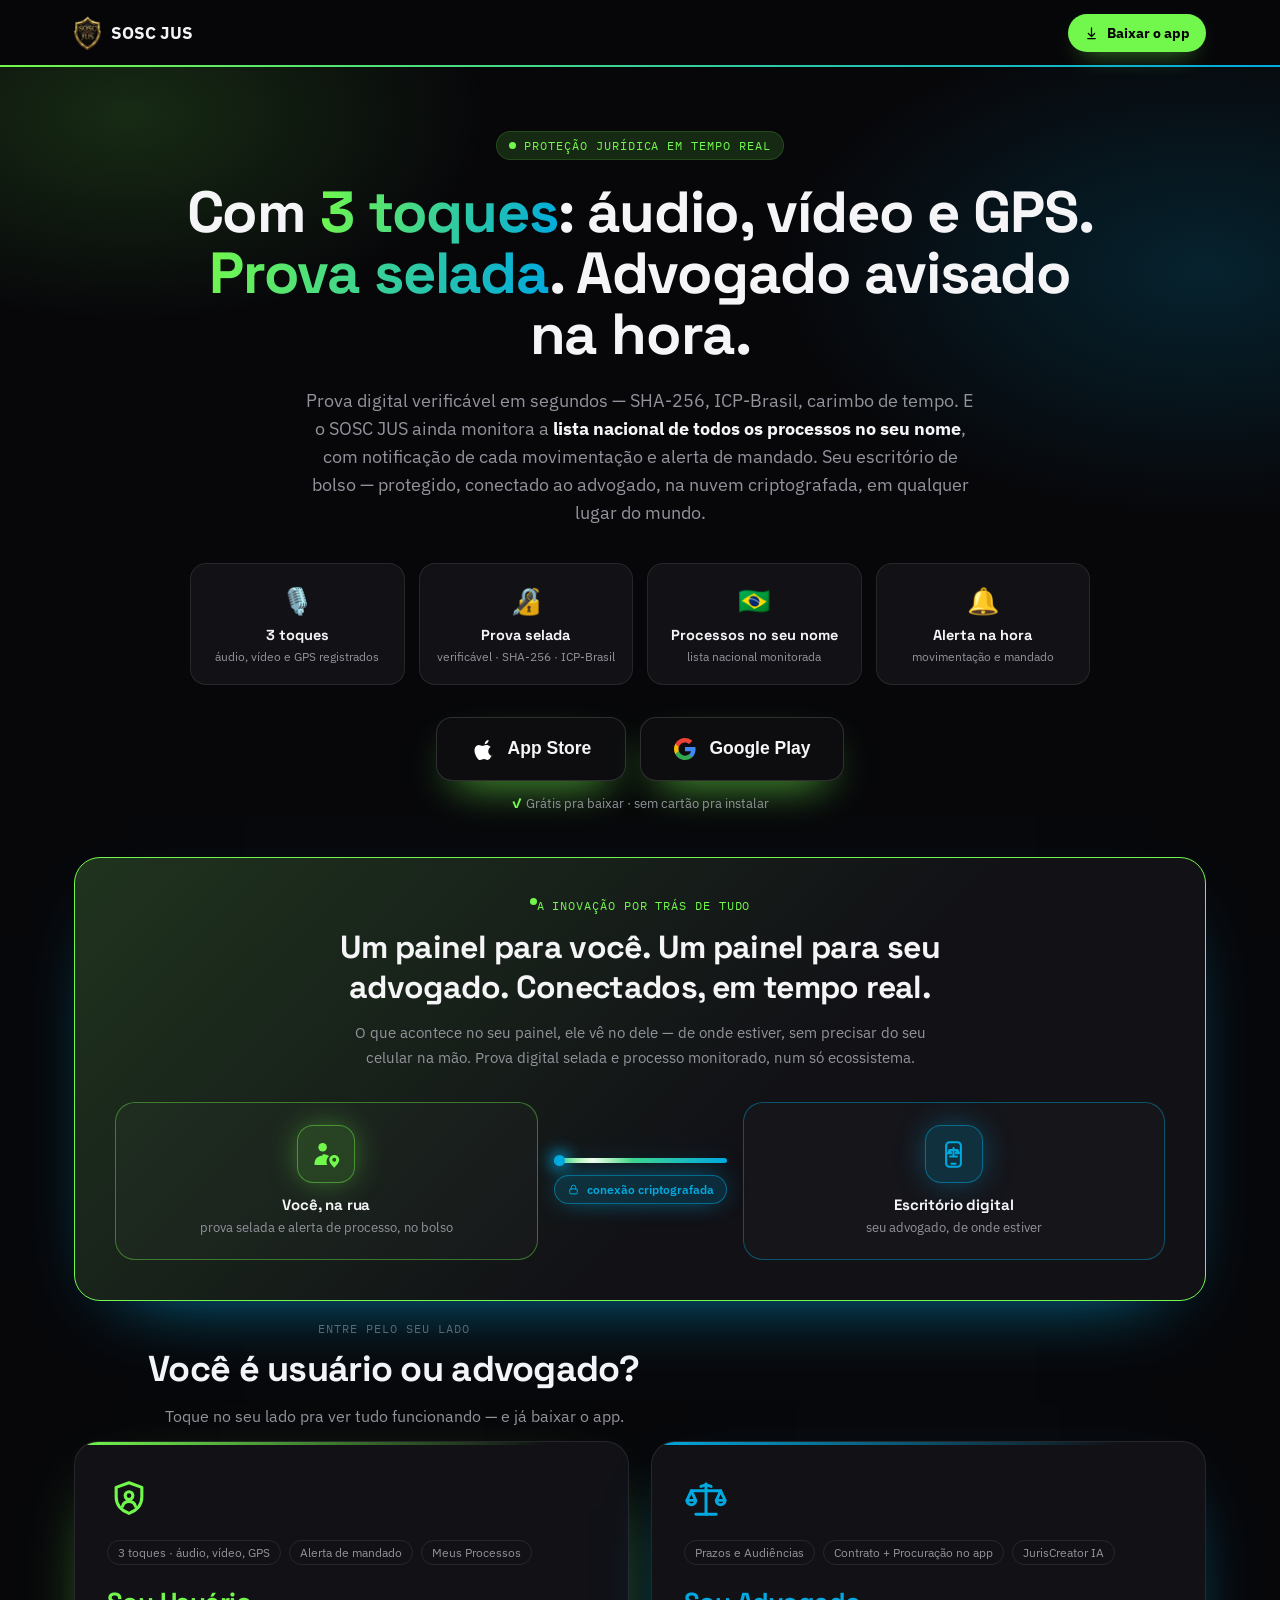
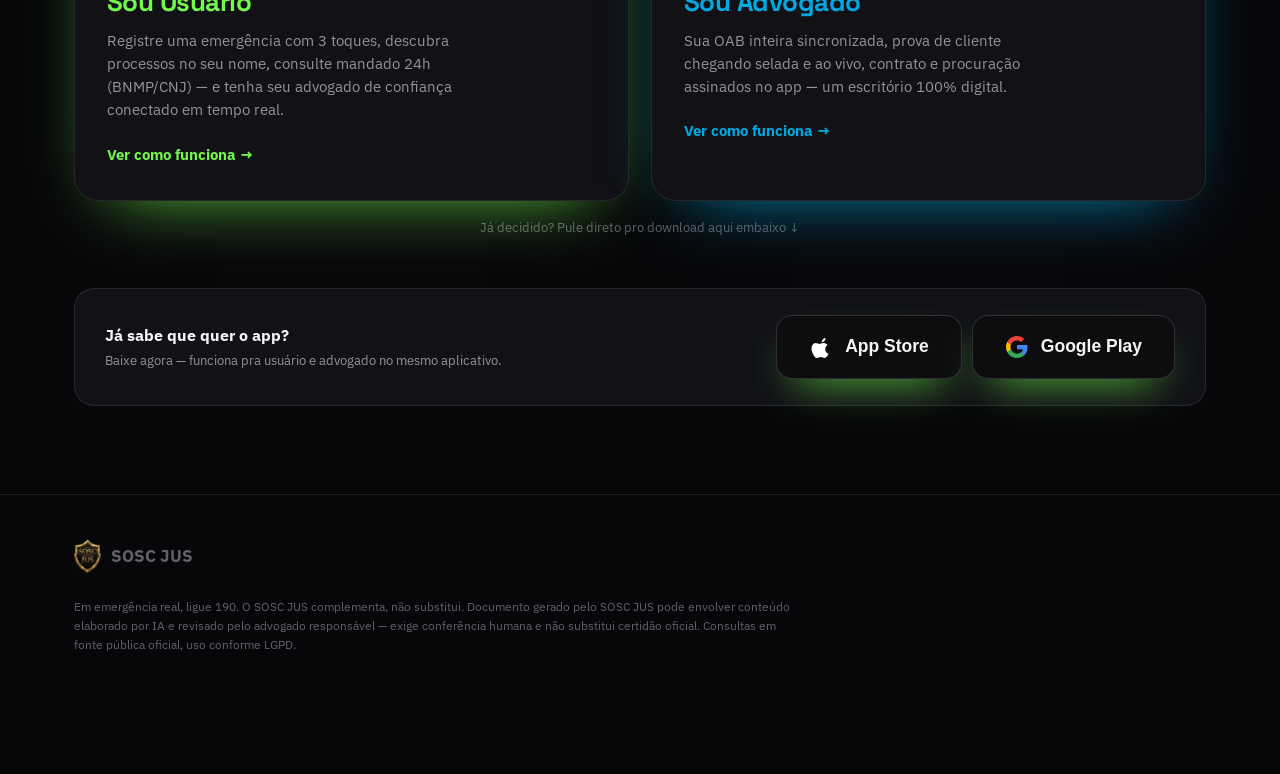
<file: index.html>
<!DOCTYPE html>
<html lang="pt-BR">
<head>
<!-- SOSC JUS landing · build v3 (lime+miami, demo interativa) -->
<meta name="theme-color" content="#07070a">
<!-- Meta Pixel -->
<script>
!function(f,b,e,v,n,t,s){if(f.fbq)return;n=f.fbq=function(){n.callMethod?
n.callMethod.apply(n,arguments):n.queue.push(arguments)};if(!f._fbq)f._fbq=n;
n.push=n;n.loaded=!0;n.version='2.0';n.queue=[];t=b.createElement(e);t.async=!0;
t.src=v;s=b.getElementsByTagName(e)[0];s.parentNode.insertBefore(t,s)}(window,
document,'script','https://connect.facebook.net/en_US/fbevents.js');
fbq('init','118535244890990');fbq('init','1975966769726416');fbq('track','PageView');
</script>
<noscript><img height="1" width="1" style="display:none" src="https://www.facebook.com/tr?id=118535244890990&ev=PageView&noscript=1"/></noscript>
<!-- End Meta Pixel -->

<meta charset="UTF-8">
<meta name="viewport" content="width=device-width, initial-scale=1.0">
<title>SOSC JUS — Proteção jurídica, todo santo dia</title>
<link rel="preconnect" href="https://fonts.googleapis.com">
<link rel="preconnect" href="https://fonts.gstatic.com" crossorigin>
<link href="https://fonts.googleapis.com/css2?family=Space+Grotesk:wght@500;600;700&family=IBM+Plex+Sans:wght@400;500;600;700&family=IBM+Plex+Mono:wght@400;500&display=swap" rel="stylesheet">
<link rel="stylesheet" href="assets/style.v3.css">
</head>
<body data-theme="chooser">

<header>
  <div class="nav">
    <a href="index.html" class="brand"><img src="images/logo.png" alt="SOSC JUS"> SOSC JUS</a>
    <div style="flex:1"></div>
    <a href="#" class="navcta" onclick="openStore(); return false;">
      <svg viewBox="0 0 24 24" fill="currentColor"><path d="M12 2a1 1 0 011 1v11.59l3.3-3.3a1 1 0 111.4 1.42l-5 5a1 1 0 01-1.4 0l-5-5a1 1 0 111.4-1.42l3.3 3.3V3a1 1 0 011-1zM5 20a1 1 0 011-1h12a1 1 0 110 2H6a1 1 0 01-1-1z"/></svg>
      <span id="navctatext">Baixar o app</span>
    </a>
  </div>
</header>

<section class="hero" style="padding-bottom:24px;">
  <div class="wrap" style="text-align:center;">
    <div class="eyebrow" style="margin-left:auto; margin-right:auto;"><span class="dot-live"></span> Proteção jurídica em tempo real</div>
    <h1 style="max-width:940px; margin-left:auto; margin-right:auto;">Com <span class="duo">3 toques</span>: áudio, vídeo e GPS.<br><span class="duo">Prova selada</span>. Advogado avisado na hora.</h1>
    <p class="sub" style="max-width:680px; margin-left:auto; margin-right:auto;">Prova digital verificável em segundos — SHA-256, ICP-Brasil, carimbo de tempo. E o SOSC JUS ainda monitora a <b style="color:var(--text)">lista nacional de todos os processos no seu nome</b>, com notificação de cada movimentação e alerta de mandado. Seu escritório de bolso — protegido, conectado ao advogado, na nuvem criptografada, em qualquer lugar do mundo.</p>

    <div class="hero-pillars">
      <div class="hp"><span class="hp-ic">🎙️</span><b>3 toques</b><span>áudio, vídeo e GPS registrados</span></div>
      <div class="hp"><span class="hp-ic">🔏</span><b>Prova selada</b><span>verificável · SHA-256 · ICP-Brasil</span></div>
      <div class="hp"><span class="hp-ic">🇧🇷</span><b>Processos no seu nome</b><span>lista nacional monitorada</span></div>
      <div class="hp"><span class="hp-ic">🔔</span><b>Alerta na hora</b><span>movimentação e mandado</span></div>
    </div>

    <div class="hero-download">
      <button class="storebadge big brandcolor" onclick="openStore('ios')">
        <svg viewBox="0 0 24 24" fill="#fff"><path d="M16.5 3c.15 1.06-.27 2.11-.9 2.87-.66.8-1.75 1.42-2.8 1.34-.16-1.03.32-2.1.95-2.83C14.44 3.53 15.5 3.03 16.5 3zM20.7 17.2c-.5 1.14-.74 1.65-1.38 2.66-.9 1.4-2.16 3.15-3.72 3.16-1.39.02-1.75-.9-3.63-.9-1.88 0-2.29.88-3.68.92-1.56.05-2.75-1.5-3.65-2.9C2.53 16.9 1.9 13.3 3 10.86c.78-1.75 2.2-2.86 3.75-2.88 1.42-.03 2.76.96 3.63.96.86 0 2.5-1.19 4.21-1.02.72.03 2.74.29 4.04 2.19-.1.07-2.41 1.41-2.38 4.2.03 3.33 2.92 4.44 2.95 4.45-.03.08-.46 1.58-1.5 3.14z"/></svg>
        App Store
      </button>
      <button class="storebadge big brandcolor" onclick="openStore('android')">
        <svg viewBox="0 0 24 24" width="18" height="18">
          <path fill="#4285F4" d="M22.56 12.25c0-.78-.07-1.53-.2-2.25H12v4.26h5.92c-.26 1.37-1.04 2.53-2.21 3.31v2.77h3.57c2.08-1.92 3.28-4.74 3.28-8.09z"/>
          <path fill="#34A853" d="M12 23c2.97 0 5.46-.98 7.28-2.66l-3.57-2.77c-.98.66-2.23 1.06-3.71 1.06-2.86 0-5.29-1.93-6.16-4.53H2.18v2.84C3.99 20.53 7.7 23 12 23z"/>
          <path fill="#FBBC05" d="M5.84 14.09c-.22-.66-.35-1.36-.35-2.09s.13-1.43.35-2.09V7.07H2.18C1.43 8.55 1 10.22 1 12s.43 3.45 1.18 4.93l2.85-2.22.81-.62z"/>
          <path fill="#EA4335" d="M12 5.38c1.62 0 3.06.56 4.21 1.64l3.15-3.15C17.45 2.09 14.97 1 12 1 7.7 1 3.99 3.47 2.18 7.07l3.66 2.84c.87-2.6 3.3-4.53 6.16-4.53z"/>
        </svg>
        Google Play
      </button>
    </div>
    <p class="hero-free">Grátis pra baixar · sem cartão pra instalar</p>
  </div>
</section>

<!-- teaser da conexão painel-a-painel -->
<section style="padding-top:0; padding-bottom:20px;">
  <div class="wrap">
    <div class="connect-banner" style="text-align:center;">
      <div class="cb-eyebrow" style="justify-content:center; display:flex;"><span class="dot-live"></span> A inovação por trás de tudo</div>
      <h2 style="margin-left:auto; margin-right:auto;">Um painel para você. Um painel para seu advogado. Conectados, em tempo real.</h2>
      <p style="margin-left:auto; margin-right:auto;">O que acontece no seu painel, ele vê no dele — de onde estiver, sem precisar do seu celular na mão. Prova digital selada e processo monitorado, num só ecossistema.</p>
      <div class="cx">
        <div class="cx-node user">
          <div class="cx-ic"><svg viewBox="0 0 24 24" fill="currentColor" fill-rule="evenodd" width="31" height="31" style="width:31px; height:31px;"><circle cx="9" cy="6.4" r="3.3"/><path d="M9 12.7c-3.5 0-6.3 2.8-6.3 6.2 0 .4 0 .9.1 1.3h9.8c-.4-.8-.6-1.6-.6-2.5 0-1.8.8-3.4 2-4.5-1.4-.9-3-1.4-4.7-1.4-.1 0-.2 0-.3 0Z"/><path d="M18 12.3c-2.2 0-3.9 1.7-3.9 3.8 0 2.7 3.9 6.1 3.9 6.1s3.9-3.4 3.9-6.1c0-2.1-1.7-3.8-3.9-3.8Zm0 2.3a1.5 1.5 0 1 0 0 3 1.5 1.5 0 0 0 0-3Z"/></svg></div>
          <div class="cx-name">Você, na rua</div>
          <div class="cx-sub">prova selada e alerta de processo, no bolso</div>
        </div>
        <div class="cx-link">
          <div class="cx-wire"><span class="cx-dot"></span></div>
          <div class="cx-badge"><svg viewBox="0 0 24 24" fill="none" stroke="currentColor" stroke-width="1.8" stroke-linecap="round" stroke-linejoin="round" width="13" height="13" style="width:13px; height:13px;"><rect x="5" y="11" width="14" height="9" rx="2"/><path d="M8 11V8a4 4 0 0 1 8 0v3"/></svg><span>conexão criptografada</span></div>
        </div>
        <div class="cx-node office">
          <div class="cx-ic"><svg viewBox="0 0 24 24" fill="none" stroke="currentColor" stroke-width="1.6" stroke-linecap="round" stroke-linejoin="round" width="31" height="31" style="width:31px; height:31px;"><rect x="6.3" y="2.5" width="11.4" height="19" rx="2.6"/><path d="M10.4 19.2h3.2"/><path d="M12 7v6.6M9.3 13.6h5.4"/><path d="M9 8.5h6"/><path d="M9 8.5 7.8 11.1h2.4L9 8.5Z"/><path d="M15 8.5 13.8 11.1h2.4L15 8.5Z"/></svg></div>
          <div class="cx-name">Escritório digital</div>
          <div class="cx-sub">seu advogado, de onde estiver</div>
        </div>
      </div>
    </div>
  </div>
</section>

<section style="padding-top:0;">
  <div class="wrap">
    <div class="sec-head" style="text-align:center; margin-bottom:6px;">
      <div class="sec-eyebrow" style="justify-content:center; display:flex;">Entre pelo seu lado</div>
      <h2>Você é usuário ou advogado?</h2>
      <p style="margin-left:auto; margin-right:auto;">Toque no seu lado pra ver tudo funcionando — e já baixar o app.</p>
    </div>
    <div class="choosegrid">

      <a href="usuario.html" class="choosecard c-usuario">
        <span class="cc-icon" style="color:var(--lime)"><svg viewBox="0 0 24 24" width="44" height="44" fill="none" stroke="currentColor" stroke-width="1.7" stroke-linecap="round" stroke-linejoin="round"><path d="M12 2.6l7 2.5v5.3c0 4.3-2.9 7.5-7 8.9-4.1-1.4-7-4.6-7-8.9V5.1l7-2.5Z"/><circle cx="12" cy="9.6" r="2.1"/><path d="M8.5 15.4c.4-1.7 1.8-2.6 3.5-2.6s3.1.9 3.5 2.6"/></svg></span>
        <div class="cc-tags">
          <span>3 toques · áudio, vídeo, GPS</span><span>Alerta de mandado</span><span>Meus Processos</span>
        </div>
        <h3 style="color:var(--lime);">Sou Usuário</h3>
        <p>Registre uma emergência com 3 toques, descubra processos no seu nome, consulte mandado 24h (BNMP/CNJ) — e tenha seu advogado de confiança conectado em tempo real.</p>
        <span class="cc-cta">Ver como funciona →</span>
      </a>

      <a href="advogado.html" class="choosecard c-advogado">
        <span class="cc-icon" style="color:var(--miami)"><svg viewBox="0 0 24 24" width="44" height="44" fill="none" stroke="currentColor" stroke-width="1.6" stroke-linecap="round" stroke-linejoin="round"><path d="M12 3.2v16.6"/><path d="M6.5 19.8h11"/><path d="M4 7h16"/><path d="M9.2 4.6 12 3.7l2.8.9"/><path d="M4 7 1.6 12.2h4.8L4 7Z"/><path d="M20 7l-2.4 5.2h4.8L20 7Z"/><path d="M1.6 12.2a2.4 2.4 0 0 0 4.8 0M17.6 12.2a2.4 2.4 0 0 0 4.8 0"/></svg></span>
        <div class="cc-tags">
          <span>Prazos e Audiências</span><span>Contrato + Procuração no app</span><span>JurisCreator IA</span>
        </div>
        <h3 style="color:var(--miami);">Sou Advogado</h3>
        <p>Sua OAB inteira sincronizada, prova de cliente chegando selada e ao vivo, contrato e procuração assinados no app — um escritório 100% digital.</p>
        <span class="cc-cta">Ver como funciona →</span>
      </a>

    </div>
    <p style="text-align:center; color:var(--muted-2); font-size:13px; margin-top:18px;">Já decidido? Pule direto pro download aqui embaixo ↓</p>

    <div class="direct-download">
      <div class="dd-text">
        <b>Já sabe que quer o app?</b>
        <span>Baixe agora — funciona pra usuário e advogado no mesmo aplicativo.</span>
      </div>
      <div class="storebtns">
        <button class="storebadge big brandcolor" onclick="openStore('ios')">
          <svg viewBox="0 0 24 24" fill="#fff"><path d="M16.5 3c.15 1.06-.27 2.11-.9 2.87-.66.8-1.75 1.42-2.8 1.34-.16-1.03.32-2.1.95-2.83C14.44 3.53 15.5 3.03 16.5 3zM20.7 17.2c-.5 1.14-.74 1.65-1.38 2.66-.9 1.4-2.16 3.15-3.72 3.16-1.39.02-1.75-.9-3.63-.9-1.88 0-2.29.88-3.68.92-1.56.05-2.75-1.5-3.65-2.9C2.53 16.9 1.9 13.3 3 10.86c.78-1.75 2.2-2.86 3.75-2.88 1.42-.03 2.76.96 3.63.96.86 0 2.5-1.19 4.21-1.02.72.03 2.74.29 4.04 2.19-.1.07-2.41 1.41-2.38 4.2.03 3.33 2.92 4.44 2.95 4.45-.03.08-.46 1.58-1.5 3.14z"/></svg>
          App Store
        </button>
        <button class="storebadge big brandcolor" onclick="openStore('android')">
          <svg viewBox="0 0 24 24" width="18" height="18">
            <path fill="#4285F4" d="M22.56 12.25c0-.78-.07-1.53-.2-2.25H12v4.26h5.92c-.26 1.37-1.04 2.53-2.21 3.31v2.77h3.57c2.08-1.92 3.28-4.74 3.28-8.09z"/>
            <path fill="#34A853" d="M12 23c2.97 0 5.46-.98 7.28-2.66l-3.57-2.77c-.98.66-2.23 1.06-3.71 1.06-2.86 0-5.29-1.93-6.16-4.53H2.18v2.84C3.99 20.53 7.7 23 12 23z"/>
            <path fill="#FBBC05" d="M5.84 14.09c-.22-.66-.35-1.36-.35-2.09s.13-1.43.35-2.09V7.07H2.18C1.43 8.55 1 10.22 1 12s.43 3.45 1.18 4.93l2.85-2.22.81-.62z"/>
            <path fill="#EA4335" d="M12 5.38c1.62 0 3.06.56 4.21 1.64l3.15-3.15C17.45 2.09 14.97 1 12 1 7.7 1 3.99 3.47 2.18 7.07l3.66 2.84c.87-2.6 3.3-4.53 6.16-4.53z"/>
          </svg>
          Google Play
        </button>
      </div>
    </div>
  </div>
</section>

<footer>
  <div class="wrap">
    <div class="foot-row">
      <div class="brand"><img src="images/logo.png" alt="SOSC JUS"> SOSC JUS</div>
    </div>
    <div class="disclaimer">
      Em emergência real, ligue 190. O SOSC JUS complementa, não substitui. Documento gerado pelo SOSC JUS pode
      envolver conteúdo elaborado por IA e revisado pelo advogado responsável — exige conferência humana e não
      substitui certidão oficial. Consultas em fonte pública oficial, uso conforme LGPD.
    </div>
  </div>
</footer>

<script src="assets/app.v3.js"></script>
</body>
</html>
</file>
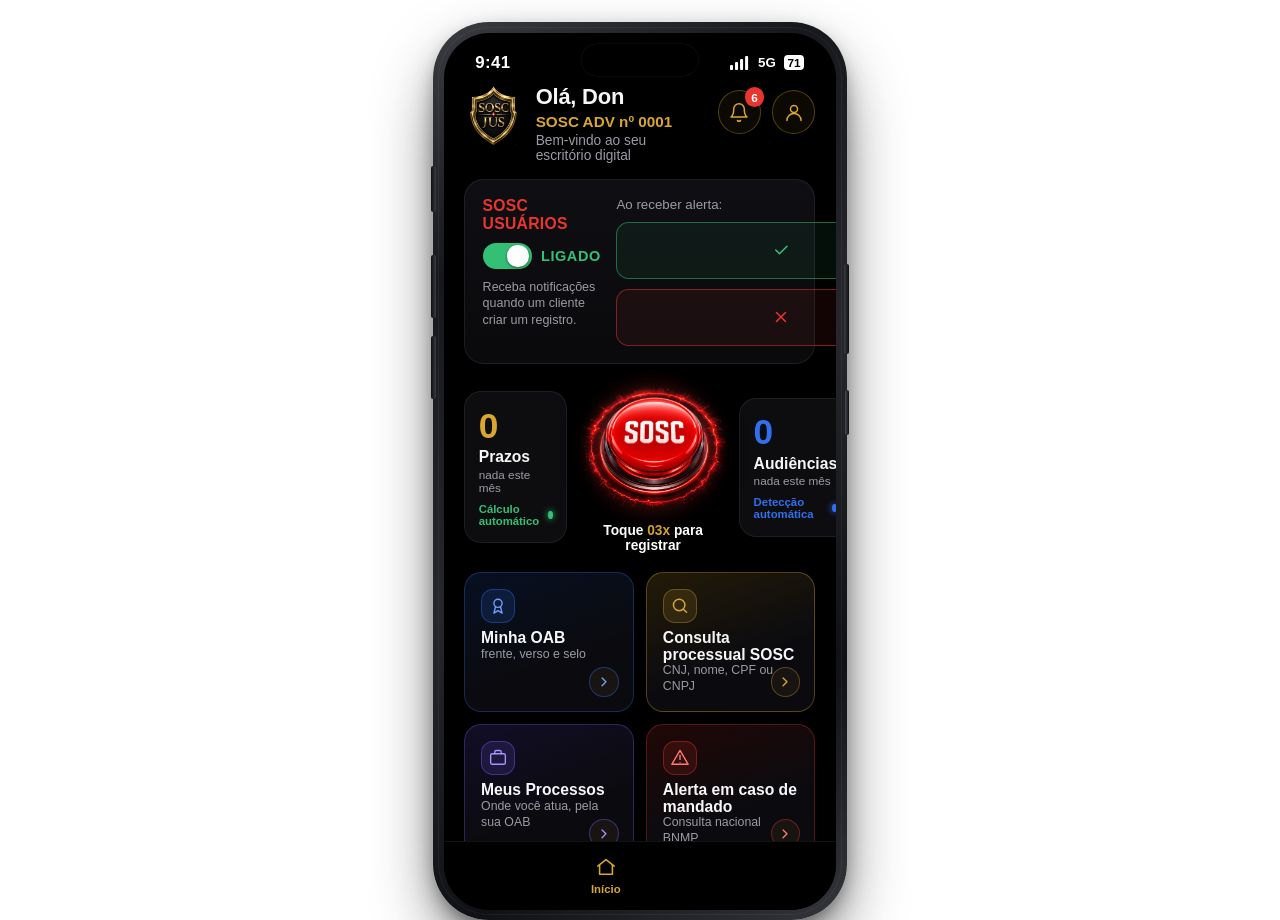
<file: demo-advogado-v3.html>
<!DOCTYPE html>
<html lang="pt-BR">
<head>
<meta charset="UTF-8">
<meta name="viewport" content="width=device-width, initial-scale=1, viewport-fit=cover">
<title>SOSC JUS — Protótipo Advogado</title>
<style>
/* ============================================================
   SOSC JUS · Protótipo interativo (lado ADVOGADO)
   Identidade fixa: dourado #D8A631 fosco · fundo #000 puro
   Fluxo herói: Home → Gravando (Prerrogativas) → Prova selada
   ============================================================ */

:root{
  --bg:#000000;
  --gold:#D8A631;
  --gold-2:#f0c761;
  --gold-soft:rgba(216,166,49,.13);
  --gold-line:rgba(216,166,49,.34);
  --ink:#f6f6f8;
  --ink-dim:#9b9ba4;
  --ink-mute:#6d6d76;
  --card:#0d0d10;
  --card-2:#141419;
  --line:rgba(255,255,255,.075);
  --red:#e8362f;
  --red-deep:#7a0d0a;
  --green:#33c076;
  --blue:#2f6ff0;
  --purple:#7a5cff;
}

*{box-sizing:border-box;margin:0;padding:0;-webkit-tap-highlight-color:transparent}
html,body{height:100%}
body{
  background:radial-gradient(120% 80% at 50% -10%,#17171b 0%,#0a0a0c 45%,#000 100%);
  font-family:-apple-system,"SF Pro Display","SF Pro Text","Segoe UI",Roboto,Helvetica,Arial,sans-serif;
  color:var(--ink);
  display:grid;place-items:center;
  min-height:100svh;padding:22px 14px;
  overflow-x:hidden;
}

/* ---------- iPhone 17 Pro Max frame ---------- */
.stage{display:grid;place-items:center;gap:14px}
.phone{
  --pw:min(400px, 92vw, calc((100svh - 58px) * .462));
  width:var(--pw);
  aspect-ratio:1320/2868;
  position:relative;
  border-radius:calc(var(--pw)*.135);
  padding:calc(var(--pw)*.026);
  background:
    linear-gradient(145deg,#3a3c42 0%,#17181c 22%,#26272c 50%,#101114 78%,#34363c 100%);
  box-shadow:
    0 0 0 1px rgba(255,255,255,.06),
    0 30px 70px -18px rgba(0,0,0,.85),
    0 8px 26px -10px rgba(0,0,0,.7);
}
.phone::after{ /* inner metallic highlight */
  content:"";position:absolute;inset:calc(var(--pw)*.012);
  border-radius:calc(var(--pw)*.125);
  box-shadow:inset 0 0 0 1px rgba(255,255,255,.05);
  pointer-events:none;
}
/* side buttons */
.btn-side{position:absolute;background:linear-gradient(90deg,#0d0e10,#3a3c42);border-radius:2px}
.b-action{left:calc(var(--pw)*-.006);top:16%;width:calc(var(--pw)*.012);height:5.2%}
.b-vol-u{left:calc(var(--pw)*-.006);top:26%;width:calc(var(--pw)*.012);height:7%}
.b-vol-d{left:calc(var(--pw)*-.006);top:35%;width:calc(var(--pw)*.012);height:7%}
.b-power{right:calc(var(--pw)*-.006);top:27%;width:calc(var(--pw)*.012);height:10%;background:linear-gradient(270deg,#0d0e10,#3a3c42)}
.b-cam{right:calc(var(--pw)*-.005);top:41%;width:calc(var(--pw)*.01);height:5%;background:linear-gradient(270deg,#0d0e10,#4a4c52)}

/* ---------- Screen viewport (the display) ---------- */
.viewport{
  position:relative;width:100%;height:100%;
  border-radius:calc(var(--pw)*.11);
  overflow:hidden;background:var(--bg);
  container-type:inline-size;
  display:flex;flex-direction:column;
  isolation:isolate;
}

/* Status bar */
.statusbar{
  position:relative;z-index:6;flex:0 0 auto;
  height:12.6cqw;display:flex;align-items:center;justify-content:space-between;
  padding:2.6cqw 8cqw 0;font-weight:600;color:#fff;
}
.sb-time{font-size:4.3cqw;letter-spacing:.02em;font-weight:700}
.sb-right{display:flex;align-items:center;gap:2cqw}
.sb-right svg{height:3.6cqw;width:auto;fill:#fff}
.sb-batt{display:flex;align-items:center;gap:.6cqw}
.sb-batt b{font-size:3cqw;color:#000;background:#fff;border-radius:1cqw;padding:.2cqw 1cqw;font-weight:800}
/* Dynamic Island */
.island{
  position:absolute;z-index:7;top:2.7cqw;left:50%;transform:translateX(-50%);
  width:30cqw;height:8.4cqw;background:#000;border-radius:6cqw;
  box-shadow:0 0 0 .5px rgba(255,255,255,.08);
}

/* ---------- Screens ---------- */
.screens{position:relative;flex:1 1 auto;min-height:0}
.screen{
  position:absolute;inset:0;display:flex;flex-direction:column;
  opacity:0;visibility:hidden;transform:translateX(6%);
  transition:opacity .32s ease, transform .38s cubic-bezier(.22,.61,.36,1), visibility 0s .38s;
}
.screen.is-active{opacity:1;visibility:visible;transform:none;transition:opacity .3s ease, transform .4s cubic-bezier(.22,.61,.36,1)}
.screen.is-back{transform:translateX(-6%)}

.scroll{flex:1 1 auto;min-height:0;overflow-y:auto;overflow-x:hidden;-webkit-overflow-scrolling:touch;scrollbar-width:none}
.scroll::-webkit-scrollbar{display:none}
.pad{padding:0 5.2cqw 8cqw}

/* In-screen top bar (subscreens) */
.appbar{flex:0 0 auto;display:flex;align-items:center;gap:3cqw;padding:1.5cqw 5cqw 3cqw}
.back{display:inline-flex;align-items:center;gap:1.4cqw;background:#141419;border:1px solid var(--line);
  color:#fff;font-weight:700;font-size:4.1cqw;padding:2.4cqw 4cqw;border-radius:9cqw;cursor:pointer}
.back svg{height:4.2cqw;stroke:#fff}
.appbar h2{font-size:4.4cqw;color:var(--gold);font-weight:800;letter-spacing:.01em}

/* ---------- Home header ---------- */
.hdr{display:flex;gap:3.2cqw;align-items:flex-start;padding:1cqw 0 4cqw}
.shield{flex:0 0 auto;width:15cqw;height:15cqw;object-fit:contain;display:block;filter:drop-shadow(0 2px 6px rgba(0,0,0,.55))}
.hdr-txt{flex:1 1 auto;min-width:0}
.hdr-hello{font-size:5.6cqw;font-weight:800;line-height:1.02;letter-spacing:-.01em}
.hdr-role{color:var(--gold);font-weight:800;font-size:3.9cqw;margin-top:1.2cqw}
.hdr-sub{color:var(--ink-dim);font-size:3.5cqw;margin-top:.8cqw}
.hdr-ic{display:flex;gap:2.6cqw;flex:0 0 auto;padding-top:1cqw}
.iconbtn{position:relative;width:11.2cqw;height:11.2cqw;border-radius:50%;border:1px solid var(--gold-line);
  display:grid;place-items:center;cursor:pointer;background:rgba(216,166,49,.05)}
.iconbtn svg{height:5.4cqw;stroke:var(--gold)}
.badge{position:absolute;top:-1cqw;right:-1cqw;min-width:5cqw;height:5cqw;padding:0 1.4cqw;background:var(--red);
  color:#fff;border-radius:5cqw;font-size:3cqw;font-weight:800;display:grid;place-items:center}

/* Alert/attendance card */
.att{border:1px solid var(--line);background:linear-gradient(180deg,#0f0f13,#0a0a0d);border-radius:5cqw;
  padding:4.4cqw;display:grid;grid-template-columns:1fr 1.15fr;gap:4cqw;margin-bottom:4.4cqw}
.att-l h3{color:var(--red);font-weight:800;font-size:4cqw;letter-spacing:.02em}
.toggle{display:flex;align-items:center;gap:2.4cqw;margin:2.4cqw 0}
.sw{width:12.5cqw;height:6.8cqw;border-radius:6cqw;background:#2a2a30;position:relative;cursor:pointer;transition:background .25s;flex:0 0 auto}
.sw i{position:absolute;top:.7cqw;left:.7cqw;width:5.4cqw;height:5.4cqw;border-radius:50%;background:#fff;transition:transform .25s;box-shadow:0 1px 3px rgba(0,0,0,.5)}
.sw.on{background:var(--green)}
.sw.on i{transform:translateX(5.6cqw)}
.sw-lbl{font-weight:800;font-size:3.7cqw;color:var(--green);letter-spacing:.04em}
.sw-lbl.off{color:var(--ink-mute)}
.att-l p{color:var(--ink-dim);font-size:3.2cqw;line-height:1.32}
.att-r .cap{color:var(--ink-dim);font-size:3.4cqw;margin-bottom:2.4cqw}
.pill{display:flex;align-items:center;gap:2.2cqw;border-radius:3.2cqw;padding:3cqw 3.4cqw;font-weight:800;font-size:3.7cqw;cursor:pointer;border:1px solid;margin-bottom:2.4cqw}
.pill svg{height:4.6cqw;flex:0 0 auto}
.pill.ok{border-color:rgba(51,192,118,.5);background:rgba(51,192,118,.08);color:#fff}
.pill.ok svg{stroke:var(--green)}
.pill.no{border-color:rgba(232,54,47,.5);background:rgba(232,54,47,.07);color:#fff;margin-bottom:0}
.pill.no svg{stroke:var(--red)}

/* SOS row */
.sosrow{display:grid;grid-template-columns:1fr 1.28fr 1fr;gap:3cqw;align-items:center;margin-bottom:5cqw}
.stat{background:var(--card);border:1px solid var(--line);border-radius:4.4cqw;padding:4cqw 3.4cqw;min-height:33cqw;display:flex;flex-direction:column;justify-content:space-between}
.stat .n{font-size:9cqw;font-weight:800;line-height:1;color:var(--gold)}
.stat.blue .n{color:var(--blue)}
.stat .t{font-weight:800;font-size:4cqw;margin-top:1.4cqw}
.stat .d{color:var(--ink-dim);font-size:3cqw;margin-top:.4cqw}
.stat .auto{margin-top:2.2cqw;font-size:2.9cqw;font-weight:700;color:var(--green);display:flex;align-items:center;gap:1.4cqw}
.stat .auto::after{content:"";width:2cqw;height:2cqw;border-radius:50%;background:var(--green);box-shadow:0 0 6px var(--green)}
.stat.blue .auto{color:var(--blue)}
.stat.blue .auto::after{background:var(--blue);box-shadow:0 0 6px var(--blue)}

.sos-wrap{display:flex;flex-direction:column;align-items:center;gap:2cqw}
.sos{position:relative;width:38cqw;height:38cqw;border:none;cursor:pointer;background:transparent;padding:0;display:grid;place-items:center;margin:-2cqw 0}
.sos img{width:100%;height:100%;object-fit:contain;filter:drop-shadow(0 4px 10px rgba(0,0,0,.5));transition:transform .12s ease;position:relative;z-index:1}
.sos:active img{transform:scale(.94)}
.sos.armed img{animation:sosBeat .5s ease}
@keyframes sosBeat{50%{transform:scale(1.05)}}
.sos::before{content:"";position:absolute;inset:16%;border-radius:50%;box-shadow:0 0 24px 8px rgba(232,54,47,.4);animation:sosGlow 1.9s ease-in-out infinite;z-index:0}
.sos.armed::before{animation-duration:.9s;box-shadow:0 0 30px 12px rgba(255,150,60,.5)}
@keyframes sosGlow{0%,100%{opacity:.45}50%{opacity:1}}
.sos-cap{font-weight:800;font-size:3.5cqw;text-align:center;color:#fff}
.sos-cap b{color:var(--gold)}

/* Cards grid */
.grid{display:grid;grid-template-columns:1fr 1fr;gap:3.2cqw}
.card{position:relative;border-radius:4.4cqw;border:1px solid var(--line);background:var(--card);
  padding:4cqw;min-height:24cqw;cursor:pointer;display:flex;flex-direction:column;gap:2cqw;
  transition:transform .12s ease, border-color .2s}
.card:active{transform:scale(.97)}
.card.wide{grid-column:1/-1;flex-direction:row;align-items:center;min-height:16cqw}
.card .ico{width:8.6cqw;height:8.6cqw;border-radius:3cqw;display:grid;place-items:center;background:var(--gold-soft);border:1px solid var(--gold-line);flex:0 0 auto}
.card .ico svg{height:5cqw;stroke:var(--gold)}
.card h4{font-weight:800;font-size:4cqw;line-height:1.05}
.card p{color:var(--ink-dim);font-size:3.15cqw;line-height:1.28}
.card .go{position:absolute;right:3.6cqw;bottom:3.6cqw;width:7.6cqw;height:7.6cqw;border-radius:50%;border:1px solid var(--gold-line);display:grid;place-items:center;background:rgba(216,166,49,.06)}
.card.wide .go{position:static;margin-left:auto}
.card .go svg{height:4cqw;stroke:var(--gold)}
.card .wrap{flex:1 1 auto}
/* tints */
.t-blue{background:linear-gradient(160deg,rgba(47,111,240,.14),#0b0b0f 60%);border-color:rgba(47,111,240,.32)}
.t-blue .ico{background:rgba(47,111,240,.14);border-color:rgba(47,111,240,.4)}.t-blue .ico svg{stroke:#6ea0ff}.t-blue .go{border-color:rgba(47,111,240,.4)}.t-blue .go svg{stroke:#6ea0ff}
.t-red{background:linear-gradient(160deg,rgba(232,54,47,.14),#0b0b0f 60%);border-color:rgba(232,54,47,.32)}
.t-red .ico{background:rgba(232,54,47,.13);border-color:rgba(232,54,47,.4)}.t-red .ico svg{stroke:#ff7a74}.t-red .go{border-color:rgba(232,54,47,.4)}.t-red .go svg{stroke:#ff7a74}
.t-purple{background:linear-gradient(160deg,rgba(122,92,255,.15),#0b0b0f 60%);border-color:rgba(122,92,255,.32)}
.t-purple .ico{background:rgba(122,92,255,.14);border-color:rgba(122,92,255,.4)}.t-purple .ico svg{stroke:#a892ff}.t-purple .go{border-color:rgba(122,92,255,.4)}.t-purple .go svg{stroke:#a892ff}
.t-green{background:linear-gradient(160deg,rgba(51,192,118,.14),#0b0b0f 60%);border-color:rgba(51,192,118,.32)}
.t-green .ico{background:rgba(51,192,118,.13);border-color:rgba(51,192,118,.4)}.t-green .ico svg{stroke:#57d99a}.t-green .go{border-color:rgba(51,192,118,.4)}.t-green .go svg{stroke:#57d99a}
.t-gold{background:linear-gradient(160deg,rgba(216,166,49,.16),#0b0b0f 62%);border-color:var(--gold-line)}

/* ---------- Tab bar ---------- */
.tabbar{flex:0 0 auto;z-index:6;display:grid;grid-template-columns:repeat(4,1fr);
  padding:2.2cqw 3cqw calc(env(safe-area-inset-bottom) + 2.4cqw);gap:1cqw;
  background:linear-gradient(180deg,rgba(0,0,0,.2),#000 60%);border-top:1px solid var(--line)}
.tab{display:flex;flex-direction:column;align-items:center;gap:1.2cqw;padding:1.4cqw 0;border-radius:3cqw;cursor:pointer;position:relative}
.tab svg{height:5.6cqw;stroke:var(--ink-mute);fill:none}
.tab span{font-size:2.9cqw;font-weight:700;color:var(--ink-mute)}
.tab.on svg{stroke:var(--gold)}
.tab.on span{color:var(--gold)}
.tab .dot{position:absolute;top:.4cqw;right:22%;width:2.2cqw;height:2.2cqw;border-radius:50%;background:var(--blue)}

/* ---------- Recording screen ---------- */
.rec-top{flex:0 0 auto;margin:1cqw 5cqw 3cqw;border:1px solid var(--gold-line);border-radius:4cqw;padding:3.4cqw 4cqw;background:linear-gradient(180deg,rgba(216,166,49,.08),rgba(0,0,0,0))}
.rec-top .row1{display:flex;align-items:center;gap:2.4cqw}
.rec-top .row1 svg{height:5.4cqw;stroke:var(--gold)}
.rec-top .row1 b{color:var(--gold);font-weight:800;font-size:4.6cqw;letter-spacing:.04em}
.rec-top .row1 .id{margin-left:auto;color:var(--ink-dim);font-weight:700;font-size:3.6cqw}
.rec-top .row2{color:var(--red);font-weight:700;font-size:3.3cqw;margin-top:1.6cqw;display:flex;align-items:center;gap:1.6cqw}
.rec-top .row2::before{content:"";width:2.4cqw;height:2.4cqw;border-radius:50%;background:var(--red);animation:blink 1s steps(2) infinite}
@keyframes blink{50%{opacity:.15}}

.preview{margin:0 5cqw;border-radius:4.4cqw;overflow:hidden;position:relative;aspect-ratio:16/10;
  background:
    radial-gradient(120% 140% at 30% 0%,#2a3340 0%,#10151c 55%,#080a0e 100%);
  border:1px solid rgba(255,255,255,.06)}
.preview::after{content:"";position:absolute;inset:0;background:
  repeating-linear-gradient(0deg,rgba(255,255,255,.03) 0 1px,transparent 1px 3px);opacity:.5}
.pv-grid{position:absolute;inset:8%;border:1px solid rgba(120,200,255,.18);border-radius:2cqw}
.pv-grid::before,.pv-grid::after{content:"";position:absolute;background:rgba(120,200,255,.14)}
.pv-grid::before{left:33%;top:0;bottom:0;width:1px;box-shadow:33.4cqw 0 rgba(120,200,255,.14)}
.pv-grid::after{top:33%;left:0;right:0;height:1px;box-shadow:0 22cqw rgba(120,200,255,.14)}
.pv-reticle{position:absolute;top:50%;left:50%;width:16cqw;height:16cqw;transform:translate(-50%,-50%);border:1px solid rgba(120,200,255,.35);border-radius:50%}
.pv-reticle::after{content:"";position:absolute;inset:38%;border-radius:50%;background:rgba(120,200,255,.25)}
.pv-rec{position:absolute;top:4cqw;left:4cqw;display:flex;align-items:center;gap:1.8cqw;background:rgba(0,0,0,.55);padding:1.6cqw 3cqw;border-radius:6cqw;font-weight:800;font-size:3.4cqw}
.pv-rec::before{content:"";width:2.6cqw;height:2.6cqw;border-radius:50%;background:var(--red);animation:blink 1s steps(2) infinite}
.pv-timer{position:absolute;top:4cqw;right:4cqw;background:rgba(0,0,0,.55);padding:1.6cqw 3cqw;border-radius:6cqw;font-weight:800;font-size:3.6cqw;font-variant-numeric:tabular-nums}
.pv-live{position:absolute;top:12.5cqw;right:4cqw;display:flex;align-items:center;gap:1.4cqw;color:var(--green);font-weight:800;font-size:3.2cqw;background:rgba(0,0,0,.4);padding:1.2cqw 2.6cqw;border-radius:6cqw;border:1px solid rgba(51,192,118,.4)}
.pv-live::before{content:"";width:2cqw;height:2cqw;border-radius:50%;background:var(--green)}
.pv-cam{position:absolute;bottom:4cqw;right:4cqw;display:flex;align-items:center;gap:1.6cqw;background:rgba(0,0,0,.55);padding:1.6cqw 3cqw;border-radius:6cqw;font-weight:700;font-size:3.3cqw}
.pv-cam svg{height:4cqw;stroke:#fff}

.encerrar{margin:4.4cqw auto 1cqw;display:flex;flex-direction:column;align-items:center;gap:2cqw}
.stopbtn{width:19cqw;height:19cqw;border-radius:50%;border:1.4cqw solid #fff;background:transparent;display:grid;place-items:center;cursor:pointer;position:relative}
.stopbtn i{width:7cqw;height:7cqw;border-radius:1.6cqw;background:var(--red)}
.stopbtn.armed{border-color:var(--gold);box-shadow:0 0 22px rgba(216,166,49,.4)}
.encerrar .lbl{font-weight:900;font-size:5.4cqw;letter-spacing:.04em}
.encerrar .hint{font-weight:700;font-size:3.4cqw;color:var(--ink-dim);letter-spacing:.04em}
.encerrar .hint b{color:var(--gold)}

.status{margin:2cqw 5cqw 0}
.status h5{color:var(--ink-dim);font-weight:800;font-size:3.5cqw;letter-spacing:.06em;margin-bottom:1cqw;padding:2cqw 0 1cqw}
.srow{display:flex;align-items:center;gap:3.4cqw;padding:3cqw 0;border-top:1px solid var(--line)}
.srow .si{width:7cqw;flex:0 0 auto;display:grid;place-items:center}
.srow .si svg{height:5.4cqw;stroke:var(--gold)}
.srow .st b{font-weight:800;font-size:3.9cqw}
.srow .st span{display:block;color:var(--ink-dim);font-size:3.1cqw;margin-top:.2cqw}
.srow .tag{margin-left:auto;color:var(--green);font-weight:800;font-size:3.3cqw;display:flex;align-items:center;gap:1.4cqw;white-space:nowrap}
.srow .tag::before{content:"";width:2cqw;height:2cqw;border-radius:50%;background:var(--green)}

.mandado{margin:4cqw 5cqw 6cqw;border:1px solid rgba(232,54,47,.5);border-radius:4cqw;background:rgba(232,54,47,.06);padding:3.6cqw 4cqw;display:flex;align-items:center;gap:3.4cqw}
.mandado .mi{width:9cqw;height:9cqw;flex:0 0 auto;border-radius:50%;border:1px solid rgba(232,54,47,.5);display:grid;place-items:center}
.mandado .mi svg{height:5.2cqw;stroke:var(--red)}
.mandado b{color:#fff;font-weight:800;font-size:3.9cqw}
.mandado p{color:var(--ink-dim);font-size:3.1cqw;line-height:1.3;margin-top:.6cqw}
.mandado .chev{margin-left:auto;color:var(--ink-dim);font-size:5cqw}

/* ---------- Prova selada ---------- */
.prova-head{background:var(--card);border:1px solid var(--line);border-radius:4.4cqw;padding:4cqw;display:flex;align-items:center;justify-content:space-between;margin-bottom:3.4cqw}
.prova-head .lbl{color:var(--ink-dim);font-size:3.6cqw;font-weight:700}
.prova-head .val{color:var(--gold);font-weight:900;font-size:6cqw}

/* seal */
.seal-wrap{display:grid;place-items:center;margin:2cqw 0 4cqw}
.seal{width:42cqw;height:42cqw;position:relative}
.seal.stamp{animation:stamp .55s cubic-bezier(.2,1.3,.4,1) both}
@keyframes stamp{0%{transform:scale(1.5) rotate(-14deg);opacity:0}60%{opacity:1}100%{transform:none;opacity:1}}
.seal .cap{position:absolute;inset:0;display:grid;place-items:center;text-align:center}
.seal .cap b{color:var(--gold);font-weight:900;font-size:5.4cqw;line-height:1}
.seal .cap span{display:block;color:var(--ink-dim);font-size:2.7cqw;margin-top:1cqw;font-weight:700;letter-spacing:.04em}
.seal svg .rot{transform-origin:50% 50%;animation:spin 26s linear infinite}
@keyframes spin{to{transform:rotate(360deg)}}

.map{border-radius:4.4cqw;overflow:hidden;border:1px solid var(--line);background:#12161d;position:relative;aspect-ratio:5/4}
.map svg{display:block;width:100%;height:100%}
.route{stroke:var(--gold);stroke-width:1.6;fill:none;stroke-linecap:round;stroke-linejoin:round;
  stroke-dasharray:220;stroke-dashoffset:220}
.route.draw{animation:draw 1.6s ease forwards}
@keyframes draw{to{stroke-dashoffset:0}}
.map-legend{display:flex;align-items:center;justify-content:center;gap:5cqw;padding:3cqw;background:#000;font-size:3.2cqw;font-weight:700;color:var(--ink-dim)}
.map-legend span{display:flex;align-items:center;gap:1.6cqw}
.dotc{width:2.6cqw;height:2.6cqw;border-radius:50%}
.line-g{width:5cqw;height:.9cqw;background:var(--gold);border-radius:2cqw}

.actbtn{width:100%;border:none;border-radius:4cqw;padding:4.2cqw;font-weight:800;font-size:4.3cqw;cursor:pointer;margin-top:3cqw;display:flex;align-items:center;justify-content:center;gap:2.4cqw}
.actbtn svg{height:4.8cqw}
.actbtn.solid{background:var(--gold);color:#1a1205}.actbtn.solid svg{stroke:#1a1205}
.actbtn.ghost{background:transparent;border:1px solid var(--gold-line);color:#fff}.actbtn.ghost svg{stroke:#fff}
.prova-rel{color:var(--gold);font-weight:800;font-size:3.5cqw;letter-spacing:.06em;text-align:center;margin:6cqw 0 1cqw;padding-top:4cqw;border-top:1px solid var(--gold-line)}

/* ---------- Forms (CPF / Cobrança) ---------- */
.tophero{margin-bottom:3cqw}
.chip{display:inline-flex;align-items:center;gap:2cqw;background:var(--gold);color:#1a1205;font-weight:800;font-size:3.5cqw;padding:2.4cqw 4cqw;border-radius:7cqw}
.chip svg{height:4cqw;stroke:#1a1205}
.tophero h1{font-size:8cqw;font-weight:900;margin-top:3cqw;letter-spacing:-.02em}
.tophero p{color:var(--ink-dim);font-size:4cqw;line-height:1.3;margin-top:1.6cqw}
.eyebrow{color:var(--ink-dim);font-weight:800;font-size:3.5cqw;letter-spacing:.08em;margin:5cqw 0 2cqw}
.flabel{font-weight:800;font-size:4.1cqw;margin:3.6cqw 0 1.8cqw}
.flabel .opt{color:var(--ink-dim);font-weight:600;font-size:3.4cqw}
.flabel .req{color:var(--gold)}
.field{width:100%;background:#131318;border:1px solid var(--line);border-radius:3.4cqw;padding:4cqw;color:#fff;font-size:4cqw;font-family:inherit}
.field::placeholder{color:#6a6a72}
textarea.field{resize:none;min-height:14cqw}
.help{color:var(--ink-dim);font-size:3.3cqw;line-height:1.35;margin-top:1.8cqw}
.fbtn{width:100%;border-radius:3.4cqw;padding:4cqw;font-weight:800;font-size:4.3cqw;cursor:pointer;margin-top:3cqw;display:flex;align-items:center;justify-content:center;gap:2.4cqw;border:1px solid}
.fbtn svg{height:4.6cqw;stroke:currentColor}
.fbtn.gold{background:rgba(216,166,49,.5);border-color:var(--gold);color:#1c1408}
.fbtn.outline{background:transparent;border-color:var(--gold-line);color:var(--gold)}
.seg{display:flex;gap:2.6cqw;margin-top:1cqw}
.seg button{flex:1;border-radius:3.2cqw;padding:3.6cqw;font-weight:800;font-size:4cqw;cursor:pointer;border:1px solid var(--line);background:#16161c;color:var(--ink-dim)}
.seg button.on{background:var(--gold);color:#1c1408;border-color:var(--gold)}
.acct{border:1px solid var(--gold-line);border-radius:3.6cqw;background:rgba(216,166,49,.06);padding:4cqw;display:flex;align-items:center;gap:3.4cqw;margin-top:2.4cqw}
.acct .ai{width:9cqw;height:9cqw;flex:0 0 auto;display:grid;place-items:center;color:var(--gold)}
.acct .ai svg{height:6cqw;stroke:var(--gold)}
.acct b{font-weight:800;font-size:4.4cqw}
.acct span{display:block;color:var(--ink-dim);font-size:3.4cqw;margin-top:.4cqw}
.acct a{display:block;color:var(--gold);font-weight:700;font-size:3.6cqw;margin-top:1.2cqw}

/* ---------- Clientes ---------- */
.cli-invite{border:1px solid var(--gold-line);border-radius:3.6cqw;color:var(--gold);font-weight:800;font-size:4.2cqw;padding:3.8cqw;text-align:center;margin:2cqw 0 2cqw;cursor:pointer;background:rgba(216,166,49,.05)}
.cli-sub{color:var(--ink-dim);font-size:3.5cqw;text-align:center;margin-bottom:3cqw}
.cli-chan{display:grid;grid-template-columns:1fr 1fr;gap:2.6cqw;margin-bottom:3.4cqw}
.cli-chan button{border:none;border-radius:3.2cqw;padding:3.6cqw;font-weight:800;font-size:4cqw;cursor:pointer;color:#fff}
.cli-chan .wa{background:#12602f}.cli-chan .lk{background:#26262c}
.search{display:flex;align-items:center;gap:2.6cqw;background:#131318;border:1px solid var(--line);border-radius:3.4cqw;padding:3.6cqw;margin-bottom:3cqw}
.search svg{height:4.6cqw;stroke:var(--ink-mute)}
.search span{color:#6a6a72;font-size:4cqw}
.cli-h{color:var(--ink-dim);font-weight:800;font-size:3.4cqw;letter-spacing:.08em;margin-bottom:2cqw}
.cli{display:flex;align-items:center;gap:3.4cqw;border:1px solid var(--line);border-radius:3.6cqw;background:var(--card);padding:3.6cqw;margin-bottom:2.6cqw;cursor:pointer}
.cli .av{width:11cqw;height:11cqw;border-radius:50%;border:2px solid var(--gold);color:var(--gold);display:grid;place-items:center;font-weight:800;font-size:4cqw;flex:0 0 auto}
.cli .ci b{font-weight:800;font-size:4.2cqw}
.cli .ci span{display:block;color:var(--ink-dim);font-size:3.3cqw;margin-top:.3cqw}
.cli .chev{margin-left:auto;color:var(--gold);font-size:4.6cqw}

/* ---------- Perfil ---------- */
.pf-head{display:flex;flex-direction:column;align-items:center;text-align:center;gap:2cqw;padding:3cqw 0 4cqw}
.pf-head .shield{width:22cqw;height:22cqw}
.pf-head b{font-size:6cqw;font-weight:900}
.pf-head span{color:var(--gold);font-weight:800;font-size:4cqw}
.pf-row{display:flex;align-items:center;gap:3.4cqw;border-top:1px solid var(--line);padding:4cqw 1cqw}
.pf-row .k{color:var(--ink-dim);font-size:3.7cqw;font-weight:700}
.pf-row .v{margin-left:auto;font-weight:800;font-size:3.9cqw}
.pf-plan{margin-top:4cqw;border:1px solid var(--gold-line);border-radius:4cqw;background:linear-gradient(160deg,rgba(216,166,49,.16),#0b0b0f);padding:4.4cqw;text-align:center}
.pf-plan b{color:var(--gold);font-weight:900;font-size:5cqw}
.pf-plan span{display:block;color:var(--ink-dim);font-size:3.5cqw;margin-top:1cqw}

/* ---------- Toast ---------- */
.toast{position:absolute;left:50%;bottom:24cqw;transform:translate(-50%,2cqw);z-index:20;
  background:rgba(20,20,26,.96);border:1px solid var(--gold-line);color:#fff;font-weight:700;font-size:3.7cqw;
  padding:3cqw 5cqw;border-radius:8cqw;opacity:0;pointer-events:none;transition:opacity .25s, transform .25s;
  box-shadow:0 10px 30px rgba(0,0,0,.5);max-width:80%;text-align:center}
.toast.show{opacity:1;transform:translate(-50%,0)}

/* hint under phone */
.hint{color:var(--ink-mute);font-size:12px;letter-spacing:.02em;display:flex;align-items:center;gap:7px}
.hint b{color:var(--gold)}
.hint.gone{opacity:0;transition:opacity .5s}

/* ---------- Extra feature screens ---------- */
.uptile{border:1.5px dashed var(--gold-line);border-radius:3.6cqw;padding:4.6cqw 4cqw;display:flex;align-items:center;gap:3cqw;color:var(--gold);font-weight:700;font-size:4cqw;margin-bottom:2.6cqw;cursor:pointer;background:rgba(216,166,49,.04)}
.uptile svg{height:5.4cqw;stroke:var(--gold);flex:0 0 auto}
.uptile small{display:block;color:var(--ink-dim);font-weight:600;font-size:3.1cqw;margin-top:.4cqw}
.explain{border:1px solid var(--gold-line);border-radius:4cqw;background:rgba(216,166,49,.05);padding:4cqw;margin:1cqw 0 3cqw}
.explain b{color:var(--gold);font-weight:800;font-size:4cqw;display:flex;align-items:center;gap:2cqw}
.explain b svg{height:4.6cqw;stroke:var(--gold)}
.explain p{color:var(--ink-dim);font-size:3.5cqw;line-height:1.4;margin-top:1.8cqw}
.explain .ilim{color:var(--ink-dim);font-size:3.4cqw;margin-top:2.4cqw;padding-top:2.4cqw;border-top:1px solid var(--line)}
.pitem{border:1px solid var(--line);border-radius:4cqw;background:var(--card);padding:4cqw;margin-bottom:2.8cqw;cursor:pointer}
.pitem .pn{font-weight:800;font-size:4.4cqw;letter-spacing:-.01em}
.pitem .pv{color:var(--ink-dim);font-size:3.5cqw;margin-top:1cqw;line-height:1.3}
.pitem .prow{display:flex;align-items:center;justify-content:space-between;gap:2cqw}
.pitem .prow .chev{color:var(--gold);font-size:5cqw}
.tagline{display:flex;flex-wrap:wrap;gap:2cqw;margin:2.4cqw 0 0}
.ptag{border-radius:6cqw;padding:1.8cqw 3.4cqw;font-weight:800;font-size:3.3cqw;border:1px solid}
.ptag.crim{color:#ff7a74;border-color:rgba(232,54,47,.5);background:rgba(232,54,47,.08)}
.ptag.n{color:var(--ink-dim);border-color:var(--line);background:#16161c}
.ptag.arc{color:var(--ink-dim);border-color:var(--line);background:#16161c}
.hc{font-weight:900;font-size:5.4cqw;margin:3cqw 0}
.kvbox{border:1px solid var(--line);border-radius:4cqw;background:var(--card);padding:0 4cqw;margin-bottom:3cqw}
.kv{padding:3cqw 0;border-top:1px solid var(--line)}
.kv:first-child{border-top:none}
.kv .kk{color:var(--ink-dim);font-size:3.3cqw;font-weight:700;letter-spacing:.04em}
.kv .vv{font-weight:800;font-size:4cqw;margin-top:.6cqw;line-height:1.25}
.monitor{border:1px solid var(--gold-line);border-radius:4cqw;background:linear-gradient(160deg,rgba(216,166,49,.12),#0b0b0f);padding:4.4cqw;margin-top:1cqw}
.monitor .mh{display:flex;align-items:center;gap:3cqw}
.monitor .mh .mi{width:10cqw;height:10cqw;border-radius:2.6cqw;background:var(--gold-soft);border:1px solid var(--gold-line);display:grid;place-items:center;flex:0 0 auto}
.monitor .mh .mi svg{height:5.2cqw;stroke:var(--gold)}
.monitor .mh b{font-weight:900;font-size:4.6cqw;line-height:1.08}
.monitor ul{list-style:none;margin:3cqw 0 0}
.monitor li{display:flex;gap:2.4cqw;align-items:flex-start;color:var(--ink-dim);font-size:3.5cqw;padding:1.6cqw 0}
.monitor li svg{height:4.4cqw;stroke:var(--gold);flex:0 0 auto;margin-top:.4cqw}
.radio{display:flex;align-items:center;gap:3cqw;border:1px solid var(--line);border-radius:3.4cqw;background:#141419;padding:4cqw;margin-bottom:2.4cqw;cursor:pointer;font-weight:700;font-size:4.1cqw}
.radio .rc{width:5.4cqw;height:5.4cqw;border-radius:50%;border:2px solid var(--ink-mute);flex:0 0 auto;display:grid;place-items:center}
.radio.on{border-color:var(--gold);background:rgba(216,166,49,.08)}
.radio.on .rc{border-color:var(--gold)}
.radio.on .rc::after{content:"";width:2.8cqw;height:2.8cqw;border-radius:50%;background:var(--gold)}
.chipset{display:flex;gap:2.4cqw;overflow-x:auto;padding-bottom:2cqw;scrollbar-width:none}
.chipset::-webkit-scrollbar{display:none}
.chipwrap{display:flex;flex-wrap:wrap;gap:2.4cqw;margin-bottom:1cqw}
.gchip{white-space:nowrap;border-radius:6cqw;padding:2.6cqw 4cqw;font-weight:800;font-size:3.8cqw;border:1px solid var(--line);background:#16161c;color:var(--ink-dim);cursor:pointer;flex:0 0 auto}
.gchip.on{background:var(--gold);color:#1c1408;border-color:var(--gold)}
.jc-persona{display:flex;flex-direction:column;align-items:center;gap:1.4cqw;padding:2cqw 0 3cqw}
.jc-persona img{width:20cqw;height:auto}
.jc-persona b{font-weight:900;font-size:5cqw}
.jc-persona a{color:var(--gold);font-weight:700;font-size:3.6cqw}
.jc-credit{border:1px solid var(--gold-line);border-radius:4cqw;background:rgba(216,166,49,.06);color:var(--gold);font-weight:800;font-size:3.9cqw;padding:3.4cqw 4cqw;display:flex;align-items:center;gap:2.4cqw;margin-bottom:1cqw}
.jc-credit svg{height:5cqw;stroke:var(--gold);flex:0 0 auto}
.logo-tile{border-radius:4cqw;border:1px solid var(--line);background:repeating-conic-gradient(#15151a 0% 25%,#101014 0% 50%) 0/16cqw 16cqw;min-height:42cqw;display:grid;place-items:center;margin-bottom:2.4cqw}
.logo-tile .lg{background:#000;border:1px solid var(--gold-line);border-radius:3cqw;padding:4cqw 7cqw;color:var(--gold);font-weight:900;font-size:6.4cqw;letter-spacing:.06em;text-align:center}
.logo-tile .lg small{display:block;color:var(--gold-2);font-weight:700;font-size:2.8cqw;letter-spacing:.3em;margin-top:.8cqw}
.saved{color:var(--green);font-weight:800;font-size:4cqw;text-align:center;display:flex;align-items:center;justify-content:center;gap:2cqw;margin-bottom:3cqw}
.saved svg{height:4.6cqw;stroke:var(--green)}
.usein{border:1px solid var(--line);border-radius:4cqw;background:var(--card);padding:4cqw;margin-bottom:3cqw}
.usein h6{color:var(--ink-dim);font-weight:800;font-size:3.3cqw;letter-spacing:.06em;text-align:center;margin-bottom:3cqw}
.usein .row{display:flex;justify-content:space-around;gap:2cqw}
.usein .u{display:flex;flex-direction:column;align-items:center;gap:1.6cqw;text-align:center;width:20cqw}
.usein .u .ci{width:11cqw;height:11cqw;border-radius:50%;border:1px solid var(--gold-line);display:grid;place-items:center;background:rgba(216,166,49,.05)}
.usein .u .ci svg{height:5cqw;stroke:var(--gold)}
.usein .u span{color:#fff;font-size:2.9cqw;font-weight:700;line-height:1.2}
.noti{display:flex;gap:3cqw;border-top:1px solid var(--line);padding:4cqw 1cqw}
.noti .ni{width:9.6cqw;height:9.6cqw;border-radius:50%;flex:0 0 auto;display:grid;place-items:center;background:var(--gold-soft);border:1px solid var(--gold-line)}
.noti .ni svg{height:5cqw;stroke:var(--gold)}
.noti .nc b{font-weight:800;font-size:3.9cqw}
.noti .nc p{color:var(--ink-dim);font-size:3.3cqw;margin-top:.4cqw;line-height:1.3}
.noti .nc time{color:var(--ink-mute);font-size:3cqw;margin-top:.6cqw;display:block}
.noti.red .ni{background:rgba(232,54,47,.1);border-color:rgba(232,54,47,.5)}
.noti.red .ni svg{stroke:var(--red)}
:focus-visible{outline:2px solid var(--gold);outline-offset:2px}

@media (prefers-reduced-motion:reduce){
  .sos::before,.pv-rec::before,.rec-top .row2::before,.srow .tag::before,.pv-live::before{animation:none}
  .seal svg .rot{animation:none}
  .screen{transition:opacity .2s ease}
  .seal.stamp{animation:none}
  .route{stroke-dashoffset:0}
}
</style>
<style>
  html,body{ background:transparent !important; height:100% !important; margin:0 !important; }
  #hint{ display:none !important; }
  .stage{ height:100% !important; gap:0 !important; place-items:center !important; padding:0 !important; }
  /* phone fills the iframe -> status bar + all 5 tabs always visible */
  .phone{ --pw: min(99vw, calc((100svh - 2px) * .46025)) !important; }
</style>
</head>
<body>

<!-- ===================== ICON SPRITE ===================== -->
<svg width="0" height="0" style="position:absolute" aria-hidden="true">
  <symbol id="i-shield" viewBox="0 0 24 24" fill="none" stroke-width="1.7" stroke-linecap="round" stroke-linejoin="round"><path d="M12 2 4 5v6c0 5 3.4 8.5 8 11 4.6-2.5 8-6 8-11V5l-8-3Z"/></symbol>
  <symbol id="i-bell" viewBox="0 0 24 24" fill="none" stroke-width="1.7" stroke-linecap="round" stroke-linejoin="round"><path d="M18 8a6 6 0 1 0-12 0c0 7-3 9-3 9h18s-3-2-3-9"/><path d="M13.7 21a2 2 0 0 1-3.4 0"/></symbol>
  <symbol id="i-user" viewBox="0 0 24 24" fill="none" stroke-width="1.7" stroke-linecap="round" stroke-linejoin="round"><circle cx="12" cy="8" r="4"/><path d="M4 21a8 8 0 0 1 16 0"/></symbol>
  <symbol id="i-search" viewBox="0 0 24 24" fill="none" stroke-width="1.8" stroke-linecap="round" stroke-linejoin="round"><circle cx="11" cy="11" r="7"/><path d="m20 20-3.5-3.5"/></symbol>
  <symbol id="i-case" viewBox="0 0 24 24" fill="none" stroke-width="1.7" stroke-linecap="round" stroke-linejoin="round"><rect x="3" y="7" width="18" height="13" rx="2"/><path d="M8 7V5a2 2 0 0 1 2-2h4a2 2 0 0 1 2 2v2"/></symbol>
  <symbol id="i-alert" viewBox="0 0 24 24" fill="none" stroke-width="1.7" stroke-linecap="round" stroke-linejoin="round"><path d="M12 3 2 20h20L12 3Z"/><path d="M12 9v5"/><circle cx="12" cy="17.5" r=".6" fill="currentColor" stroke="none"/></symbol>
  <symbol id="i-users" viewBox="0 0 24 24" fill="none" stroke-width="1.7" stroke-linecap="round" stroke-linejoin="round"><circle cx="9" cy="8" r="3.2"/><path d="M3 20a6 6 0 0 1 12 0"/><path d="M16 5.5a3 3 0 0 1 0 5.8M18 20a6 6 0 0 0-3-5.2"/></symbol>
  <symbol id="i-pix" viewBox="0 0 24 24" fill="none" stroke-width="1.7" stroke-linecap="round" stroke-linejoin="round"><path d="M5 21V6l7-3 7 3v15"/><path d="M9 21v-4h6v4M9 9h2M13 9h2M9 13h2M13 13h2"/></symbol>
  <symbol id="i-image" viewBox="0 0 24 24" fill="none" stroke-width="1.7" stroke-linecap="round" stroke-linejoin="round"><rect x="3" y="4" width="18" height="16" rx="2"/><circle cx="8.5" cy="9.5" r="1.6"/><path d="m4 18 5-5 4 3 3-2 4 4"/></symbol>
  <symbol id="i-medal" viewBox="0 0 24 24" fill="none" stroke-width="1.7" stroke-linecap="round" stroke-linejoin="round"><circle cx="12" cy="9" r="5"/><path d="m9 13-2 8 5-3 5 3-2-8"/></symbol>
  <symbol id="i-scheck" viewBox="0 0 24 24" fill="none" stroke-width="1.7" stroke-linecap="round" stroke-linejoin="round"><path d="M12 2 4 5v6c0 5 3.4 8.5 8 11 4.6-2.5 8-6 8-11V5l-8-3Z"/><path d="m9 11.5 2 2 4-4.2"/></symbol>
  <symbol id="i-doc" viewBox="0 0 24 24" fill="none" stroke-width="1.7" stroke-linecap="round" stroke-linejoin="round"><path d="M14 3H6a2 2 0 0 0-2 2v14a2 2 0 0 0 2 2h12a2 2 0 0 0 2-2V9l-6-6Z"/><path d="M14 3v6h6M8 13h8M8 17h6"/></symbol>
  <symbol id="i-spark" viewBox="0 0 24 24" fill="none" stroke-width="1.6" stroke-linecap="round" stroke-linejoin="round"><path d="M12 3v4M12 17v4M3 12h4M17 12h4M6 6l2.5 2.5M15.5 15.5 18 18M18 6l-2.5 2.5M8.5 15.5 6 18"/><circle cx="12" cy="12" r="2.4"/></symbol>
  <symbol id="i-home" viewBox="0 0 24 24" fill="none" stroke-width="1.7" stroke-linecap="round" stroke-linejoin="round"><path d="m3 11 9-7 9 7"/><path d="M5 10v10h14V10"/></symbol>
  <symbol id="i-folder" viewBox="0 0 24 24" fill="none" stroke-width="1.7" stroke-linecap="round" stroke-linejoin="round"><path d="M3 7a2 2 0 0 1 2-2h4l2 2h8a2 2 0 0 1 2 2v9a2 2 0 0 1-2 2H5a2 2 0 0 1-2-2V7Z"/></symbol>
  <symbol id="i-mic" viewBox="0 0 24 24" fill="none" stroke-width="1.7" stroke-linecap="round" stroke-linejoin="round"><rect x="9" y="3" width="6" height="11" rx="3"/><path d="M6 11a6 6 0 0 0 12 0M12 17v4"/></symbol>
  <symbol id="i-video" viewBox="0 0 24 24" fill="none" stroke-width="1.7" stroke-linecap="round" stroke-linejoin="round"><rect x="3" y="6" width="12" height="12" rx="2"/><path d="m15 10 6-3v10l-6-3"/></symbol>
  <symbol id="i-pin" viewBox="0 0 24 24" fill="none" stroke-width="1.7" stroke-linecap="round" stroke-linejoin="round"><path d="M12 21s7-6 7-11a7 7 0 1 0-14 0c0 5 7 11 7 11Z"/><circle cx="12" cy="10" r="2.4"/></symbol>
  <symbol id="i-wa" viewBox="0 0 24 24" fill="none" stroke-width="1.7" stroke-linecap="round" stroke-linejoin="round"><path d="M4 20l1.4-4A7.5 7.5 0 1 1 9 19.6L4 20Z"/><path d="M8.8 9.2c.4 3 2.8 5.4 5.8 5.8.5-.9.3-1.4-.2-1.8l-1.2-.5-.9.9c-1-.5-1.8-1.3-2.3-2.3l.9-.9-.5-1.2c-.4-.5-.9-.7-1.9-.2"/></symbol>
  <symbol id="i-scales" viewBox="0 0 24 24" fill="none" stroke-width="1.7" stroke-linecap="round" stroke-linejoin="round"><path d="M12 3v18M6 21h12M4 8l4-3 4 3M20 8l-4-3-4 3M4 8l-2 5a3 3 0 0 0 6 0L6 8M20 8l-2 5a3 3 0 0 0 6 0l-2-5"/></symbol>
  <symbol id="i-cam" viewBox="0 0 24 24" fill="none" stroke-width="1.7" stroke-linecap="round" stroke-linejoin="round"><rect x="3" y="7" width="18" height="13" rx="2"/><circle cx="12" cy="13.5" r="3.4"/><path d="M8 7l1.5-2h5L16 7"/></symbol>
  <symbol id="i-play" viewBox="0 0 24 24" fill="currentColor" stroke="none"><path d="M8 5v14l11-7L8 5Z"/></symbol>
  <symbol id="i-dl" viewBox="0 0 24 24" fill="none" stroke-width="1.7" stroke-linecap="round" stroke-linejoin="round"><path d="M12 3v11m0 0 4-4m-4 4-4-4M4 19h16"/></symbol>
  <symbol id="i-pdf" viewBox="0 0 24 24" fill="none" stroke-width="1.7" stroke-linecap="round" stroke-linejoin="round"><path d="M14 3H6a2 2 0 0 0-2 2v14a2 2 0 0 0 2 2h12a2 2 0 0 0 2-2V9l-6-6Z"/><path d="M14 3v6h6"/><path d="M8 17h1.5a1.2 1.2 0 0 0 0-2.4H8V19M13 14.6V19M13 14.6h2M13 16.8h1.6" stroke-width="1.3"/></symbol>
  <symbol id="i-check" viewBox="0 0 24 24" fill="none" stroke-width="2" stroke-linecap="round" stroke-linejoin="round"><path d="m5 12 5 5L20 7"/></symbol>
  <symbol id="i-x" viewBox="0 0 24 24" fill="none" stroke-width="2" stroke-linecap="round" stroke-linejoin="round"><path d="M6 6l12 12M18 6 6 18"/></symbol>
  <symbol id="i-chev" viewBox="0 0 24 24" fill="none" stroke-width="2" stroke-linecap="round" stroke-linejoin="round"><path d="m9 6 6 6-6 6"/></symbol>
  <symbol id="i-back" viewBox="0 0 24 24" fill="none" stroke-width="2" stroke-linecap="round" stroke-linejoin="round"><path d="m15 6-6 6 6 6"/></symbol>
  <symbol id="i-gps" viewBox="0 0 24 24" fill="none" stroke-width="1.7" stroke-linecap="round" stroke-linejoin="round"><circle cx="12" cy="12" r="7"/><path d="M12 2v3M12 19v3M2 12h3M19 12h3"/><circle cx="12" cy="12" r="2.2" fill="currentColor" stroke="none"/></symbol>
  <symbol id="i-coins" viewBox="0 0 24 24" fill="none" stroke-width="1.7" stroke-linecap="round" stroke-linejoin="round"><ellipse cx="9" cy="7" rx="6" ry="3"/><path d="M3 7v5c0 1.7 2.7 3 6 3s6-1.3 6-3V7"/><path d="M15 12c1.7.4 3 1.3 3 2.5 0 1.4-2 2.5-4.5 2.5-1 0-2-.2-2.7-.5"/></symbol>
</svg>

<div class="stage">
  <div class="phone">
    <span class="btn-side b-action"></span>
    <span class="btn-side b-vol-u"></span>
    <span class="btn-side b-vol-d"></span>
    <span class="btn-side b-power"></span>
    <span class="btn-side b-cam"></span>

    <div class="viewport" id="vp">
      <div class="island"></div>
      <div class="statusbar">
        <div class="sb-time">9:41</div>
        <div class="sb-right">
          <svg viewBox="0 0 20 14"><rect x="0" y="9" width="3" height="5" rx="1"/><rect x="5" y="6" width="3" height="8" rx="1"/><rect x="10" y="3" width="3" height="11" rx="1"/><rect x="15" y="0" width="3" height="14" rx="1"/></svg>
          <span style="font-size:3.4cqw;font-weight:700">5G</span>
          <div class="sb-batt"><b>71</b></div>
        </div>
      </div>

      <div class="screens">

        <!-- ============ HOME ============ -->
        <section id="home" class="screen is-active" aria-label="Início">
          <div class="scroll"><div class="pad">
            <div class="hdr">
              <img class="shield" src="[data-uri]" alt="SOSC JUS">
              <div class="hdr-txt">
                <div class="hdr-hello">Olá, Don</div>
                <div class="hdr-role">SOSC ADV nº 0001</div>
                <div class="hdr-sub">Bem-vindo ao seu escritório digital</div>
              </div>
              <div class="hdr-ic">
                <button class="iconbtn" data-go="notificacoes"><svg><use href="#i-bell"/></svg><span class="badge">6</span></button>
                <button class="iconbtn" data-go="perfil"><svg><use href="#i-user"/></svg></button>
              </div>
            </div>

            <div class="att">
              <div class="att-l">
                <h3>SOSC USUÁRIOS</h3>
                <div class="toggle">
                  <div class="sw on" id="usersSw" role="switch" aria-checked="true" tabindex="0"><i></i></div>
                  <span class="sw-lbl" id="usersLbl">LIGADO</span>
                </div>
                <p>Receba notificações quando um cliente criar um registro.</p>
              </div>
              <div class="att-r">
                <div class="cap">Ao receber alerta:</div>
                <button class="pill ok" data-toast="Atendimento aceito"><svg><use href="#i-check"/></svg>Aceitar Atendimento</button>
                <button class="pill no" data-toast="Atendimento recusado"><svg><use href="#i-x"/></svg>Recusar Atendimento</button>
              </div>
            </div>

            <div class="sosrow">
              <div class="stat">
                <div class="n">0</div>
                <div><div class="t">Prazos</div><div class="d">nada este mês</div></div>
                <div class="auto">Cálculo automático</div>
              </div>
              <div class="sos-wrap">
                <button class="sos" id="sosBtn" aria-label="Acionar SOSC — toque 3 vezes"><img src="[data-uri]" alt="SOSC"></button>
                <div class="sos-cap" id="sosCap">Toque <b>03x</b> para registrar</div>
              </div>
              <div class="stat blue">
                <div class="n">0</div>
                <div><div class="t">Audiências</div><div class="d">nada este mês</div></div>
                <div class="auto">Detecção automática</div>
              </div>
            </div>

            <div class="grid">
              <div class="card t-blue" data-go="oab"><div class="ico"><svg><use href="#i-medal"/></svg></div><div class="wrap"><h4>Minha OAB</h4><p>frente, verso e selo</p></div><div class="go"><svg><use href="#i-chev"/></svg></div></div>
              <div class="card t-gold" data-go="consulta"><div class="ico"><svg><use href="#i-search"/></svg></div><div class="wrap"><h4>Consulta processual SOSC</h4><p>CNJ, nome, CPF ou CNPJ</p></div><div class="go"><svg><use href="#i-chev"/></svg></div></div>
              <div class="card t-purple" data-go="processos"><div class="ico"><svg><use href="#i-case"/></svg></div><div class="wrap"><h4>Meus Processos</h4><p>Onde você atua, pela sua OAB</p></div><div class="go"><svg><use href="#i-chev"/></svg></div></div>
              <div class="card t-red" data-go="mandado"><div class="ico"><svg><use href="#i-alert"/></svg></div><div class="wrap"><h4>Alerta em caso de mandado</h4><p>Consulta nacional BNMP</p></div><div class="go"><svg><use href="#i-chev"/></svg></div></div>
              <div class="card t-gold" data-go="cpf"><div class="ico"><svg><use href="#i-search"/></svg></div><div class="wrap"><h4>Consultar CPF</h4><p>Ficha, antecedentes, restrições e mais</p></div><div class="go"><svg><use href="#i-chev"/></svg></div></div>
              <div class="card t-red" data-go="convidar"><div class="ico"><svg><use href="#i-users"/></svg></div><div class="wrap"><h4>Convidar Cliente</h4><p>Convide seu cliente para o app</p></div><div class="go"><svg><use href="#i-chev"/></svg></div></div>
              <div class="card t-green" data-go="cobranca"><div class="ico"><svg><use href="#i-pix"/></svg></div><div class="wrap"><h4>Cadastrar Chave PIX</h4><p>Gerar cobrança de honorários</p></div><div class="go"><svg><use href="#i-chev"/></svg></div></div>
              <div class="card t-blue" data-go="logomarca"><div class="ico"><svg><use href="#i-image"/></svg></div><div class="wrap"><h4>Minha Logomarca</h4><p>Usada nos documentos</p></div><div class="go"><svg><use href="#i-chev"/></svg></div></div>
              <div class="card t-red" data-go="rec"><div class="ico"><svg><use href="#i-scheck"/></svg></div><div class="wrap"><h4>Prerrogativa</h4><p>Acionar e cadastrar Adv. e Delegados</p></div><div class="go"><svg><use href="#i-chev"/></svg></div></div>
              <div class="card t-blue" data-go="finaisjus"><div class="ico"><svg><use href="#i-doc"/></svg></div><div class="wrap"><h4>FinaisJus Pro</h4><p>Gerar peça complexa com IA</p></div><div class="go"><svg><use href="#i-chev"/></svg></div></div>
              <div class="card wide t-gold" data-go="juriscreator"><div class="ico"><svg><use href="#i-spark"/></svg></div><div class="wrap"><h4>JurisCreator IA</h4><p>Jurisprudência + Criativo + Estratégia</p></div><div class="go"><svg><use href="#i-chev"/></svg></div></div>
            </div>
          </div></div>
        </section>

        <!-- ============ RECORDING / PRERROGATIVAS ============ -->
        <section id="rec" class="screen" aria-label="Prerrogativas ativadas">
          <div class="scroll"><div style="padding-bottom:8cqw">
            <div class="rec-top">
              <div class="row1"><svg><use href="#i-scheck"/></svg><b>PRERROGATIVAS ATIVADAS</b><span class="id">#43364</span></div>
              <div class="row2">REGISTRANDO · ÁUDIO + VÍDEO + GPS EM TEMPO REAL</div>
            </div>

            <div class="preview">
              <div class="pv-grid"></div>
              <div class="pv-reticle"></div>
              <div class="pv-rec">REC</div>
              <div class="pv-timer" id="recTimer">00:00</div>
              <div class="pv-live">LIVE HD</div>
              <div class="pv-cam"><svg><use href="#i-cam"/></svg>Frontal</div>
            </div>

            <div class="encerrar">
              <button class="stopbtn" id="stopBtn" aria-label="Encerrar — toque 3 vezes"><i></i></button>
              <div class="lbl">ENCERRAR</div>
              <div class="hint" id="stopHint">TOQUE <b>3×</b> PARA ENCERRAR</div>
            </div>

            <div class="status">
              <h5>STATUS DA GRAVAÇÃO</h5>
              <div class="srow"><div class="si"><svg><use href="#i-mic"/></svg></div><div class="st"><b>Áudio em tempo real</b><span>Registrando microfone</span></div><div class="tag">ATIVO</div></div>
              <div class="srow"><div class="si"><svg><use href="#i-video"/></svg></div><div class="st"><b>Vídeo 720p</b><span>HEVC · ~1 MB/min · upload rápido</span></div><div class="tag">ATIVO</div></div>
              <div class="srow"><div class="si"><svg><use href="#i-pin"/></svg></div><div class="st"><b>GPS · <span id="gpsPts" style="display:inline;color:#fff">1</span> pontos</b><span>-19.910357, -43.975380</span></div><div class="tag">ATIVO</div></div>
              <div class="srow"><div class="si"><svg><use href="#i-scales"/></svg></div><div class="st"><b>Advogado de Prerrogativa</b><span>Notificado por WhatsApp</span></div><div class="tag">NOTIFICADO</div></div>
            </div>

            <div class="mandado">
              <div class="mi"><svg><use href="#i-alert"/></svg></div>
              <div><b>ALERTA DE MANDADO ATIVO</b><p>Monitoramento contínuo de bases públicas autorizadas. Você e seu advogado serão avisados imediatamente.</p></div>
              <div class="chev">›</div>
            </div>
          </div></div>
        </section>

        <!-- ============ PROVA SELADA ============ -->
        <section id="prova" class="screen" aria-label="Prova selada">
          <div class="appbar">
            <button class="back" data-go="home"><svg><use href="#i-back"/></svg>Voltar</button>
            <h2>Prova selada</h2>
          </div>
          <div class="scroll"><div class="pad">
            <div class="prova-head"><div class="lbl">Pontos GPS</div><div class="val" id="provaPts">7</div></div>

            <div class="seal-wrap">
              <div class="seal" id="seal">
                <svg viewBox="0 0 100 100" aria-hidden="true">
                  <g class="rot">
                    <circle cx="50" cy="50" r="47" fill="none" stroke="var(--gold)" stroke-width="1.2" opacity=".6"/>
                    <circle cx="50" cy="50" r="39" fill="none" stroke="var(--gold)" stroke-width=".8" stroke-dasharray="1 3" opacity=".7"/>
                    <path id="seatxt" d="M50 12 a38 38 0 1 1 -.1 0" fill="none"/>
                    <text font-size="7.4" font-weight="800" letter-spacing="1.2" fill="var(--gold)"><textPath href="#seatxt" startOffset="0%">PROVA AUTENTICADA · SOSC JUS · SHA-256 · </textPath></text>
                  </g>
                  <circle cx="50" cy="50" r="30" fill="rgba(216,166,49,.08)" stroke="var(--gold)" stroke-width="1"/>
                </svg>
                <div class="cap"><b>SELADO</b><span>#43364 · 09/07 11:57</span></div>
              </div>
            </div>

            <div class="map">
              <svg viewBox="0 0 100 80" preserveAspectRatio="xMidYMid slice">
                <rect width="100" height="80" fill="#12161d"/>
                <g stroke="#20262f" stroke-width="5">
                  <path d="M-5 22 H105"/><path d="M-5 46 H105"/><path d="M-5 68 H105"/>
                  <path d="M22 -5 V85"/><path d="M55 -5 V85"/><path d="M82 -5 V85"/>
                </g>
                <g stroke="#2a323d" stroke-width="1"><path d="M0 34 H100"/><path d="M0 58 H100"/><path d="M38 0 V80"/><path d="M70 0 V80"/></g>
                <polyline id="route" class="route draw" points="18,64 30,58 34,46 48,44 52,32 66,30 74,20"/>
                <circle cx="18" cy="64" r="3.4" fill="#33c076" stroke="#0a0a0c" stroke-width="1"/>
                <circle cx="74" cy="20" r="3.4" fill="#e8362f" stroke="#0a0a0c" stroke-width="1"/>
                <g fill="#D8A631"><circle cx="30" cy="58" r="1.5"/><circle cx="34" cy="46" r="1.5"/><circle cx="48" cy="44" r="1.5"/><circle cx="52" cy="32" r="1.5"/><circle cx="66" cy="30" r="1.5"/></g>
              </svg>
              <div class="map-legend">
                <span><i class="dotc" style="background:#33c076"></i>Início</span>
                <span><i class="line-g"></i>Trajeto (7 pontos)</span>
                <span><i class="dotc" style="background:#e8362f"></i>Fim</span>
              </div>
            </div>

            <button class="actbtn solid" data-toast="Reproduzindo vídeo…"><svg><use href="#i-play"/></svg>Reproduzir vídeo</button>
            <button class="actbtn solid" data-toast="Reproduzindo áudio…"><svg><use href="#i-play"/></svg>Reproduzir somente áudio</button>
            <button class="actbtn solid" data-toast="Baixando documento original…"><svg><use href="#i-dl"/></svg>Baixar documento original</button>
            <button class="actbtn ghost" data-toast="Baixando áudio…"><svg><use href="#i-dl"/></svg>Baixar somente áudio</button>

            <div class="prova-rel">RELATÓRIO DESTE DOCUMENTO</div>
            <button class="actbtn solid" id="pdfBtn"><svg><use href="#i-pdf"/></svg>Gerar relatório PDF</button>
          </div></div>
        </section>

        <!-- ============ CONSULTAR CPF ============ -->
        <section id="cpf" class="screen" aria-label="Consultar CPF">
          <div class="appbar">
            <button class="back" data-go="home"><svg><use href="#i-back"/></svg>Voltar</button>
            <h2>Consultar CPF</h2>
          </div>
          <div class="scroll"><div class="pad">
            <div class="tophero">
              <span class="chip"><svg><use href="#i-search"/></svg>CONSULTAR CPF</span>
              <h1>Consultar CPF</h1>
              <p>Ficha cadastral, antecedentes criminais e alerta de mandado — tudo por CPF.</p>
            </div>
            <div class="flabel">Nome completo <span class="req">*</span></div>
            <input class="field" placeholder="Nome da pessoa">
            <div class="flabel">CPF <span class="req">*</span></div>
            <input class="field" placeholder="CPF (só números)" inputmode="numeric">
            <div class="flabel">Celular <span class="opt">(opcional)</span></div>
            <input class="field" placeholder="Celular" inputmode="tel">
            <div class="flabel">E-mail <span class="opt">(opcional)</span></div>
            <input class="field" placeholder="E-mail" inputmode="email">
            <div class="flabel">Endereço <span class="opt">(opcional)</span></div>
            <input class="field" placeholder="Endereço">
            <button class="fbtn gold" data-toast="Consultando ficha cadastral…"><svg><use href="#i-user"/></svg>Ficha Cadastral · grátis</button>
            <button class="fbtn gold" data-toast="Consultando antecedentes…"><svg><use href="#i-shield"/></svg>Antecedentes · grátis</button>
            <button class="fbtn outline" data-toast="Consultando mandado…"><svg><use href="#i-alert"/></svg>Alerta em caso de mandado</button>
            <p class="help">Consultas oficiais em fonte pública (DirectData). Uso conforme LGPD; a responsabilidade pela finalidade é do advogado.</p>
          </div></div>
        </section>

        <!-- ============ NOVA COBRANÇA ============ -->
        <section id="cobranca" class="screen" aria-label="Nova cobrança">
          <div class="appbar">
            <button class="back" data-go="home"><svg><use href="#i-back"/></svg>Voltar</button>
            <h2>Nova cobrança</h2>
          </div>
          <div class="scroll"><div class="pad">
            <p class="help" style="font-size:4cqw;margin:1cqw 0 2cqw">A cobrança é gerada a partir da sua conta bancária cadastrada. O app registra e avisa o cliente.</p>
            <div class="eyebrow">VINCULAR AO PROCESSO</div>
            <input class="field" placeholder="Número do processo (ex: 0000000…)">
            <p class="help">Opcional. Deixe em branco para cobrança avulsa (consultas, pareceres, etc). O cliente recebe via PIX (QR Code + copia-e-cola) na aba Advogado.</p>
            <div class="eyebrow">DADOS DA COBRANÇA</div>
            <input class="field" placeholder="Descrição (ex: honorários — entrada…)">
            <input class="field" placeholder="R$ 0,00" inputmode="decimal" style="margin-top:2.6cqw">
            <div class="seg"><button class="on">À vista</button><button>Parcelado</button></div>
            <input class="field" placeholder="Vencimento (dd/mm/aaaa)" style="margin-top:2.6cqw">
            <div class="eyebrow">CONTA DE RECEBIMENTO</div>
            <div class="acct">
              <div class="ai"><svg><use href="#i-pix"/></svg></div>
              <div><b>Don Advocacia</b><span>PIX: CNPJ · 12.345.678/0001-90</span><a>Trocar conta ›</a></div>
            </div>
            <button class="fbtn gold" style="margin-top:5cqw" data-toast="Cobrança PIX gerada ✓"><svg><use href="#i-coins"/></svg>Gerar cobrança PIX</button>
          </div></div>
        </section>

        <!-- ============ CLIENTES ============ -->
        <section id="clientes" class="screen" aria-label="Clientes">
          <div class="appbar">
            <button class="back" data-go="home"><svg><use href="#i-back"/></svg>Voltar</button>
            <h2>Clientes</h2>
          </div>
          <div class="scroll"><div class="pad">
            <div class="cli-invite" data-toast="Convite pronto — abrindo WhatsApp…">+ Convidar Cliente</div>
            <div class="cli-sub">Convide seu cliente para baixar o SOSC JUS.</div>
            <div class="cli-chan"><button class="wa" data-toast="Abrindo WhatsApp…">WhatsApp</button><button class="lk" data-toast="Link copiado ✓">Copiar Link</button></div>
            <div class="search"><svg><use href="#i-search"/></svg><span>Buscar cliente…</span></div>
            <div class="cli-h">SEUS CLIENTES</div>
            <div class="cli" data-toast="Abrindo cliente…"><div class="av">MO</div><div class="ci"><b>Maria Oliveira</b><span>3 provas</span></div><div class="chev">›</div></div>
            <div class="cli" data-toast="Abrindo cliente…"><div class="av">CA</div><div class="ci"><b>Carlos Andrade</b><span>1 prova</span></div><div class="chev">›</div></div>
            <div class="cli" data-toast="Abrindo cliente…"><div class="av">AS</div><div class="ci"><b>Ana Souza</b><span>0 provas</span></div><div class="chev">›</div></div>
            <div class="cli" data-toast="Abrindo cliente…"><div class="av">PL</div><div class="ci"><b>Pedro Lima</b><span>2 provas</span></div><div class="chev">›</div></div>
            <div class="cli" data-toast="Abrindo cliente…"><div class="av">JC</div><div class="ci"><b>Juliana Costa</b><span>0 provas</span></div><div class="chev">›</div></div>
          </div></div>
        </section>

        <!-- ============ PERFIL ============ -->
        <section id="perfil" class="screen" aria-label="Perfil">
          <div class="appbar">
            <button class="back" data-go="home"><svg><use href="#i-back"/></svg>Voltar</button>
            <h2>Perfil</h2>
          </div>
          <div class="scroll"><div class="pad">
            <div class="pf-head">
              <img class="shield" src="[data-uri]" alt="SOSC JUS">
              <b>Don</b><span>SOSC ADV nº 0001</span>
            </div>
            <div class="pf-row"><span class="k">Escritório</span><span class="v">Don Advocacia</span></div>
            <div class="pf-row"><span class="k">OAB</span><span class="v">MG 000.000</span></div>
            <div class="pf-row"><span class="k">E-mail</span><span class="v">contato@exemplo.com</span></div>
            <div class="pf-row"><span class="k">PIX (CNPJ)</span><span class="v">12.345.678/0001-90</span></div>
            <div class="pf-plan"><b>Plano Elite</b><span>Consultas ilimitadas · Prova autenticada · Prioridade</span></div>
            <button class="fbtn outline" style="margin-top:4cqw" data-go="home"><svg><use href="#i-home"/></svg>Voltar ao início</button>
          </div></div>
        </section>

        <!-- ============ MINHA OAB ============ -->
        <section id="oab" class="screen" aria-label="Minha OAB">
          <div class="appbar"><button class="back" data-go="home"><svg><use href="#i-back"/></svg>Voltar</button><h2>Minha OAB</h2></div>
          <div class="scroll"><div class="pad">
            <div class="tophero"><span class="chip"><svg><use href="#i-medal"/></svg>CARTEIRA OAB</span><h1>Minha OAB</h1><p>Cadastre frente, verso e o selo — usados para validar suas petições e documentos.</p></div>
            <div class="uptile"><svg><use href="#i-image"/></svg><div>Frente da carteira<small>Toque para enviar (JPG/PNG)</small></div></div>
            <div class="uptile"><svg><use href="#i-image"/></svg><div>Verso da carteira<small>Toque para enviar (JPG/PNG)</small></div></div>
            <div class="uptile"><svg><use href="#i-scheck"/></svg><div>Selo / assinatura digital<small>Aplicado nos documentos gerados</small></div></div>
            <button class="fbtn gold" data-toast="OAB salva ✓"><svg><use href="#i-check"/></svg>Salvar OAB</button>
            <p class="help">Seus dados ficam criptografados e são usados apenas nos seus próprios documentos.</p>
          </div></div>
        </section>

        <!-- ============ CONSULTA PROCESSUAL (PENTE-FINO) ============ -->
        <section id="consulta" class="screen" aria-label="Consulta processual">
          <div class="appbar"><button class="back" data-go="home"><svg><use href="#i-back"/></svg>Voltar</button><h2>Consulta processual</h2></div>
          <div class="scroll"><div class="pad">
            <div class="tophero"><h1>Pente-Fino SOSC</h1><p>Varredura processual profunda: até 200 processos de uma pessoa ou empresa por CPF/CNPJ.</p></div>
            <div class="explain"><b><svg><use href="#i-search"/></svg>O que é o Pente-Fino</b><p>Uma varredura rigorosa de toda a vida processual do cliente — até 200 processos numa única busca por CPF/CNPJ. Use quando quiser mapear tudo o que existe em nome da pessoa.</p><div class="ilim">Pente-fino ilimitado na sua conta.</div></div>
            <div class="seg"><button class="on">CPF/CNPJ</button><button>Número CNJ</button></div>
            <input class="field" placeholder="CPF ou CNPJ (só números)" inputmode="numeric" style="margin-top:2.6cqw">
            <button class="fbtn gold" data-go="consulta_result"><svg><use href="#i-search"/></svg>Fazer pente-fino</button>
            <p class="help">Consulta pontual em fontes públicas. Não monitora nem vincula o processo.</p>
          </div></div>
        </section>

        <!-- ============ RESULTADO DO PENTE-FINO ============ -->
        <section id="consulta_result" class="screen" aria-label="Resultado do pente-fino">
          <div class="appbar"><button class="back" data-go="consulta"><svg><use href="#i-back"/></svg>Voltar</button><h2>Resultado</h2></div>
          <div class="scroll"><div class="pad">
            <p class="help" style="font-size:4cqw;margin:1cqw 0 3cqw"><b style="color:var(--gold)">4 processos</b> encontrados em nome do CPF consultado.</p>
            <div class="pitem" data-go="processo"><div class="prow"><div class="pn">0190712-84.2023.3.00.0000</div><div class="chev">›</div></div><div class="pv">Habeas Corpus</div><div class="tagline"><span class="ptag crim">Criminal</span><span class="ptag n">STJ</span><span class="ptag arc">Arquivado</span></div></div>
            <div class="pitem" data-go="processo"><div class="prow"><div class="pn">0033888-16.2018.4.01.9198</div><div class="chev">›</div></div><div class="pv">RPV — Requisição de Pequeno Valor</div><div class="tagline"><span class="ptag n">Cível</span><span class="ptag n">TRF1</span></div></div>
            <div class="pitem" data-go="processo"><div class="prow"><div class="pn">5120190-02.2017.8.13.0024</div><div class="chev">›</div></div><div class="pv">Procedimento Comum Cível</div><div class="tagline"><span class="ptag n">Cível</span><span class="ptag n">TJMG</span></div></div>
            <div class="pitem" data-go="processo"><div class="prow"><div class="pn">0007745-51.2021.8.13.0672</div><div class="chev">›</div></div><div class="pv">Ação Penal</div><div class="tagline"><span class="ptag crim">Criminal</span><span class="ptag n">TJMG</span></div></div>
          </div></div>
        </section>

        <!-- ============ MEUS PROCESSOS ============ -->
        <section id="processos" class="screen" aria-label="Meus Processos">
          <div class="appbar"><button class="back" data-go="home"><svg><use href="#i-back"/></svg>Voltar</button><h2>Meus Processos</h2></div>
          <div class="scroll"><div class="pad">
            <p class="help" style="font-size:4cqw;margin:1cqw 0 3cqw">Processos onde você atua, localizados pela sua OAB.</p>
            <div class="pitem" data-go="processo"><div class="prow"><div class="pn">0190712-84.2023.3.00.0000</div><div class="chev">›</div></div><div class="pv">Habeas Corpus · Réu</div><div class="tagline"><span class="ptag crim">Criminal</span><span class="ptag n">STJ</span></div></div>
            <div class="pitem" data-go="processo"><div class="prow"><div class="pn">0007745-51.2021.8.13.0672</div><div class="chev">›</div></div><div class="pv">Ação Penal · Defesa</div><div class="tagline"><span class="ptag crim">Criminal</span><span class="ptag n">TJMG</span></div></div>
            <div class="pitem" data-go="processo"><div class="prow"><div class="pn">5120190-02.2017.8.13.0024</div><div class="chev">›</div></div><div class="pv">Procedimento Comum Cível</div><div class="tagline"><span class="ptag n">Cível</span><span class="ptag n">TJMG</span></div></div>
          </div></div>
        </section>

        <!-- ============ DETALHES DO PROCESSO ============ -->
        <section id="processo" class="screen" aria-label="Detalhes do processo">
          <div class="appbar"><button class="back" data-go="processos"><svg><use href="#i-back"/></svg>Voltar</button><h2>Detalhes do processo</h2></div>
          <div class="scroll"><div class="pad">
            <div class="pn" style="font-size:5.6cqw;font-weight:900;margin:1cqw 0">0190712-84.2023.3.00.0000</div>
            <div class="tagline"><span class="ptag crim">Criminal</span><span class="ptag n">STJ</span><span class="ptag arc">Arquivado</span></div>
            <div class="hc">HABEAS CORPUS</div>
            <div class="kvbox"><div class="kv"><div class="kk">PAPEL</div><div class="vv">Parte</div></div></div>
            <div class="kvbox">
              <div class="kv"><div class="kk">TRIBUNAL</div><div class="vv">STJ</div></div>
              <div class="kv"><div class="kk">VARA / RELATOR</div><div class="vv">Gabinete do Relator</div></div>
              <div class="kv"><div class="kk">COMARCA / ORIGEM</div><div class="vv">0000</div></div>
              <div class="kv"><div class="kk">ANO</div><div class="vv">2023</div></div>
            </div>
            <div class="monitor">
              <div class="mh"><div class="mi"><svg><use href="#i-scheck"/></svg></div><b>Acompanhamento completo do processo</b></div>
              <ul>
                <li><svg><use href="#i-bell"/></svg>Aviso na hora a cada novidade do processo</li>
                <li><svg><use href="#i-check"/></svg>Andamentos do tribunal atualizados sozinhos</li>
                <li><svg><use href="#i-doc"/></svg>Histórico e peças reunidos num só lugar</li>
              </ul>
              <button class="fbtn gold" style="margin-top:3cqw" data-toast="Acompanhamento ativado ✓"><svg><use href="#i-check"/></svg>Ativar acompanhamento</button>
            </div>
          </div></div>
        </section>

        <!-- ============ ALERTA EM CASO DE MANDADO ============ -->
        <section id="mandado" class="screen" aria-label="Alerta em caso de mandado">
          <div class="appbar"><button class="back" data-go="home"><svg><use href="#i-back"/></svg>Voltar</button><h2>Alerta de mandado</h2></div>
          <div class="scroll"><div class="pad">
            <div class="tophero"><span class="chip"><svg><use href="#i-alert"/></svg>BNMP NACIONAL</span><h1>Alerta em caso de mandado</h1><p>Consulta nacional em bases públicas autorizadas. Verifique a existência de mandado em nome de uma pessoa.</p></div>
            <div class="flabel">Nome completo <span class="opt">(opcional)</span></div>
            <input class="field" placeholder="Nome da pessoa">
            <div class="flabel">CPF <span class="req">*</span></div>
            <input class="field" placeholder="CPF (só números)" inputmode="numeric">
            <button class="fbtn outline" data-toast="Consultando mandado…"><svg><use href="#i-alert"/></svg>Consultar mandado</button>
            <p class="help">Termo amplo: mandado abrange diversos tipos. Consulta oficial em fonte pública; uso conforme LGPD, sob responsabilidade do advogado.</p>
          </div></div>
        </section>

        <!-- ============ CONVIDAR CLIENTE ============ -->
        <section id="convidar" class="screen" aria-label="Convidar cliente">
          <div class="appbar"><button class="back" data-go="home"><svg><use href="#i-back"/></svg>Voltar</button><h2>Convidar</h2></div>
          <div class="scroll"><div class="pad">
            <div class="tophero"><h1>Convidar cliente</h1><p>O convite abre o WhatsApp do seu celular com a mensagem pronta — enviada pelo seu próprio número.</p></div>
            <div class="eyebrow">ENVIAR POR</div>
            <div class="seg"><button class="on">WhatsApp</button><button>Copiar link</button></div>
            <div class="flabel">Celular do cliente</div>
            <div class="uptile" data-toast="Abrindo agenda…"><svg><use href="#i-users"/></svg><div>Escolher da agenda</div></div>
            <div style="display:flex;gap:2.6cqw;align-items:center;margin-top:1cqw"><div style="background:#16161c;border:1px solid var(--line);border-radius:3.4cqw;padding:4cqw;font-weight:800;font-size:4cqw">+55</div><input class="field" placeholder="(31) 99999-9999" inputmode="tel" style="flex:1"></div>
            <button class="fbtn gold" data-toast="Abrindo WhatsApp…"><svg><use href="#i-wa"/></svg>Abrir WhatsApp</button>
          </div></div>
        </section>

        <!-- ============ MINHA LOGOMARCA ============ -->
        <section id="logomarca" class="screen" aria-label="Minha Logomarca">
          <div class="appbar"><button class="back" data-go="home"><svg><use href="#i-back"/></svg>Voltar</button><h2>Minha Logomarca</h2></div>
          <div class="scroll"><div class="pad">
            <p class="help" style="font-size:4cqw;margin:1cqw 0 3cqw">Anexe a logomarca do seu escritório. Ela aparece no cabeçalho dos documentos gerados (contrato, procuração e relatórios).</p>
            <div class="logo-tile"><div class="lg">DON<small>ADVOCACIA</small></div></div>
            <div class="saved"><svg><use href="#i-check"/></svg>Logomarca salva</div>
            <div class="usein"><h6>SUA LOGOMARCA SERÁ USADA EM</h6><div class="row">
              <div class="u"><div class="ci"><svg><use href="#i-spark"/></svg></div><span>Criativos JurisCreator</span></div>
              <div class="u"><div class="ci"><svg><use href="#i-doc"/></svg></div><span>Relatório processual</span></div>
              <div class="u"><div class="ci"><svg><use href="#i-medal"/></svg></div><span>Procuração</span></div>
              <div class="u"><div class="ci"><svg><use href="#i-coins"/></svg></div><span>Contrato de honorários</span></div>
            </div></div>
            <button class="fbtn gold" data-toast="Selecionar nova logomarca…"><svg><use href="#i-image"/></svg>Trocar logomarca</button>
          </div></div>
        </section>

        <!-- ============ FINAISJUS PRO ============ -->
        <section id="finaisjus" class="screen" aria-label="FinaisJus Pro">
          <div class="appbar"><button class="back" data-go="home"><svg><use href="#i-back"/></svg>Voltar</button><h2>FinaisJus Pro</h2></div>
          <div class="scroll"><div class="pad">
            <div class="eyebrow">01 · ARQUIVOS DO CASO</div>
            <div class="uptile"><svg><use href="#i-doc"/></svg><div>Escolher PDF do processo</div></div>
            <div class="uptile"><svg><use href="#i-video"/></svg><div>Vídeo/áudio da audiência — PJe, etc.</div></div>
            <div class="explain"><p>Prefira usar pelo computador — vídeos grandes sobem mais rápido e o áudio é extraído antes do envio.</p></div>
            <div class="eyebrow">02 · PEÇA E RÉU</div>
            <div class="flabel">Réu(s) que você representa</div>
            <input class="field" placeholder="Ex.: João da Silva (separe por ; se mais de um)">
            <p class="help">A peça defende apenas o(s) réu(s) informado(s).</p>
            <div class="flabel">Tipo de peça</div>
            <div class="radio on" data-radio><div class="rc"></div>Memoriais (alegações finais)</div>
            <div class="radio" data-radio><div class="rc"></div>Alegações finais orais reduzidas a termo</div>
            <div class="radio" data-radio><div class="rc"></div>Razões de apelação</div>
            <button class="fbtn" style="background:var(--green);border-color:var(--green);color:#04240f" data-toast="Gerando peça de defesa…"><svg><use href="#i-spark"/></svg>Gerar peça de defesa</button>
          </div></div>
        </section>

        <!-- ============ JURISCREATOR IA ============ -->
        <section id="juriscreator" class="screen" aria-label="JurisCreator IA">
          <div class="appbar"><button class="back" data-go="home"><svg><use href="#i-back"/></svg>Voltar</button><h2>JurisCreator IA</h2></div>
          <div class="scroll"><div class="pad">
            <div class="jc-persona"><img src="[data-uri]" alt=""><b>Don Advocacia</b><a>✎ alterar</a></div>
            <div class="jc-credit"><svg><use href="#i-spark"/></svg>Criativos ilimitados · 3 grátis por mês</div>
            <div class="eyebrow">TRIBUNAL</div>
            <div class="chipset"><span class="gchip">STF</span><span class="gchip on">STJ</span><span class="gchip">TJMG</span><span class="gchip">TJSP</span><span class="gchip">TJRJ</span></div>
            <div class="eyebrow">CLASSE</div>
            <div class="chipwrap"><span class="gchip on">Criminal</span><span class="gchip">Cível</span><span class="gchip">Família</span><span class="gchip">Tributário</span><span class="gchip">Trabalhista</span><span class="gchip">Consumidor</span></div>
            <div class="flabel">Tema da jurisprudência</div>
            <textarea class="field" placeholder="Ex.: ingresso em domicílio sem mandado"></textarea>
            <div class="eyebrow">FORMATO</div>
            <div class="seg"><button class="on">Feed 4:5</button><button>Story 9:16</button></div>
            <div class="eyebrow">MODELO VISUAL</div>
            <div class="chipwrap"><span class="gchip on">Jornal SOSC JUS</span><span class="gchip">Informativo</span><span class="gchip">Matéria</span><span class="gchip">Destaque</span></div>
            <button class="fbtn gold" data-toast="Gerando criativo…"><svg><use href="#i-spark"/></svg>Gerar criativo</button>
          </div></div>
        </section>

        <!-- ============ NOTIFICAÇÕES ============ -->
        <section id="notificacoes" class="screen" aria-label="Notificações">
          <div class="appbar"><button class="back" data-go="home"><svg><use href="#i-back"/></svg>Voltar</button><h2>Notificações</h2></div>
          <div class="scroll"><div class="pad">
            <div class="noti red"><div class="ni"><svg><use href="#i-alert"/></svg></div><div class="nc"><b>Alerta de mandado</b><p>Movimentação em base pública monitorada para um cliente.</p><time>agora</time></div></div>
            <div class="noti"><div class="ni"><svg><use href="#i-scheck"/></svg></div><div class="nc"><b>Nova prova selada</b><p>Um cliente encerrou um registro com áudio, vídeo e GPS.</p><time>há 12 min</time></div></div>
            <div class="noti"><div class="ni"><svg><use href="#i-users"/></svg></div><div class="nc"><b>Cliente aceitou o convite</b><p>Maria Oliveira entrou no SOSC JUS pelo seu convite.</p><time>há 1 h</time></div></div>
            <div class="noti"><div class="ni"><svg><use href="#i-doc"/></svg></div><div class="nc"><b>Andamento no processo</b><p>Novo despacho publicado em processo que você acompanha.</p><time>há 3 h</time></div></div>
            <div class="noti"><div class="ni"><svg><use href="#i-coins"/></svg></div><div class="nc"><b>Cobrança paga</b><p>Honorários recebidos via PIX.</p><time>ontem</time></div></div>
            <div class="noti"><div class="ni"><svg><use href="#i-bell"/></svg></div><div class="nc"><b>Prazo detectado</b><p>Cálculo automático adicionou um prazo à sua agenda.</p><time>ontem</time></div></div>
          </div></div>
        </section>

      </div><!-- /screens -->

      <!-- Tab bar -->
      <nav class="tabbar">
        <div class="tab on" data-tab="home" data-go="home"><svg><use href="#i-home"/></svg><span>Início</span></div>
        <div class="tab" data-tab="clientes" data-go="clientes"><svg><use href="#i-users"/></svg><span>Clientes</span><i class="dot"></i></div>
        <div class="tab" data-tab="prova" data-go="prova"><svg><use href="#i-scheck"/></svg><span>Registros SOSC</span></div>
        <div class="tab" data-tab="perfil" data-go="perfil"><svg><use href="#i-user"/></svg><span>Perfil</span></div>
      </nav>

      <div class="toast" id="toast"></div>
    </div><!-- /viewport -->
  </div><!-- /phone -->

  <div class="hint" id="hint"><b>Protótipo interativo</b> · toque no botão SOSC para começar</div>
</div>

<script>
(() => {
  const rm = window.matchMedia('(prefers-reduced-motion: reduce)').matches;
  const $  = s => document.querySelector(s);
  const $$ = s => Array.from(document.querySelectorAll(s));
  const screens = {}; $$('.screen').forEach(s => screens[s.id] = s);
  let current = 'home';
  let hintGone = false;

  const tabFor = { home:'home', clientes:'clientes', prova:'prova', rec:'prova', perfil:'perfil', cpf:'home', cobranca:'home',
    oab:'home', consulta:'home', consulta_result:'home', processos:'home', processo:'home', mandado:'home',
    convidar:'clientes', logomarca:'home', finaisjus:'home', juriscreator:'home', notificacoes:'home' };

  function killHint(){ if(hintGone) return; hintGone=true; const h=$('#hint'); h.classList.add('gone'); }

  function setTab(id){
    const t = tabFor[id] || null;
    $$('.tab').forEach(tab => tab.classList.toggle('on', tab.dataset.tab === t));
  }

  function go(id, opts={}){
    if(!screens[id] || id === current) { if(id===current) setTab(id); return; }
    const from = screens[current], to = screens[id];
    from.classList.remove('is-active');
    to.classList.add('is-active');
    // reset scroll of destination
    const sc = to.querySelector('.scroll'); if(sc) sc.scrollTop = 0;
    current = id;
    setTab(id);
    killHint();
    if(id === 'rec') enterRec();
    if(id === 'prova') enterProva(opts.pts);
  }

  // ---- generic actions ----
  document.addEventListener('click', e => {
    const goEl = e.target.closest('[data-go]');
    if(goEl){ go(goEl.dataset.go); return; }
    const tEl = e.target.closest('[data-toast]');
    if(tEl){ toast(tEl.dataset.toast); killHint(); }
  });

  // Users switch
  const sw = $('#usersSw'), swl = $('#usersLbl');
  function toggleSw(){ const on = sw.classList.toggle('on'); sw.setAttribute('aria-checked', on);
    swl.textContent = on ? 'LIGADO' : 'DESLIGADO'; swl.classList.toggle('off', !on); killHint(); }
  sw.addEventListener('click', toggleSw);
  sw.addEventListener('keydown', e => { if(e.key===' '||e.key==='Enter'){ e.preventDefault(); toggleSw(); } });

  // ---- Toast ----
  let toastT;
  function toast(msg){
    const el = $('#toast'); el.textContent = msg; el.classList.add('show');
    clearTimeout(toastT); toastT = setTimeout(()=> el.classList.remove('show'), 1650);
  }

  // ---- SOS 3-tap ----
  const sosBtn = $('#sosBtn'), sosCap = $('#sosCap');
  let sosN = 0, sosReset;
  sosBtn.addEventListener('click', () => {
    sosN++; killHint(); sosBtn.classList.add('armed');
    clearTimeout(sosReset);
    if(sosN >= 3){ sosN = 0; sosBtn.classList.remove('armed'); sosCap.innerHTML = 'Toque <b>03x</b> para registrar'; go('rec'); return; }
    const left = 3 - sosN;
    sosCap.innerHTML = 'Mais <b>0' + left + 'x</b> para ativar';
    sosReset = setTimeout(() => { sosN = 0; sosBtn.classList.remove('armed'); sosCap.innerHTML = 'Toque <b>03x</b> para registrar'; }, 2600);
  });

  // ---- Recording ----
  let recInt, gpsInt, recSecs = 0, gpsPts = 1;
  const recTimer = $('#recTimer'), gpsEl = $('#gpsPts');
  const stopBtn = $('#stopBtn'), stopHint = $('#stopHint');
  let stopN = 0, stopReset;

  function fmt(s){ const m = String(Math.floor(s/60)).padStart(2,'0'); const ss = String(s%60).padStart(2,'0'); return m+':'+ss; }

  function enterRec(){
    clearInterval(recInt); clearInterval(gpsInt);
    recSecs = 0; gpsPts = 1; stopN = 0;
    recTimer.textContent = '00:00'; gpsEl.textContent = '1';
    stopBtn.classList.remove('armed'); stopHint.innerHTML = 'TOQUE <b>3×</b> PARA ENCERRAR';
    recInt = setInterval(() => { recSecs++; recTimer.textContent = fmt(recSecs); }, 1000);
    gpsInt = setInterval(() => { gpsPts++; gpsEl.textContent = gpsPts; if(gpsPts >= 12) clearInterval(gpsInt); }, 2600);
  }
  function stopRec(){ clearInterval(recInt); clearInterval(gpsInt); }

  stopBtn.addEventListener('click', () => {
    stopN++; stopBtn.classList.add('armed'); clearTimeout(stopReset);
    if(stopN >= 3){ stopN = 0; const pts = Math.max(7, gpsPts); stopRec(); go('prova', { pts }); return; }
    const left = 3 - stopN;
    stopHint.innerHTML = 'MAIS <b>' + left + '×</b> PARA ENCERRAR';
    stopReset = setTimeout(() => { stopN = 0; stopBtn.classList.remove('armed'); stopHint.innerHTML = 'TOQUE <b>3×</b> PARA ENCERRAR'; }, 2600);
  });

  // ---- Prova (seal + route) ----
  const seal = $('#seal'), route = $('#route'), provaPts = $('#provaPts');
  function enterProva(pts){
    if(pts) provaPts.textContent = pts;
    if(!rm){
      seal.classList.remove('stamp'); void seal.offsetWidth; seal.classList.add('stamp');
      route.classList.remove('draw'); void route.getBoundingClientRect(); route.classList.add('draw');
    }
  }

  // PDF button: re-stamp seal + toast
  $('#pdfBtn').addEventListener('click', () => {
    toast('Relatório PDF gerado ✓');
    if(!rm){ seal.classList.remove('stamp'); void seal.offsetWidth; seal.classList.add('stamp'); }
  });

  // in-screen selectors: radios, chips, segmented buttons
  document.addEventListener('click', e => {
    const r = e.target.closest('[data-radio]');
    if(r && r.parentElement){ r.parentElement.querySelectorAll('[data-radio]').forEach(x => x.classList.remove('on')); r.classList.add('on'); }
    const g = e.target.closest('.gchip');
    if(g){ const grp = g.closest('.chipset, .chipwrap'); if(grp){ grp.querySelectorAll('.gchip').forEach(x => x.classList.remove('on')); g.classList.add('on'); } }
    const sg = e.target.closest('.seg button');
    if(sg && sg.parentElement){ sg.parentElement.querySelectorAll('button').forEach(x => x.classList.remove('on')); sg.classList.add('on'); }
  });

  // keyboard: Esc -> home
  document.addEventListener('keydown', e => { if(e.key === 'Escape') go('home'); });
})();
</script>
</body>
</html>
</file>
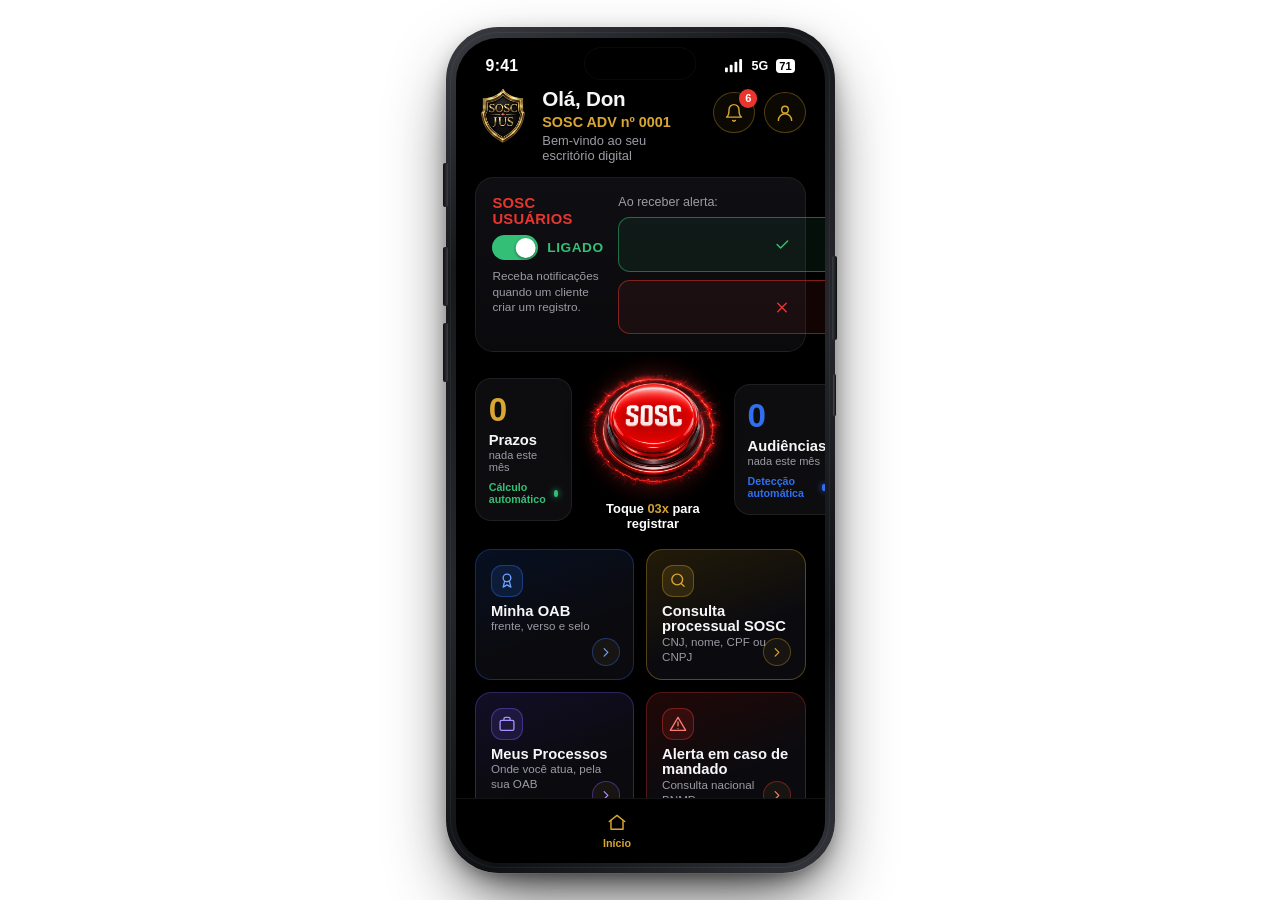
<file: demo-advogado.html>
<!DOCTYPE html>
<html lang="pt-BR">
<head>
<meta charset="UTF-8">
<meta name="viewport" content="width=device-width, initial-scale=1, viewport-fit=cover">
<title>SOSC JUS — Protótipo Advogado</title>
<style>
/* ============================================================
   SOSC JUS · Protótipo interativo (lado ADVOGADO)
   Identidade fixa: dourado #D8A631 fosco · fundo #000 puro
   Fluxo herói: Home → Gravando (Prerrogativas) → Prova selada
   ============================================================ */

:root{
  --bg:#000000;
  --gold:#D8A631;
  --gold-2:#f0c761;
  --gold-soft:rgba(216,166,49,.13);
  --gold-line:rgba(216,166,49,.34);
  --ink:#f6f6f8;
  --ink-dim:#9b9ba4;
  --ink-mute:#6d6d76;
  --card:#0d0d10;
  --card-2:#141419;
  --line:rgba(255,255,255,.075);
  --red:#e8362f;
  --red-deep:#7a0d0a;
  --green:#33c076;
  --blue:#2f6ff0;
  --purple:#7a5cff;
}

*{box-sizing:border-box;margin:0;padding:0;-webkit-tap-highlight-color:transparent}
html,body{height:100%}
body{
  background:radial-gradient(120% 80% at 50% -10%,#17171b 0%,#0a0a0c 45%,#000 100%);
  font-family:-apple-system,"SF Pro Display","SF Pro Text","Segoe UI",Roboto,Helvetica,Arial,sans-serif;
  color:var(--ink);
  display:grid;place-items:center;
  min-height:100svh;padding:22px 14px;
  overflow-x:hidden;
}

/* ---------- iPhone 17 Pro Max frame ---------- */
.stage{display:grid;place-items:center;gap:14px}
.phone{
  --pw:min(400px, 92vw, calc((100svh - 58px) * .462));
  width:var(--pw);
  aspect-ratio:1320/2868;
  position:relative;
  border-radius:calc(var(--pw)*.135);
  padding:calc(var(--pw)*.026);
  background:
    linear-gradient(145deg,#3a3c42 0%,#17181c 22%,#26272c 50%,#101114 78%,#34363c 100%);
  box-shadow:
    0 0 0 1px rgba(255,255,255,.06),
    0 30px 70px -18px rgba(0,0,0,.85),
    0 8px 26px -10px rgba(0,0,0,.7);
}
.phone::after{ /* inner metallic highlight */
  content:"";position:absolute;inset:calc(var(--pw)*.012);
  border-radius:calc(var(--pw)*.125);
  box-shadow:inset 0 0 0 1px rgba(255,255,255,.05);
  pointer-events:none;
}
/* side buttons */
.btn-side{position:absolute;background:linear-gradient(90deg,#0d0e10,#3a3c42);border-radius:2px}
.b-action{left:calc(var(--pw)*-.006);top:16%;width:calc(var(--pw)*.012);height:5.2%}
.b-vol-u{left:calc(var(--pw)*-.006);top:26%;width:calc(var(--pw)*.012);height:7%}
.b-vol-d{left:calc(var(--pw)*-.006);top:35%;width:calc(var(--pw)*.012);height:7%}
.b-power{right:calc(var(--pw)*-.006);top:27%;width:calc(var(--pw)*.012);height:10%;background:linear-gradient(270deg,#0d0e10,#3a3c42)}
.b-cam{right:calc(var(--pw)*-.005);top:41%;width:calc(var(--pw)*.01);height:5%;background:linear-gradient(270deg,#0d0e10,#4a4c52)}

/* ---------- Screen viewport (the display) ---------- */
.viewport{
  position:relative;width:100%;height:100%;
  border-radius:calc(var(--pw)*.11);
  overflow:hidden;background:var(--bg);
  container-type:inline-size;
  display:flex;flex-direction:column;
  isolation:isolate;
}

/* Status bar */
.statusbar{
  position:relative;z-index:6;flex:0 0 auto;
  height:12.6cqw;display:flex;align-items:center;justify-content:space-between;
  padding:2.6cqw 8cqw 0;font-weight:600;color:#fff;
}
.sb-time{font-size:4.3cqw;letter-spacing:.02em;font-weight:700}
.sb-right{display:flex;align-items:center;gap:2cqw}
.sb-right svg{height:3.6cqw;width:auto;fill:#fff}
.sb-batt{display:flex;align-items:center;gap:.6cqw}
.sb-batt b{font-size:3cqw;color:#000;background:#fff;border-radius:1cqw;padding:.2cqw 1cqw;font-weight:800}
/* Dynamic Island */
.island{
  position:absolute;z-index:7;top:2.7cqw;left:50%;transform:translateX(-50%);
  width:30cqw;height:8.4cqw;background:#000;border-radius:6cqw;
  box-shadow:0 0 0 .5px rgba(255,255,255,.08);
}

/* ---------- Screens ---------- */
.screens{position:relative;flex:1 1 auto;min-height:0}
.screen{
  position:absolute;inset:0;display:flex;flex-direction:column;
  opacity:0;visibility:hidden;transform:translateX(6%);
  transition:opacity .32s ease, transform .38s cubic-bezier(.22,.61,.36,1), visibility 0s .38s;
}
.screen.is-active{opacity:1;visibility:visible;transform:none;transition:opacity .3s ease, transform .4s cubic-bezier(.22,.61,.36,1)}
.screen.is-back{transform:translateX(-6%)}

.scroll{flex:1 1 auto;min-height:0;overflow-y:auto;overflow-x:hidden;-webkit-overflow-scrolling:touch;scrollbar-width:none}
.scroll::-webkit-scrollbar{display:none}
.pad{padding:0 5.2cqw 8cqw}

/* In-screen top bar (subscreens) */
.appbar{flex:0 0 auto;display:flex;align-items:center;gap:3cqw;padding:1.5cqw 5cqw 3cqw}
.back{display:inline-flex;align-items:center;gap:1.4cqw;background:#141419;border:1px solid var(--line);
  color:#fff;font-weight:700;font-size:4.1cqw;padding:2.4cqw 4cqw;border-radius:9cqw;cursor:pointer}
.back svg{height:4.2cqw;stroke:#fff}
.appbar h2{font-size:4.4cqw;color:var(--gold);font-weight:800;letter-spacing:.01em}

/* ---------- Home header ---------- */
.hdr{display:flex;gap:3.2cqw;align-items:flex-start;padding:1cqw 0 4cqw}
.shield{flex:0 0 auto;width:15cqw;height:15cqw;object-fit:contain;display:block;filter:drop-shadow(0 2px 6px rgba(0,0,0,.55))}
.hdr-txt{flex:1 1 auto;min-width:0}
.hdr-hello{font-size:5.6cqw;font-weight:800;line-height:1.02;letter-spacing:-.01em}
.hdr-role{color:var(--gold);font-weight:800;font-size:3.9cqw;margin-top:1.2cqw}
.hdr-sub{color:var(--ink-dim);font-size:3.5cqw;margin-top:.8cqw}
.hdr-ic{display:flex;gap:2.6cqw;flex:0 0 auto;padding-top:1cqw}
.iconbtn{position:relative;width:11.2cqw;height:11.2cqw;border-radius:50%;border:1px solid var(--gold-line);
  display:grid;place-items:center;cursor:pointer;background:rgba(216,166,49,.05)}
.iconbtn svg{height:5.4cqw;stroke:var(--gold)}
.badge{position:absolute;top:-1cqw;right:-1cqw;min-width:5cqw;height:5cqw;padding:0 1.4cqw;background:var(--red);
  color:#fff;border-radius:5cqw;font-size:3cqw;font-weight:800;display:grid;place-items:center}

/* Alert/attendance card */
.att{border:1px solid var(--line);background:linear-gradient(180deg,#0f0f13,#0a0a0d);border-radius:5cqw;
  padding:4.4cqw;display:grid;grid-template-columns:1fr 1.15fr;gap:4cqw;margin-bottom:4.4cqw}
.att-l h3{color:var(--red);font-weight:800;font-size:4cqw;letter-spacing:.02em}
.toggle{display:flex;align-items:center;gap:2.4cqw;margin:2.4cqw 0}
.sw{width:12.5cqw;height:6.8cqw;border-radius:6cqw;background:#2a2a30;position:relative;cursor:pointer;transition:background .25s;flex:0 0 auto}
.sw i{position:absolute;top:.7cqw;left:.7cqw;width:5.4cqw;height:5.4cqw;border-radius:50%;background:#fff;transition:transform .25s;box-shadow:0 1px 3px rgba(0,0,0,.5)}
.sw.on{background:var(--green)}
.sw.on i{transform:translateX(5.6cqw)}
.sw-lbl{font-weight:800;font-size:3.7cqw;color:var(--green);letter-spacing:.04em}
.sw-lbl.off{color:var(--ink-mute)}
.att-l p{color:var(--ink-dim);font-size:3.2cqw;line-height:1.32}
.att-r .cap{color:var(--ink-dim);font-size:3.4cqw;margin-bottom:2.4cqw}
.pill{display:flex;align-items:center;gap:2.2cqw;border-radius:3.2cqw;padding:3cqw 3.4cqw;font-weight:800;font-size:3.7cqw;cursor:pointer;border:1px solid;margin-bottom:2.4cqw}
.pill svg{height:4.6cqw;flex:0 0 auto}
.pill.ok{border-color:rgba(51,192,118,.5);background:rgba(51,192,118,.08);color:#fff}
.pill.ok svg{stroke:var(--green)}
.pill.no{border-color:rgba(232,54,47,.5);background:rgba(232,54,47,.07);color:#fff;margin-bottom:0}
.pill.no svg{stroke:var(--red)}

/* SOS row */
.sosrow{display:grid;grid-template-columns:1fr 1.28fr 1fr;gap:3cqw;align-items:center;margin-bottom:5cqw}
.stat{background:var(--card);border:1px solid var(--line);border-radius:4.4cqw;padding:4cqw 3.4cqw;min-height:33cqw;display:flex;flex-direction:column;justify-content:space-between}
.stat .n{font-size:9cqw;font-weight:800;line-height:1;color:var(--gold)}
.stat.blue .n{color:var(--blue)}
.stat .t{font-weight:800;font-size:4cqw;margin-top:1.4cqw}
.stat .d{color:var(--ink-dim);font-size:3cqw;margin-top:.4cqw}
.stat .auto{margin-top:2.2cqw;font-size:2.9cqw;font-weight:700;color:var(--green);display:flex;align-items:center;gap:1.4cqw}
.stat .auto::after{content:"";width:2cqw;height:2cqw;border-radius:50%;background:var(--green);box-shadow:0 0 6px var(--green)}
.stat.blue .auto{color:var(--blue)}
.stat.blue .auto::after{background:var(--blue);box-shadow:0 0 6px var(--blue)}

.sos-wrap{display:flex;flex-direction:column;align-items:center;gap:2cqw}
.sos{position:relative;width:38cqw;height:38cqw;border:none;cursor:pointer;background:transparent;padding:0;display:grid;place-items:center;margin:-2cqw 0}
.sos img{width:100%;height:100%;object-fit:contain;filter:drop-shadow(0 4px 10px rgba(0,0,0,.5));transition:transform .12s ease;position:relative;z-index:1}
.sos:active img{transform:scale(.94)}
.sos.armed img{animation:sosBeat .5s ease}
@keyframes sosBeat{50%{transform:scale(1.05)}}
.sos::before{content:"";position:absolute;inset:16%;border-radius:50%;box-shadow:0 0 24px 8px rgba(232,54,47,.4);animation:sosGlow 1.9s ease-in-out infinite;z-index:0}
.sos.armed::before{animation-duration:.9s;box-shadow:0 0 30px 12px rgba(255,150,60,.5)}
@keyframes sosGlow{0%,100%{opacity:.45}50%{opacity:1}}
.sos-cap{font-weight:800;font-size:3.5cqw;text-align:center;color:#fff}
.sos-cap b{color:var(--gold)}

/* Cards grid */
.grid{display:grid;grid-template-columns:1fr 1fr;gap:3.2cqw}
.card{position:relative;border-radius:4.4cqw;border:1px solid var(--line);background:var(--card);
  padding:4cqw;min-height:24cqw;cursor:pointer;display:flex;flex-direction:column;gap:2cqw;
  transition:transform .12s ease, border-color .2s}
.card:active{transform:scale(.97)}
.card.wide{grid-column:1/-1;flex-direction:row;align-items:center;min-height:16cqw}
.card .ico{width:8.6cqw;height:8.6cqw;border-radius:3cqw;display:grid;place-items:center;background:var(--gold-soft);border:1px solid var(--gold-line);flex:0 0 auto}
.card .ico svg{height:5cqw;stroke:var(--gold)}
.card h4{font-weight:800;font-size:4cqw;line-height:1.05}
.card p{color:var(--ink-dim);font-size:3.15cqw;line-height:1.28}
.card .go{position:absolute;right:3.6cqw;bottom:3.6cqw;width:7.6cqw;height:7.6cqw;border-radius:50%;border:1px solid var(--gold-line);display:grid;place-items:center;background:rgba(216,166,49,.06)}
.card.wide .go{position:static;margin-left:auto}
.card .go svg{height:4cqw;stroke:var(--gold)}
.card .wrap{flex:1 1 auto}
/* tints */
.t-blue{background:linear-gradient(160deg,rgba(47,111,240,.14),#0b0b0f 60%);border-color:rgba(47,111,240,.32)}
.t-blue .ico{background:rgba(47,111,240,.14);border-color:rgba(47,111,240,.4)}.t-blue .ico svg{stroke:#6ea0ff}.t-blue .go{border-color:rgba(47,111,240,.4)}.t-blue .go svg{stroke:#6ea0ff}
.t-red{background:linear-gradient(160deg,rgba(232,54,47,.14),#0b0b0f 60%);border-color:rgba(232,54,47,.32)}
.t-red .ico{background:rgba(232,54,47,.13);border-color:rgba(232,54,47,.4)}.t-red .ico svg{stroke:#ff7a74}.t-red .go{border-color:rgba(232,54,47,.4)}.t-red .go svg{stroke:#ff7a74}
.t-purple{background:linear-gradient(160deg,rgba(122,92,255,.15),#0b0b0f 60%);border-color:rgba(122,92,255,.32)}
.t-purple .ico{background:rgba(122,92,255,.14);border-color:rgba(122,92,255,.4)}.t-purple .ico svg{stroke:#a892ff}.t-purple .go{border-color:rgba(122,92,255,.4)}.t-purple .go svg{stroke:#a892ff}
.t-green{background:linear-gradient(160deg,rgba(51,192,118,.14),#0b0b0f 60%);border-color:rgba(51,192,118,.32)}
.t-green .ico{background:rgba(51,192,118,.13);border-color:rgba(51,192,118,.4)}.t-green .ico svg{stroke:#57d99a}.t-green .go{border-color:rgba(51,192,118,.4)}.t-green .go svg{stroke:#57d99a}
.t-gold{background:linear-gradient(160deg,rgba(216,166,49,.16),#0b0b0f 62%);border-color:var(--gold-line)}

/* ---------- Tab bar ---------- */
.tabbar{flex:0 0 auto;z-index:6;display:grid;grid-template-columns:repeat(4,1fr);
  padding:2.2cqw 3cqw calc(env(safe-area-inset-bottom) + 2.4cqw);gap:1cqw;
  background:linear-gradient(180deg,rgba(0,0,0,.2),#000 60%);border-top:1px solid var(--line)}
.tab{display:flex;flex-direction:column;align-items:center;gap:1.2cqw;padding:1.4cqw 0;border-radius:3cqw;cursor:pointer;position:relative}
.tab svg{height:5.6cqw;stroke:var(--ink-mute);fill:none}
.tab span{font-size:2.9cqw;font-weight:700;color:var(--ink-mute)}
.tab.on svg{stroke:var(--gold)}
.tab.on span{color:var(--gold)}
.tab .dot{position:absolute;top:.4cqw;right:22%;width:2.2cqw;height:2.2cqw;border-radius:50%;background:var(--blue)}

/* ---------- Recording screen ---------- */
.rec-top{flex:0 0 auto;margin:1cqw 5cqw 3cqw;border:1px solid var(--gold-line);border-radius:4cqw;padding:3.4cqw 4cqw;background:linear-gradient(180deg,rgba(216,166,49,.08),rgba(0,0,0,0))}
.rec-top .row1{display:flex;align-items:center;gap:2.4cqw}
.rec-top .row1 svg{height:5.4cqw;stroke:var(--gold)}
.rec-top .row1 b{color:var(--gold);font-weight:800;font-size:4.6cqw;letter-spacing:.04em}
.rec-top .row1 .id{margin-left:auto;color:var(--ink-dim);font-weight:700;font-size:3.6cqw}
.rec-top .row2{color:var(--red);font-weight:700;font-size:3.3cqw;margin-top:1.6cqw;display:flex;align-items:center;gap:1.6cqw}
.rec-top .row2::before{content:"";width:2.4cqw;height:2.4cqw;border-radius:50%;background:var(--red);animation:blink 1s steps(2) infinite}
@keyframes blink{50%{opacity:.15}}

.preview{margin:0 5cqw;border-radius:4.4cqw;overflow:hidden;position:relative;aspect-ratio:16/10;
  background:
    radial-gradient(120% 140% at 30% 0%,#2a3340 0%,#10151c 55%,#080a0e 100%);
  border:1px solid rgba(255,255,255,.06)}
.preview::after{content:"";position:absolute;inset:0;background:
  repeating-linear-gradient(0deg,rgba(255,255,255,.03) 0 1px,transparent 1px 3px);opacity:.5}
.pv-grid{position:absolute;inset:8%;border:1px solid rgba(120,200,255,.18);border-radius:2cqw}
.pv-grid::before,.pv-grid::after{content:"";position:absolute;background:rgba(120,200,255,.14)}
.pv-grid::before{left:33%;top:0;bottom:0;width:1px;box-shadow:33.4cqw 0 rgba(120,200,255,.14)}
.pv-grid::after{top:33%;left:0;right:0;height:1px;box-shadow:0 22cqw rgba(120,200,255,.14)}
.pv-reticle{position:absolute;top:50%;left:50%;width:16cqw;height:16cqw;transform:translate(-50%,-50%);border:1px solid rgba(120,200,255,.35);border-radius:50%}
.pv-reticle::after{content:"";position:absolute;inset:38%;border-radius:50%;background:rgba(120,200,255,.25)}
.pv-rec{position:absolute;top:4cqw;left:4cqw;display:flex;align-items:center;gap:1.8cqw;background:rgba(0,0,0,.55);padding:1.6cqw 3cqw;border-radius:6cqw;font-weight:800;font-size:3.4cqw}
.pv-rec::before{content:"";width:2.6cqw;height:2.6cqw;border-radius:50%;background:var(--red);animation:blink 1s steps(2) infinite}
.pv-timer{position:absolute;top:4cqw;right:4cqw;background:rgba(0,0,0,.55);padding:1.6cqw 3cqw;border-radius:6cqw;font-weight:800;font-size:3.6cqw;font-variant-numeric:tabular-nums}
.pv-live{position:absolute;top:12.5cqw;right:4cqw;display:flex;align-items:center;gap:1.4cqw;color:var(--green);font-weight:800;font-size:3.2cqw;background:rgba(0,0,0,.4);padding:1.2cqw 2.6cqw;border-radius:6cqw;border:1px solid rgba(51,192,118,.4)}
.pv-live::before{content:"";width:2cqw;height:2cqw;border-radius:50%;background:var(--green)}
.pv-cam{position:absolute;bottom:4cqw;right:4cqw;display:flex;align-items:center;gap:1.6cqw;background:rgba(0,0,0,.55);padding:1.6cqw 3cqw;border-radius:6cqw;font-weight:700;font-size:3.3cqw}
.pv-cam svg{height:4cqw;stroke:#fff}

.encerrar{margin:4.4cqw auto 1cqw;display:flex;flex-direction:column;align-items:center;gap:2cqw}
.stopbtn{width:19cqw;height:19cqw;border-radius:50%;border:1.4cqw solid #fff;background:transparent;display:grid;place-items:center;cursor:pointer;position:relative}
.stopbtn i{width:7cqw;height:7cqw;border-radius:1.6cqw;background:var(--red)}
.stopbtn.armed{border-color:var(--gold);box-shadow:0 0 22px rgba(216,166,49,.4)}
.encerrar .lbl{font-weight:900;font-size:5.4cqw;letter-spacing:.04em}
.encerrar .hint{font-weight:700;font-size:3.4cqw;color:var(--ink-dim);letter-spacing:.04em}
.encerrar .hint b{color:var(--gold)}

.status{margin:2cqw 5cqw 0}
.status h5{color:var(--ink-dim);font-weight:800;font-size:3.5cqw;letter-spacing:.06em;margin-bottom:1cqw;padding:2cqw 0 1cqw}
.srow{display:flex;align-items:center;gap:3.4cqw;padding:3cqw 0;border-top:1px solid var(--line)}
.srow .si{width:7cqw;flex:0 0 auto;display:grid;place-items:center}
.srow .si svg{height:5.4cqw;stroke:var(--gold)}
.srow .st b{font-weight:800;font-size:3.9cqw}
.srow .st span{display:block;color:var(--ink-dim);font-size:3.1cqw;margin-top:.2cqw}
.srow .tag{margin-left:auto;color:var(--green);font-weight:800;font-size:3.3cqw;display:flex;align-items:center;gap:1.4cqw;white-space:nowrap}
.srow .tag::before{content:"";width:2cqw;height:2cqw;border-radius:50%;background:var(--green)}

.mandado{margin:4cqw 5cqw 6cqw;border:1px solid rgba(232,54,47,.5);border-radius:4cqw;background:rgba(232,54,47,.06);padding:3.6cqw 4cqw;display:flex;align-items:center;gap:3.4cqw}
.mandado .mi{width:9cqw;height:9cqw;flex:0 0 auto;border-radius:50%;border:1px solid rgba(232,54,47,.5);display:grid;place-items:center}
.mandado .mi svg{height:5.2cqw;stroke:var(--red)}
.mandado b{color:#fff;font-weight:800;font-size:3.9cqw}
.mandado p{color:var(--ink-dim);font-size:3.1cqw;line-height:1.3;margin-top:.6cqw}
.mandado .chev{margin-left:auto;color:var(--ink-dim);font-size:5cqw}

/* ---------- Prova selada ---------- */
.prova-head{background:var(--card);border:1px solid var(--line);border-radius:4.4cqw;padding:4cqw;display:flex;align-items:center;justify-content:space-between;margin-bottom:3.4cqw}
.prova-head .lbl{color:var(--ink-dim);font-size:3.6cqw;font-weight:700}
.prova-head .val{color:var(--gold);font-weight:900;font-size:6cqw}

/* seal */
.seal-wrap{display:grid;place-items:center;margin:2cqw 0 4cqw}
.seal{width:42cqw;height:42cqw;position:relative}
.seal.stamp{animation:stamp .55s cubic-bezier(.2,1.3,.4,1) both}
@keyframes stamp{0%{transform:scale(1.5) rotate(-14deg);opacity:0}60%{opacity:1}100%{transform:none;opacity:1}}
.seal .cap{position:absolute;inset:0;display:grid;place-items:center;text-align:center}
.seal .cap b{color:var(--gold);font-weight:900;font-size:5.4cqw;line-height:1}
.seal .cap span{display:block;color:var(--ink-dim);font-size:2.7cqw;margin-top:1cqw;font-weight:700;letter-spacing:.04em}
.seal svg .rot{transform-origin:50% 50%;animation:spin 26s linear infinite}
@keyframes spin{to{transform:rotate(360deg)}}

.map{border-radius:4.4cqw;overflow:hidden;border:1px solid var(--line);background:#12161d;position:relative;aspect-ratio:5/4}
.map svg{display:block;width:100%;height:100%}
.route{stroke:var(--gold);stroke-width:1.6;fill:none;stroke-linecap:round;stroke-linejoin:round;
  stroke-dasharray:220;stroke-dashoffset:220}
.route.draw{animation:draw 1.6s ease forwards}
@keyframes draw{to{stroke-dashoffset:0}}
.map-legend{display:flex;align-items:center;justify-content:center;gap:5cqw;padding:3cqw;background:#000;font-size:3.2cqw;font-weight:700;color:var(--ink-dim)}
.map-legend span{display:flex;align-items:center;gap:1.6cqw}
.dotc{width:2.6cqw;height:2.6cqw;border-radius:50%}
.line-g{width:5cqw;height:.9cqw;background:var(--gold);border-radius:2cqw}

.actbtn{width:100%;border:none;border-radius:4cqw;padding:4.2cqw;font-weight:800;font-size:4.3cqw;cursor:pointer;margin-top:3cqw;display:flex;align-items:center;justify-content:center;gap:2.4cqw}
.actbtn svg{height:4.8cqw}
.actbtn.solid{background:var(--gold);color:#1a1205}.actbtn.solid svg{stroke:#1a1205}
.actbtn.ghost{background:transparent;border:1px solid var(--gold-line);color:#fff}.actbtn.ghost svg{stroke:#fff}
.prova-rel{color:var(--gold);font-weight:800;font-size:3.5cqw;letter-spacing:.06em;text-align:center;margin:6cqw 0 1cqw;padding-top:4cqw;border-top:1px solid var(--gold-line)}

/* ---------- Forms (CPF / Cobrança) ---------- */
.tophero{margin-bottom:3cqw}
.chip{display:inline-flex;align-items:center;gap:2cqw;background:var(--gold);color:#1a1205;font-weight:800;font-size:3.5cqw;padding:2.4cqw 4cqw;border-radius:7cqw}
.chip svg{height:4cqw;stroke:#1a1205}
.tophero h1{font-size:8cqw;font-weight:900;margin-top:3cqw;letter-spacing:-.02em}
.tophero p{color:var(--ink-dim);font-size:4cqw;line-height:1.3;margin-top:1.6cqw}
.eyebrow{color:var(--ink-dim);font-weight:800;font-size:3.5cqw;letter-spacing:.08em;margin:5cqw 0 2cqw}
.flabel{font-weight:800;font-size:4.1cqw;margin:3.6cqw 0 1.8cqw}
.flabel .opt{color:var(--ink-dim);font-weight:600;font-size:3.4cqw}
.flabel .req{color:var(--gold)}
.field{width:100%;background:#131318;border:1px solid var(--line);border-radius:3.4cqw;padding:4cqw;color:#fff;font-size:4cqw;font-family:inherit}
.field::placeholder{color:#6a6a72}
textarea.field{resize:none;min-height:14cqw}
.help{color:var(--ink-dim);font-size:3.3cqw;line-height:1.35;margin-top:1.8cqw}
.fbtn{width:100%;border-radius:3.4cqw;padding:4cqw;font-weight:800;font-size:4.3cqw;cursor:pointer;margin-top:3cqw;display:flex;align-items:center;justify-content:center;gap:2.4cqw;border:1px solid}
.fbtn svg{height:4.6cqw;stroke:currentColor}
.fbtn.gold{background:rgba(216,166,49,.5);border-color:var(--gold);color:#1c1408}
.fbtn.outline{background:transparent;border-color:var(--gold-line);color:var(--gold)}
.seg{display:flex;gap:2.6cqw;margin-top:1cqw}
.seg button{flex:1;border-radius:3.2cqw;padding:3.6cqw;font-weight:800;font-size:4cqw;cursor:pointer;border:1px solid var(--line);background:#16161c;color:var(--ink-dim)}
.seg button.on{background:var(--gold);color:#1c1408;border-color:var(--gold)}
.acct{border:1px solid var(--gold-line);border-radius:3.6cqw;background:rgba(216,166,49,.06);padding:4cqw;display:flex;align-items:center;gap:3.4cqw;margin-top:2.4cqw}
.acct .ai{width:9cqw;height:9cqw;flex:0 0 auto;display:grid;place-items:center;color:var(--gold)}
.acct .ai svg{height:6cqw;stroke:var(--gold)}
.acct b{font-weight:800;font-size:4.4cqw}
.acct span{display:block;color:var(--ink-dim);font-size:3.4cqw;margin-top:.4cqw}
.acct a{display:block;color:var(--gold);font-weight:700;font-size:3.6cqw;margin-top:1.2cqw}

/* ---------- Clientes ---------- */
.cli-invite{border:1px solid var(--gold-line);border-radius:3.6cqw;color:var(--gold);font-weight:800;font-size:4.2cqw;padding:3.8cqw;text-align:center;margin:2cqw 0 2cqw;cursor:pointer;background:rgba(216,166,49,.05)}
.cli-sub{color:var(--ink-dim);font-size:3.5cqw;text-align:center;margin-bottom:3cqw}
.cli-chan{display:grid;grid-template-columns:1fr 1fr;gap:2.6cqw;margin-bottom:3.4cqw}
.cli-chan button{border:none;border-radius:3.2cqw;padding:3.6cqw;font-weight:800;font-size:4cqw;cursor:pointer;color:#fff}
.cli-chan .wa{background:#12602f}.cli-chan .lk{background:#26262c}
.search{display:flex;align-items:center;gap:2.6cqw;background:#131318;border:1px solid var(--line);border-radius:3.4cqw;padding:3.6cqw;margin-bottom:3cqw}
.search svg{height:4.6cqw;stroke:var(--ink-mute)}
.search span{color:#6a6a72;font-size:4cqw}
.cli-h{color:var(--ink-dim);font-weight:800;font-size:3.4cqw;letter-spacing:.08em;margin-bottom:2cqw}
.cli{display:flex;align-items:center;gap:3.4cqw;border:1px solid var(--line);border-radius:3.6cqw;background:var(--card);padding:3.6cqw;margin-bottom:2.6cqw;cursor:pointer}
.cli .av{width:11cqw;height:11cqw;border-radius:50%;border:2px solid var(--gold);color:var(--gold);display:grid;place-items:center;font-weight:800;font-size:4cqw;flex:0 0 auto}
.cli .ci b{font-weight:800;font-size:4.2cqw}
.cli .ci span{display:block;color:var(--ink-dim);font-size:3.3cqw;margin-top:.3cqw}
.cli .chev{margin-left:auto;color:var(--gold);font-size:4.6cqw}

/* ---------- Perfil ---------- */
.pf-head{display:flex;flex-direction:column;align-items:center;text-align:center;gap:2cqw;padding:3cqw 0 4cqw}
.pf-head .shield{width:22cqw;height:22cqw}
.pf-head b{font-size:6cqw;font-weight:900}
.pf-head span{color:var(--gold);font-weight:800;font-size:4cqw}
.pf-row{display:flex;align-items:center;gap:3.4cqw;border-top:1px solid var(--line);padding:4cqw 1cqw}
.pf-row .k{color:var(--ink-dim);font-size:3.7cqw;font-weight:700}
.pf-row .v{margin-left:auto;font-weight:800;font-size:3.9cqw}
.pf-plan{margin-top:4cqw;border:1px solid var(--gold-line);border-radius:4cqw;background:linear-gradient(160deg,rgba(216,166,49,.16),#0b0b0f);padding:4.4cqw;text-align:center}
.pf-plan b{color:var(--gold);font-weight:900;font-size:5cqw}
.pf-plan span{display:block;color:var(--ink-dim);font-size:3.5cqw;margin-top:1cqw}

/* ---------- Toast ---------- */
.toast{position:absolute;left:50%;bottom:24cqw;transform:translate(-50%,2cqw);z-index:20;
  background:rgba(20,20,26,.96);border:1px solid var(--gold-line);color:#fff;font-weight:700;font-size:3.7cqw;
  padding:3cqw 5cqw;border-radius:8cqw;opacity:0;pointer-events:none;transition:opacity .25s, transform .25s;
  box-shadow:0 10px 30px rgba(0,0,0,.5);max-width:80%;text-align:center}
.toast.show{opacity:1;transform:translate(-50%,0)}

/* hint under phone */
.hint{color:var(--ink-mute);font-size:12px;letter-spacing:.02em;display:flex;align-items:center;gap:7px}
.hint b{color:var(--gold)}
.hint.gone{opacity:0;transition:opacity .5s}

/* ---------- Extra feature screens ---------- */
.uptile{border:1.5px dashed var(--gold-line);border-radius:3.6cqw;padding:4.6cqw 4cqw;display:flex;align-items:center;gap:3cqw;color:var(--gold);font-weight:700;font-size:4cqw;margin-bottom:2.6cqw;cursor:pointer;background:rgba(216,166,49,.04)}
.uptile svg{height:5.4cqw;stroke:var(--gold);flex:0 0 auto}
.uptile small{display:block;color:var(--ink-dim);font-weight:600;font-size:3.1cqw;margin-top:.4cqw}
.explain{border:1px solid var(--gold-line);border-radius:4cqw;background:rgba(216,166,49,.05);padding:4cqw;margin:1cqw 0 3cqw}
.explain b{color:var(--gold);font-weight:800;font-size:4cqw;display:flex;align-items:center;gap:2cqw}
.explain b svg{height:4.6cqw;stroke:var(--gold)}
.explain p{color:var(--ink-dim);font-size:3.5cqw;line-height:1.4;margin-top:1.8cqw}
.explain .ilim{color:var(--ink-dim);font-size:3.4cqw;margin-top:2.4cqw;padding-top:2.4cqw;border-top:1px solid var(--line)}
.pitem{border:1px solid var(--line);border-radius:4cqw;background:var(--card);padding:4cqw;margin-bottom:2.8cqw;cursor:pointer}
.pitem .pn{font-weight:800;font-size:4.4cqw;letter-spacing:-.01em}
.pitem .pv{color:var(--ink-dim);font-size:3.5cqw;margin-top:1cqw;line-height:1.3}
.pitem .prow{display:flex;align-items:center;justify-content:space-between;gap:2cqw}
.pitem .prow .chev{color:var(--gold);font-size:5cqw}
.tagline{display:flex;flex-wrap:wrap;gap:2cqw;margin:2.4cqw 0 0}
.ptag{border-radius:6cqw;padding:1.8cqw 3.4cqw;font-weight:800;font-size:3.3cqw;border:1px solid}
.ptag.crim{color:#ff7a74;border-color:rgba(232,54,47,.5);background:rgba(232,54,47,.08)}
.ptag.n{color:var(--ink-dim);border-color:var(--line);background:#16161c}
.ptag.arc{color:var(--ink-dim);border-color:var(--line);background:#16161c}
.hc{font-weight:900;font-size:5.4cqw;margin:3cqw 0}
.kvbox{border:1px solid var(--line);border-radius:4cqw;background:var(--card);padding:0 4cqw;margin-bottom:3cqw}
.kv{padding:3cqw 0;border-top:1px solid var(--line)}
.kv:first-child{border-top:none}
.kv .kk{color:var(--ink-dim);font-size:3.3cqw;font-weight:700;letter-spacing:.04em}
.kv .vv{font-weight:800;font-size:4cqw;margin-top:.6cqw;line-height:1.25}
.monitor{border:1px solid var(--gold-line);border-radius:4cqw;background:linear-gradient(160deg,rgba(216,166,49,.12),#0b0b0f);padding:4.4cqw;margin-top:1cqw}
.monitor .mh{display:flex;align-items:center;gap:3cqw}
.monitor .mh .mi{width:10cqw;height:10cqw;border-radius:2.6cqw;background:var(--gold-soft);border:1px solid var(--gold-line);display:grid;place-items:center;flex:0 0 auto}
.monitor .mh .mi svg{height:5.2cqw;stroke:var(--gold)}
.monitor .mh b{font-weight:900;font-size:4.6cqw;line-height:1.08}
.monitor ul{list-style:none;margin:3cqw 0 0}
.monitor li{display:flex;gap:2.4cqw;align-items:flex-start;color:var(--ink-dim);font-size:3.5cqw;padding:1.6cqw 0}
.monitor li svg{height:4.4cqw;stroke:var(--gold);flex:0 0 auto;margin-top:.4cqw}
.radio{display:flex;align-items:center;gap:3cqw;border:1px solid var(--line);border-radius:3.4cqw;background:#141419;padding:4cqw;margin-bottom:2.4cqw;cursor:pointer;font-weight:700;font-size:4.1cqw}
.radio .rc{width:5.4cqw;height:5.4cqw;border-radius:50%;border:2px solid var(--ink-mute);flex:0 0 auto;display:grid;place-items:center}
.radio.on{border-color:var(--gold);background:rgba(216,166,49,.08)}
.radio.on .rc{border-color:var(--gold)}
.radio.on .rc::after{content:"";width:2.8cqw;height:2.8cqw;border-radius:50%;background:var(--gold)}
.chipset{display:flex;gap:2.4cqw;overflow-x:auto;padding-bottom:2cqw;scrollbar-width:none}
.chipset::-webkit-scrollbar{display:none}
.chipwrap{display:flex;flex-wrap:wrap;gap:2.4cqw;margin-bottom:1cqw}
.gchip{white-space:nowrap;border-radius:6cqw;padding:2.6cqw 4cqw;font-weight:800;font-size:3.8cqw;border:1px solid var(--line);background:#16161c;color:var(--ink-dim);cursor:pointer;flex:0 0 auto}
.gchip.on{background:var(--gold);color:#1c1408;border-color:var(--gold)}
.jc-persona{display:flex;flex-direction:column;align-items:center;gap:1.4cqw;padding:2cqw 0 3cqw}
.jc-persona img{width:20cqw;height:auto}
.jc-persona b{font-weight:900;font-size:5cqw}
.jc-persona a{color:var(--gold);font-weight:700;font-size:3.6cqw}
.jc-credit{border:1px solid var(--gold-line);border-radius:4cqw;background:rgba(216,166,49,.06);color:var(--gold);font-weight:800;font-size:3.9cqw;padding:3.4cqw 4cqw;display:flex;align-items:center;gap:2.4cqw;margin-bottom:1cqw}
.jc-credit svg{height:5cqw;stroke:var(--gold);flex:0 0 auto}
.logo-tile{border-radius:4cqw;border:1px solid var(--line);background:repeating-conic-gradient(#15151a 0% 25%,#101014 0% 50%) 0/16cqw 16cqw;min-height:42cqw;display:grid;place-items:center;margin-bottom:2.4cqw}
.logo-tile .lg{background:#000;border:1px solid var(--gold-line);border-radius:3cqw;padding:4cqw 7cqw;color:var(--gold);font-weight:900;font-size:6.4cqw;letter-spacing:.06em;text-align:center}
.logo-tile .lg small{display:block;color:var(--gold-2);font-weight:700;font-size:2.8cqw;letter-spacing:.3em;margin-top:.8cqw}
.saved{color:var(--green);font-weight:800;font-size:4cqw;text-align:center;display:flex;align-items:center;justify-content:center;gap:2cqw;margin-bottom:3cqw}
.saved svg{height:4.6cqw;stroke:var(--green)}
.usein{border:1px solid var(--line);border-radius:4cqw;background:var(--card);padding:4cqw;margin-bottom:3cqw}
.usein h6{color:var(--ink-dim);font-weight:800;font-size:3.3cqw;letter-spacing:.06em;text-align:center;margin-bottom:3cqw}
.usein .row{display:flex;justify-content:space-around;gap:2cqw}
.usein .u{display:flex;flex-direction:column;align-items:center;gap:1.6cqw;text-align:center;width:20cqw}
.usein .u .ci{width:11cqw;height:11cqw;border-radius:50%;border:1px solid var(--gold-line);display:grid;place-items:center;background:rgba(216,166,49,.05)}
.usein .u .ci svg{height:5cqw;stroke:var(--gold)}
.usein .u span{color:#fff;font-size:2.9cqw;font-weight:700;line-height:1.2}
.noti{display:flex;gap:3cqw;border-top:1px solid var(--line);padding:4cqw 1cqw}
.noti .ni{width:9.6cqw;height:9.6cqw;border-radius:50%;flex:0 0 auto;display:grid;place-items:center;background:var(--gold-soft);border:1px solid var(--gold-line)}
.noti .ni svg{height:5cqw;stroke:var(--gold)}
.noti .nc b{font-weight:800;font-size:3.9cqw}
.noti .nc p{color:var(--ink-dim);font-size:3.3cqw;margin-top:.4cqw;line-height:1.3}
.noti .nc time{color:var(--ink-mute);font-size:3cqw;margin-top:.6cqw;display:block}
.noti.red .ni{background:rgba(232,54,47,.1);border-color:rgba(232,54,47,.5)}
.noti.red .ni svg{stroke:var(--red)}
:focus-visible{outline:2px solid var(--gold);outline-offset:2px}

@media (prefers-reduced-motion:reduce){
  .sos::before,.pv-rec::before,.rec-top .row2::before,.srow .tag::before,.pv-live::before{animation:none}
  .seal svg .rot{animation:none}
  .screen{transition:opacity .2s ease}
  .seal.stamp{animation:none}
  .route{stroke-dashoffset:0}
}
</style>
<style>html,body{background:transparent !important}#hint{display:none !important}</style>
</head>
<body>

<!-- ===================== ICON SPRITE ===================== -->
<svg width="0" height="0" style="position:absolute" aria-hidden="true">
  <symbol id="i-shield" viewBox="0 0 24 24" fill="none" stroke-width="1.7" stroke-linecap="round" stroke-linejoin="round"><path d="M12 2 4 5v6c0 5 3.4 8.5 8 11 4.6-2.5 8-6 8-11V5l-8-3Z"/></symbol>
  <symbol id="i-bell" viewBox="0 0 24 24" fill="none" stroke-width="1.7" stroke-linecap="round" stroke-linejoin="round"><path d="M18 8a6 6 0 1 0-12 0c0 7-3 9-3 9h18s-3-2-3-9"/><path d="M13.7 21a2 2 0 0 1-3.4 0"/></symbol>
  <symbol id="i-user" viewBox="0 0 24 24" fill="none" stroke-width="1.7" stroke-linecap="round" stroke-linejoin="round"><circle cx="12" cy="8" r="4"/><path d="M4 21a8 8 0 0 1 16 0"/></symbol>
  <symbol id="i-search" viewBox="0 0 24 24" fill="none" stroke-width="1.8" stroke-linecap="round" stroke-linejoin="round"><circle cx="11" cy="11" r="7"/><path d="m20 20-3.5-3.5"/></symbol>
  <symbol id="i-case" viewBox="0 0 24 24" fill="none" stroke-width="1.7" stroke-linecap="round" stroke-linejoin="round"><rect x="3" y="7" width="18" height="13" rx="2"/><path d="M8 7V5a2 2 0 0 1 2-2h4a2 2 0 0 1 2 2v2"/></symbol>
  <symbol id="i-alert" viewBox="0 0 24 24" fill="none" stroke-width="1.7" stroke-linecap="round" stroke-linejoin="round"><path d="M12 3 2 20h20L12 3Z"/><path d="M12 9v5"/><circle cx="12" cy="17.5" r=".6" fill="currentColor" stroke="none"/></symbol>
  <symbol id="i-users" viewBox="0 0 24 24" fill="none" stroke-width="1.7" stroke-linecap="round" stroke-linejoin="round"><circle cx="9" cy="8" r="3.2"/><path d="M3 20a6 6 0 0 1 12 0"/><path d="M16 5.5a3 3 0 0 1 0 5.8M18 20a6 6 0 0 0-3-5.2"/></symbol>
  <symbol id="i-pix" viewBox="0 0 24 24" fill="none" stroke-width="1.7" stroke-linecap="round" stroke-linejoin="round"><path d="M5 21V6l7-3 7 3v15"/><path d="M9 21v-4h6v4M9 9h2M13 9h2M9 13h2M13 13h2"/></symbol>
  <symbol id="i-image" viewBox="0 0 24 24" fill="none" stroke-width="1.7" stroke-linecap="round" stroke-linejoin="round"><rect x="3" y="4" width="18" height="16" rx="2"/><circle cx="8.5" cy="9.5" r="1.6"/><path d="m4 18 5-5 4 3 3-2 4 4"/></symbol>
  <symbol id="i-medal" viewBox="0 0 24 24" fill="none" stroke-width="1.7" stroke-linecap="round" stroke-linejoin="round"><circle cx="12" cy="9" r="5"/><path d="m9 13-2 8 5-3 5 3-2-8"/></symbol>
  <symbol id="i-scheck" viewBox="0 0 24 24" fill="none" stroke-width="1.7" stroke-linecap="round" stroke-linejoin="round"><path d="M12 2 4 5v6c0 5 3.4 8.5 8 11 4.6-2.5 8-6 8-11V5l-8-3Z"/><path d="m9 11.5 2 2 4-4.2"/></symbol>
  <symbol id="i-doc" viewBox="0 0 24 24" fill="none" stroke-width="1.7" stroke-linecap="round" stroke-linejoin="round"><path d="M14 3H6a2 2 0 0 0-2 2v14a2 2 0 0 0 2 2h12a2 2 0 0 0 2-2V9l-6-6Z"/><path d="M14 3v6h6M8 13h8M8 17h6"/></symbol>
  <symbol id="i-spark" viewBox="0 0 24 24" fill="none" stroke-width="1.6" stroke-linecap="round" stroke-linejoin="round"><path d="M12 3v4M12 17v4M3 12h4M17 12h4M6 6l2.5 2.5M15.5 15.5 18 18M18 6l-2.5 2.5M8.5 15.5 6 18"/><circle cx="12" cy="12" r="2.4"/></symbol>
  <symbol id="i-home" viewBox="0 0 24 24" fill="none" stroke-width="1.7" stroke-linecap="round" stroke-linejoin="round"><path d="m3 11 9-7 9 7"/><path d="M5 10v10h14V10"/></symbol>
  <symbol id="i-folder" viewBox="0 0 24 24" fill="none" stroke-width="1.7" stroke-linecap="round" stroke-linejoin="round"><path d="M3 7a2 2 0 0 1 2-2h4l2 2h8a2 2 0 0 1 2 2v9a2 2 0 0 1-2 2H5a2 2 0 0 1-2-2V7Z"/></symbol>
  <symbol id="i-mic" viewBox="0 0 24 24" fill="none" stroke-width="1.7" stroke-linecap="round" stroke-linejoin="round"><rect x="9" y="3" width="6" height="11" rx="3"/><path d="M6 11a6 6 0 0 0 12 0M12 17v4"/></symbol>
  <symbol id="i-video" viewBox="0 0 24 24" fill="none" stroke-width="1.7" stroke-linecap="round" stroke-linejoin="round"><rect x="3" y="6" width="12" height="12" rx="2"/><path d="m15 10 6-3v10l-6-3"/></symbol>
  <symbol id="i-pin" viewBox="0 0 24 24" fill="none" stroke-width="1.7" stroke-linecap="round" stroke-linejoin="round"><path d="M12 21s7-6 7-11a7 7 0 1 0-14 0c0 5 7 11 7 11Z"/><circle cx="12" cy="10" r="2.4"/></symbol>
  <symbol id="i-wa" viewBox="0 0 24 24" fill="none" stroke-width="1.7" stroke-linecap="round" stroke-linejoin="round"><path d="M4 20l1.4-4A7.5 7.5 0 1 1 9 19.6L4 20Z"/><path d="M8.8 9.2c.4 3 2.8 5.4 5.8 5.8.5-.9.3-1.4-.2-1.8l-1.2-.5-.9.9c-1-.5-1.8-1.3-2.3-2.3l.9-.9-.5-1.2c-.4-.5-.9-.7-1.9-.2"/></symbol>
  <symbol id="i-scales" viewBox="0 0 24 24" fill="none" stroke-width="1.7" stroke-linecap="round" stroke-linejoin="round"><path d="M12 3v18M6 21h12M4 8l4-3 4 3M20 8l-4-3-4 3M4 8l-2 5a3 3 0 0 0 6 0L6 8M20 8l-2 5a3 3 0 0 0 6 0l-2-5"/></symbol>
  <symbol id="i-cam" viewBox="0 0 24 24" fill="none" stroke-width="1.7" stroke-linecap="round" stroke-linejoin="round"><rect x="3" y="7" width="18" height="13" rx="2"/><circle cx="12" cy="13.5" r="3.4"/><path d="M8 7l1.5-2h5L16 7"/></symbol>
  <symbol id="i-play" viewBox="0 0 24 24" fill="currentColor" stroke="none"><path d="M8 5v14l11-7L8 5Z"/></symbol>
  <symbol id="i-dl" viewBox="0 0 24 24" fill="none" stroke-width="1.7" stroke-linecap="round" stroke-linejoin="round"><path d="M12 3v11m0 0 4-4m-4 4-4-4M4 19h16"/></symbol>
  <symbol id="i-pdf" viewBox="0 0 24 24" fill="none" stroke-width="1.7" stroke-linecap="round" stroke-linejoin="round"><path d="M14 3H6a2 2 0 0 0-2 2v14a2 2 0 0 0 2 2h12a2 2 0 0 0 2-2V9l-6-6Z"/><path d="M14 3v6h6"/><path d="M8 17h1.5a1.2 1.2 0 0 0 0-2.4H8V19M13 14.6V19M13 14.6h2M13 16.8h1.6" stroke-width="1.3"/></symbol>
  <symbol id="i-check" viewBox="0 0 24 24" fill="none" stroke-width="2" stroke-linecap="round" stroke-linejoin="round"><path d="m5 12 5 5L20 7"/></symbol>
  <symbol id="i-x" viewBox="0 0 24 24" fill="none" stroke-width="2" stroke-linecap="round" stroke-linejoin="round"><path d="M6 6l12 12M18 6 6 18"/></symbol>
  <symbol id="i-chev" viewBox="0 0 24 24" fill="none" stroke-width="2" stroke-linecap="round" stroke-linejoin="round"><path d="m9 6 6 6-6 6"/></symbol>
  <symbol id="i-back" viewBox="0 0 24 24" fill="none" stroke-width="2" stroke-linecap="round" stroke-linejoin="round"><path d="m15 6-6 6 6 6"/></symbol>
  <symbol id="i-gps" viewBox="0 0 24 24" fill="none" stroke-width="1.7" stroke-linecap="round" stroke-linejoin="round"><circle cx="12" cy="12" r="7"/><path d="M12 2v3M12 19v3M2 12h3M19 12h3"/><circle cx="12" cy="12" r="2.2" fill="currentColor" stroke="none"/></symbol>
  <symbol id="i-coins" viewBox="0 0 24 24" fill="none" stroke-width="1.7" stroke-linecap="round" stroke-linejoin="round"><ellipse cx="9" cy="7" rx="6" ry="3"/><path d="M3 7v5c0 1.7 2.7 3 6 3s6-1.3 6-3V7"/><path d="M15 12c1.7.4 3 1.3 3 2.5 0 1.4-2 2.5-4.5 2.5-1 0-2-.2-2.7-.5"/></symbol>
</svg>

<div class="stage">
  <div class="phone">
    <span class="btn-side b-action"></span>
    <span class="btn-side b-vol-u"></span>
    <span class="btn-side b-vol-d"></span>
    <span class="btn-side b-power"></span>
    <span class="btn-side b-cam"></span>

    <div class="viewport" id="vp">
      <div class="island"></div>
      <div class="statusbar">
        <div class="sb-time">9:41</div>
        <div class="sb-right">
          <svg viewBox="0 0 20 14"><rect x="0" y="9" width="3" height="5" rx="1"/><rect x="5" y="6" width="3" height="8" rx="1"/><rect x="10" y="3" width="3" height="11" rx="1"/><rect x="15" y="0" width="3" height="14" rx="1"/></svg>
          <span style="font-size:3.4cqw;font-weight:700">5G</span>
          <div class="sb-batt"><b>71</b></div>
        </div>
      </div>

      <div class="screens">

        <!-- ============ HOME ============ -->
        <section id="home" class="screen is-active" aria-label="Início">
          <div class="scroll"><div class="pad">
            <div class="hdr">
              <img class="shield" src="[data-uri]" alt="SOSC JUS">
              <div class="hdr-txt">
                <div class="hdr-hello">Olá, Don</div>
                <div class="hdr-role">SOSC ADV nº 0001</div>
                <div class="hdr-sub">Bem-vindo ao seu escritório digital</div>
              </div>
              <div class="hdr-ic">
                <button class="iconbtn" data-go="notificacoes"><svg><use href="#i-bell"/></svg><span class="badge">6</span></button>
                <button class="iconbtn" data-go="perfil"><svg><use href="#i-user"/></svg></button>
              </div>
            </div>

            <div class="att">
              <div class="att-l">
                <h3>SOSC USUÁRIOS</h3>
                <div class="toggle">
                  <div class="sw on" id="usersSw" role="switch" aria-checked="true" tabindex="0"><i></i></div>
                  <span class="sw-lbl" id="usersLbl">LIGADO</span>
                </div>
                <p>Receba notificações quando um cliente criar um registro.</p>
              </div>
              <div class="att-r">
                <div class="cap">Ao receber alerta:</div>
                <button class="pill ok" data-toast="Atendimento aceito"><svg><use href="#i-check"/></svg>Aceitar Atendimento</button>
                <button class="pill no" data-toast="Atendimento recusado"><svg><use href="#i-x"/></svg>Recusar Atendimento</button>
              </div>
            </div>

            <div class="sosrow">
              <div class="stat">
                <div class="n">0</div>
                <div><div class="t">Prazos</div><div class="d">nada este mês</div></div>
                <div class="auto">Cálculo automático</div>
              </div>
              <div class="sos-wrap">
                <button class="sos" id="sosBtn" aria-label="Acionar SOSC — toque 3 vezes"><img src="[data-uri]" alt="SOSC"></button>
                <div class="sos-cap" id="sosCap">Toque <b>03x</b> para registrar</div>
              </div>
              <div class="stat blue">
                <div class="n">0</div>
                <div><div class="t">Audiências</div><div class="d">nada este mês</div></div>
                <div class="auto">Detecção automática</div>
              </div>
            </div>

            <div class="grid">
              <div class="card t-blue" data-go="oab"><div class="ico"><svg><use href="#i-medal"/></svg></div><div class="wrap"><h4>Minha OAB</h4><p>frente, verso e selo</p></div><div class="go"><svg><use href="#i-chev"/></svg></div></div>
              <div class="card t-gold" data-go="consulta"><div class="ico"><svg><use href="#i-search"/></svg></div><div class="wrap"><h4>Consulta processual SOSC</h4><p>CNJ, nome, CPF ou CNPJ</p></div><div class="go"><svg><use href="#i-chev"/></svg></div></div>
              <div class="card t-purple" data-go="processos"><div class="ico"><svg><use href="#i-case"/></svg></div><div class="wrap"><h4>Meus Processos</h4><p>Onde você atua, pela sua OAB</p></div><div class="go"><svg><use href="#i-chev"/></svg></div></div>
              <div class="card t-red" data-go="mandado"><div class="ico"><svg><use href="#i-alert"/></svg></div><div class="wrap"><h4>Alerta em caso de mandado</h4><p>Consulta nacional BNMP</p></div><div class="go"><svg><use href="#i-chev"/></svg></div></div>
              <div class="card t-gold" data-go="cpf"><div class="ico"><svg><use href="#i-search"/></svg></div><div class="wrap"><h4>Consultar CPF</h4><p>Ficha, antecedentes, restrições e mais</p></div><div class="go"><svg><use href="#i-chev"/></svg></div></div>
              <div class="card t-red" data-go="convidar"><div class="ico"><svg><use href="#i-users"/></svg></div><div class="wrap"><h4>Convidar Cliente</h4><p>Convide seu cliente para o app</p></div><div class="go"><svg><use href="#i-chev"/></svg></div></div>
              <div class="card t-green" data-go="cobranca"><div class="ico"><svg><use href="#i-pix"/></svg></div><div class="wrap"><h4>Cadastrar Chave PIX</h4><p>Gerar cobrança de honorários</p></div><div class="go"><svg><use href="#i-chev"/></svg></div></div>
              <div class="card t-blue" data-go="logomarca"><div class="ico"><svg><use href="#i-image"/></svg></div><div class="wrap"><h4>Minha Logomarca</h4><p>Usada nos documentos</p></div><div class="go"><svg><use href="#i-chev"/></svg></div></div>
              <div class="card t-red" data-go="rec"><div class="ico"><svg><use href="#i-scheck"/></svg></div><div class="wrap"><h4>Prerrogativa</h4><p>Acionar e cadastrar Adv. e Delegados</p></div><div class="go"><svg><use href="#i-chev"/></svg></div></div>
              <div class="card t-blue" data-go="finaisjus"><div class="ico"><svg><use href="#i-doc"/></svg></div><div class="wrap"><h4>FinaisJus Pro</h4><p>Gerar peça complexa com IA</p></div><div class="go"><svg><use href="#i-chev"/></svg></div></div>
              <div class="card wide t-gold" data-go="juriscreator"><div class="ico"><svg><use href="#i-spark"/></svg></div><div class="wrap"><h4>JurisCreator IA</h4><p>Jurisprudência + Criativo + Estratégia</p></div><div class="go"><svg><use href="#i-chev"/></svg></div></div>
            </div>
          </div></div>
        </section>

        <!-- ============ RECORDING / PRERROGATIVAS ============ -->
        <section id="rec" class="screen" aria-label="Prerrogativas ativadas">
          <div class="scroll"><div style="padding-bottom:8cqw">
            <div class="rec-top">
              <div class="row1"><svg><use href="#i-scheck"/></svg><b>PRERROGATIVAS ATIVADAS</b><span class="id">#43364</span></div>
              <div class="row2">REGISTRANDO · ÁUDIO + VÍDEO + GPS EM TEMPO REAL</div>
            </div>

            <div class="preview">
              <div class="pv-grid"></div>
              <div class="pv-reticle"></div>
              <div class="pv-rec">REC</div>
              <div class="pv-timer" id="recTimer">00:00</div>
              <div class="pv-live">LIVE HD</div>
              <div class="pv-cam"><svg><use href="#i-cam"/></svg>Frontal</div>
            </div>

            <div class="encerrar">
              <button class="stopbtn" id="stopBtn" aria-label="Encerrar — toque 3 vezes"><i></i></button>
              <div class="lbl">ENCERRAR</div>
              <div class="hint" id="stopHint">TOQUE <b>3×</b> PARA ENCERRAR</div>
            </div>

            <div class="status">
              <h5>STATUS DA GRAVAÇÃO</h5>
              <div class="srow"><div class="si"><svg><use href="#i-mic"/></svg></div><div class="st"><b>Áudio em tempo real</b><span>Registrando microfone</span></div><div class="tag">ATIVO</div></div>
              <div class="srow"><div class="si"><svg><use href="#i-video"/></svg></div><div class="st"><b>Vídeo 720p</b><span>HEVC · ~1 MB/min · upload rápido</span></div><div class="tag">ATIVO</div></div>
              <div class="srow"><div class="si"><svg><use href="#i-pin"/></svg></div><div class="st"><b>GPS · <span id="gpsPts" style="display:inline;color:#fff">1</span> pontos</b><span>-19.910357, -43.975380</span></div><div class="tag">ATIVO</div></div>
              <div class="srow"><div class="si"><svg><use href="#i-scales"/></svg></div><div class="st"><b>Advogado de Prerrogativa</b><span>Notificado por WhatsApp</span></div><div class="tag">NOTIFICADO</div></div>
            </div>

            <div class="mandado">
              <div class="mi"><svg><use href="#i-alert"/></svg></div>
              <div><b>ALERTA DE MANDADO ATIVO</b><p>Monitoramento contínuo de bases públicas autorizadas. Você e seu advogado serão avisados imediatamente.</p></div>
              <div class="chev">›</div>
            </div>
          </div></div>
        </section>

        <!-- ============ PROVA SELADA ============ -->
        <section id="prova" class="screen" aria-label="Prova selada">
          <div class="appbar">
            <button class="back" data-go="home"><svg><use href="#i-back"/></svg>Voltar</button>
            <h2>Prova selada</h2>
          </div>
          <div class="scroll"><div class="pad">
            <div class="prova-head"><div class="lbl">Pontos GPS</div><div class="val" id="provaPts">7</div></div>

            <div class="seal-wrap">
              <div class="seal" id="seal">
                <svg viewBox="0 0 100 100" aria-hidden="true">
                  <g class="rot">
                    <circle cx="50" cy="50" r="47" fill="none" stroke="var(--gold)" stroke-width="1.2" opacity=".6"/>
                    <circle cx="50" cy="50" r="39" fill="none" stroke="var(--gold)" stroke-width=".8" stroke-dasharray="1 3" opacity=".7"/>
                    <path id="seatxt" d="M50 12 a38 38 0 1 1 -.1 0" fill="none"/>
                    <text font-size="7.4" font-weight="800" letter-spacing="1.2" fill="var(--gold)"><textPath href="#seatxt" startOffset="0%">PROVA AUTENTICADA · SOSC JUS · SHA-256 · </textPath></text>
                  </g>
                  <circle cx="50" cy="50" r="30" fill="rgba(216,166,49,.08)" stroke="var(--gold)" stroke-width="1"/>
                </svg>
                <div class="cap"><b>SELADO</b><span>#43364 · 09/07 11:57</span></div>
              </div>
            </div>

            <div class="map">
              <svg viewBox="0 0 100 80" preserveAspectRatio="xMidYMid slice">
                <rect width="100" height="80" fill="#12161d"/>
                <g stroke="#20262f" stroke-width="5">
                  <path d="M-5 22 H105"/><path d="M-5 46 H105"/><path d="M-5 68 H105"/>
                  <path d="M22 -5 V85"/><path d="M55 -5 V85"/><path d="M82 -5 V85"/>
                </g>
                <g stroke="#2a323d" stroke-width="1"><path d="M0 34 H100"/><path d="M0 58 H100"/><path d="M38 0 V80"/><path d="M70 0 V80"/></g>
                <polyline id="route" class="route draw" points="18,64 30,58 34,46 48,44 52,32 66,30 74,20"/>
                <circle cx="18" cy="64" r="3.4" fill="#33c076" stroke="#0a0a0c" stroke-width="1"/>
                <circle cx="74" cy="20" r="3.4" fill="#e8362f" stroke="#0a0a0c" stroke-width="1"/>
                <g fill="#D8A631"><circle cx="30" cy="58" r="1.5"/><circle cx="34" cy="46" r="1.5"/><circle cx="48" cy="44" r="1.5"/><circle cx="52" cy="32" r="1.5"/><circle cx="66" cy="30" r="1.5"/></g>
              </svg>
              <div class="map-legend">
                <span><i class="dotc" style="background:#33c076"></i>Início</span>
                <span><i class="line-g"></i>Trajeto (7 pontos)</span>
                <span><i class="dotc" style="background:#e8362f"></i>Fim</span>
              </div>
            </div>

            <button class="actbtn solid" data-toast="Reproduzindo vídeo…"><svg><use href="#i-play"/></svg>Reproduzir vídeo</button>
            <button class="actbtn solid" data-toast="Reproduzindo áudio…"><svg><use href="#i-play"/></svg>Reproduzir somente áudio</button>
            <button class="actbtn solid" data-toast="Baixando documento original…"><svg><use href="#i-dl"/></svg>Baixar documento original</button>
            <button class="actbtn ghost" data-toast="Baixando áudio…"><svg><use href="#i-dl"/></svg>Baixar somente áudio</button>

            <div class="prova-rel">RELATÓRIO DESTE DOCUMENTO</div>
            <button class="actbtn solid" id="pdfBtn"><svg><use href="#i-pdf"/></svg>Gerar relatório PDF</button>
          </div></div>
        </section>

        <!-- ============ CONSULTAR CPF ============ -->
        <section id="cpf" class="screen" aria-label="Consultar CPF">
          <div class="appbar">
            <button class="back" data-go="home"><svg><use href="#i-back"/></svg>Voltar</button>
            <h2>Consultar CPF</h2>
          </div>
          <div class="scroll"><div class="pad">
            <div class="tophero">
              <span class="chip"><svg><use href="#i-search"/></svg>CONSULTAR CPF</span>
              <h1>Consultar CPF</h1>
              <p>Ficha cadastral, antecedentes criminais e alerta de mandado — tudo por CPF.</p>
            </div>
            <div class="flabel">Nome completo <span class="req">*</span></div>
            <input class="field" placeholder="Nome da pessoa">
            <div class="flabel">CPF <span class="req">*</span></div>
            <input class="field" placeholder="CPF (só números)" inputmode="numeric">
            <div class="flabel">Celular <span class="opt">(opcional)</span></div>
            <input class="field" placeholder="Celular" inputmode="tel">
            <div class="flabel">E-mail <span class="opt">(opcional)</span></div>
            <input class="field" placeholder="E-mail" inputmode="email">
            <div class="flabel">Endereço <span class="opt">(opcional)</span></div>
            <input class="field" placeholder="Endereço">
            <button class="fbtn gold" data-toast="Consultando ficha cadastral…"><svg><use href="#i-user"/></svg>Ficha Cadastral · grátis</button>
            <button class="fbtn gold" data-toast="Consultando antecedentes…"><svg><use href="#i-shield"/></svg>Antecedentes · grátis</button>
            <button class="fbtn outline" data-toast="Consultando mandado…"><svg><use href="#i-alert"/></svg>Alerta em caso de mandado</button>
            <p class="help">Consultas oficiais em fonte pública (DirectData). Uso conforme LGPD; a responsabilidade pela finalidade é do advogado.</p>
          </div></div>
        </section>

        <!-- ============ NOVA COBRANÇA ============ -->
        <section id="cobranca" class="screen" aria-label="Nova cobrança">
          <div class="appbar">
            <button class="back" data-go="home"><svg><use href="#i-back"/></svg>Voltar</button>
            <h2>Nova cobrança</h2>
          </div>
          <div class="scroll"><div class="pad">
            <p class="help" style="font-size:4cqw;margin:1cqw 0 2cqw">A cobrança é gerada a partir da sua conta bancária cadastrada. O app registra e avisa o cliente.</p>
            <div class="eyebrow">VINCULAR AO PROCESSO</div>
            <input class="field" placeholder="Número do processo (ex: 0000000…)">
            <p class="help">Opcional. Deixe em branco para cobrança avulsa (consultas, pareceres, etc). O cliente recebe via PIX (QR Code + copia-e-cola) na aba Advogado.</p>
            <div class="eyebrow">DADOS DA COBRANÇA</div>
            <input class="field" placeholder="Descrição (ex: honorários — entrada…)">
            <input class="field" placeholder="R$ 0,00" inputmode="decimal" style="margin-top:2.6cqw">
            <div class="seg"><button class="on">À vista</button><button>Parcelado</button></div>
            <input class="field" placeholder="Vencimento (dd/mm/aaaa)" style="margin-top:2.6cqw">
            <div class="eyebrow">CONTA DE RECEBIMENTO</div>
            <div class="acct">
              <div class="ai"><svg><use href="#i-pix"/></svg></div>
              <div><b>Don Advocacia</b><span>PIX: CNPJ · 12.345.678/0001-90</span><a>Trocar conta ›</a></div>
            </div>
            <button class="fbtn gold" style="margin-top:5cqw" data-toast="Cobrança PIX gerada ✓"><svg><use href="#i-coins"/></svg>Gerar cobrança PIX</button>
          </div></div>
        </section>

        <!-- ============ CLIENTES ============ -->
        <section id="clientes" class="screen" aria-label="Clientes">
          <div class="appbar">
            <button class="back" data-go="home"><svg><use href="#i-back"/></svg>Voltar</button>
            <h2>Clientes</h2>
          </div>
          <div class="scroll"><div class="pad">
            <div class="cli-invite" data-toast="Convite pronto — abrindo WhatsApp…">+ Convidar Cliente</div>
            <div class="cli-sub">Convide seu cliente para baixar o SOSC JUS.</div>
            <div class="cli-chan"><button class="wa" data-toast="Abrindo WhatsApp…">WhatsApp</button><button class="lk" data-toast="Link copiado ✓">Copiar Link</button></div>
            <div class="search"><svg><use href="#i-search"/></svg><span>Buscar cliente…</span></div>
            <div class="cli-h">SEUS CLIENTES</div>
            <div class="cli" data-toast="Abrindo cliente…"><div class="av">MO</div><div class="ci"><b>Maria Oliveira</b><span>3 provas</span></div><div class="chev">›</div></div>
            <div class="cli" data-toast="Abrindo cliente…"><div class="av">CA</div><div class="ci"><b>Carlos Andrade</b><span>1 prova</span></div><div class="chev">›</div></div>
            <div class="cli" data-toast="Abrindo cliente…"><div class="av">AS</div><div class="ci"><b>Ana Souza</b><span>0 provas</span></div><div class="chev">›</div></div>
            <div class="cli" data-toast="Abrindo cliente…"><div class="av">PL</div><div class="ci"><b>Pedro Lima</b><span>2 provas</span></div><div class="chev">›</div></div>
            <div class="cli" data-toast="Abrindo cliente…"><div class="av">JC</div><div class="ci"><b>Juliana Costa</b><span>0 provas</span></div><div class="chev">›</div></div>
          </div></div>
        </section>

        <!-- ============ PERFIL ============ -->
        <section id="perfil" class="screen" aria-label="Perfil">
          <div class="appbar">
            <button class="back" data-go="home"><svg><use href="#i-back"/></svg>Voltar</button>
            <h2>Perfil</h2>
          </div>
          <div class="scroll"><div class="pad">
            <div class="pf-head">
              <img class="shield" src="[data-uri]" alt="SOSC JUS">
              <b>Don</b><span>SOSC ADV nº 0001</span>
            </div>
            <div class="pf-row"><span class="k">Escritório</span><span class="v">Don Advocacia</span></div>
            <div class="pf-row"><span class="k">OAB</span><span class="v">MG 000.000</span></div>
            <div class="pf-row"><span class="k">E-mail</span><span class="v">contato@exemplo.com</span></div>
            <div class="pf-row"><span class="k">PIX (CNPJ)</span><span class="v">12.345.678/0001-90</span></div>
            <div class="pf-plan"><b>Plano Elite</b><span>Consultas ilimitadas · Prova autenticada · Prioridade</span></div>
            <button class="fbtn outline" style="margin-top:4cqw" data-go="home"><svg><use href="#i-home"/></svg>Voltar ao início</button>
          </div></div>
        </section>

        <!-- ============ MINHA OAB ============ -->
        <section id="oab" class="screen" aria-label="Minha OAB">
          <div class="appbar"><button class="back" data-go="home"><svg><use href="#i-back"/></svg>Voltar</button><h2>Minha OAB</h2></div>
          <div class="scroll"><div class="pad">
            <div class="tophero"><span class="chip"><svg><use href="#i-medal"/></svg>CARTEIRA OAB</span><h1>Minha OAB</h1><p>Cadastre frente, verso e o selo — usados para validar suas petições e documentos.</p></div>
            <div class="uptile"><svg><use href="#i-image"/></svg><div>Frente da carteira<small>Toque para enviar (JPG/PNG)</small></div></div>
            <div class="uptile"><svg><use href="#i-image"/></svg><div>Verso da carteira<small>Toque para enviar (JPG/PNG)</small></div></div>
            <div class="uptile"><svg><use href="#i-scheck"/></svg><div>Selo / assinatura digital<small>Aplicado nos documentos gerados</small></div></div>
            <button class="fbtn gold" data-toast="OAB salva ✓"><svg><use href="#i-check"/></svg>Salvar OAB</button>
            <p class="help">Seus dados ficam criptografados e são usados apenas nos seus próprios documentos.</p>
          </div></div>
        </section>

        <!-- ============ CONSULTA PROCESSUAL (PENTE-FINO) ============ -->
        <section id="consulta" class="screen" aria-label="Consulta processual">
          <div class="appbar"><button class="back" data-go="home"><svg><use href="#i-back"/></svg>Voltar</button><h2>Consulta processual</h2></div>
          <div class="scroll"><div class="pad">
            <div class="tophero"><h1>Pente-Fino SOSC</h1><p>Varredura processual profunda: até 200 processos de uma pessoa ou empresa por CPF/CNPJ.</p></div>
            <div class="explain"><b><svg><use href="#i-search"/></svg>O que é o Pente-Fino</b><p>Uma varredura rigorosa de toda a vida processual do cliente — até 200 processos numa única busca por CPF/CNPJ. Use quando quiser mapear tudo o que existe em nome da pessoa.</p><div class="ilim">Pente-fino ilimitado na sua conta.</div></div>
            <div class="seg"><button class="on">CPF/CNPJ</button><button>Número CNJ</button></div>
            <input class="field" placeholder="CPF ou CNPJ (só números)" inputmode="numeric" style="margin-top:2.6cqw">
            <button class="fbtn gold" data-go="consulta_result"><svg><use href="#i-search"/></svg>Fazer pente-fino</button>
            <p class="help">Consulta pontual em fontes públicas. Não monitora nem vincula o processo.</p>
          </div></div>
        </section>

        <!-- ============ RESULTADO DO PENTE-FINO ============ -->
        <section id="consulta_result" class="screen" aria-label="Resultado do pente-fino">
          <div class="appbar"><button class="back" data-go="consulta"><svg><use href="#i-back"/></svg>Voltar</button><h2>Resultado</h2></div>
          <div class="scroll"><div class="pad">
            <p class="help" style="font-size:4cqw;margin:1cqw 0 3cqw"><b style="color:var(--gold)">4 processos</b> encontrados em nome do CPF consultado.</p>
            <div class="pitem" data-go="processo"><div class="prow"><div class="pn">0190712-84.2023.3.00.0000</div><div class="chev">›</div></div><div class="pv">Habeas Corpus</div><div class="tagline"><span class="ptag crim">Criminal</span><span class="ptag n">STJ</span><span class="ptag arc">Arquivado</span></div></div>
            <div class="pitem" data-go="processo"><div class="prow"><div class="pn">0033888-16.2018.4.01.9198</div><div class="chev">›</div></div><div class="pv">RPV — Requisição de Pequeno Valor</div><div class="tagline"><span class="ptag n">Cível</span><span class="ptag n">TRF1</span></div></div>
            <div class="pitem" data-go="processo"><div class="prow"><div class="pn">5120190-02.2017.8.13.0024</div><div class="chev">›</div></div><div class="pv">Procedimento Comum Cível</div><div class="tagline"><span class="ptag n">Cível</span><span class="ptag n">TJMG</span></div></div>
            <div class="pitem" data-go="processo"><div class="prow"><div class="pn">0007745-51.2021.8.13.0672</div><div class="chev">›</div></div><div class="pv">Ação Penal</div><div class="tagline"><span class="ptag crim">Criminal</span><span class="ptag n">TJMG</span></div></div>
          </div></div>
        </section>

        <!-- ============ MEUS PROCESSOS ============ -->
        <section id="processos" class="screen" aria-label="Meus Processos">
          <div class="appbar"><button class="back" data-go="home"><svg><use href="#i-back"/></svg>Voltar</button><h2>Meus Processos</h2></div>
          <div class="scroll"><div class="pad">
            <p class="help" style="font-size:4cqw;margin:1cqw 0 3cqw">Processos onde você atua, localizados pela sua OAB.</p>
            <div class="pitem" data-go="processo"><div class="prow"><div class="pn">0190712-84.2023.3.00.0000</div><div class="chev">›</div></div><div class="pv">Habeas Corpus · Réu</div><div class="tagline"><span class="ptag crim">Criminal</span><span class="ptag n">STJ</span></div></div>
            <div class="pitem" data-go="processo"><div class="prow"><div class="pn">0007745-51.2021.8.13.0672</div><div class="chev">›</div></div><div class="pv">Ação Penal · Defesa</div><div class="tagline"><span class="ptag crim">Criminal</span><span class="ptag n">TJMG</span></div></div>
            <div class="pitem" data-go="processo"><div class="prow"><div class="pn">5120190-02.2017.8.13.0024</div><div class="chev">›</div></div><div class="pv">Procedimento Comum Cível</div><div class="tagline"><span class="ptag n">Cível</span><span class="ptag n">TJMG</span></div></div>
          </div></div>
        </section>

        <!-- ============ DETALHES DO PROCESSO ============ -->
        <section id="processo" class="screen" aria-label="Detalhes do processo">
          <div class="appbar"><button class="back" data-go="processos"><svg><use href="#i-back"/></svg>Voltar</button><h2>Detalhes do processo</h2></div>
          <div class="scroll"><div class="pad">
            <div class="pn" style="font-size:5.6cqw;font-weight:900;margin:1cqw 0">0190712-84.2023.3.00.0000</div>
            <div class="tagline"><span class="ptag crim">Criminal</span><span class="ptag n">STJ</span><span class="ptag arc">Arquivado</span></div>
            <div class="hc">HABEAS CORPUS</div>
            <div class="kvbox"><div class="kv"><div class="kk">PAPEL</div><div class="vv">Parte</div></div></div>
            <div class="kvbox">
              <div class="kv"><div class="kk">TRIBUNAL</div><div class="vv">STJ</div></div>
              <div class="kv"><div class="kk">VARA / RELATOR</div><div class="vv">Gabinete do Relator</div></div>
              <div class="kv"><div class="kk">COMARCA / ORIGEM</div><div class="vv">0000</div></div>
              <div class="kv"><div class="kk">ANO</div><div class="vv">2023</div></div>
            </div>
            <div class="monitor">
              <div class="mh"><div class="mi"><svg><use href="#i-scheck"/></svg></div><b>Acompanhamento completo do processo</b></div>
              <ul>
                <li><svg><use href="#i-bell"/></svg>Aviso na hora a cada novidade do processo</li>
                <li><svg><use href="#i-check"/></svg>Andamentos do tribunal atualizados sozinhos</li>
                <li><svg><use href="#i-doc"/></svg>Histórico e peças reunidos num só lugar</li>
              </ul>
              <button class="fbtn gold" style="margin-top:3cqw" data-toast="Acompanhamento ativado ✓"><svg><use href="#i-check"/></svg>Ativar acompanhamento</button>
            </div>
          </div></div>
        </section>

        <!-- ============ ALERTA EM CASO DE MANDADO ============ -->
        <section id="mandado" class="screen" aria-label="Alerta em caso de mandado">
          <div class="appbar"><button class="back" data-go="home"><svg><use href="#i-back"/></svg>Voltar</button><h2>Alerta de mandado</h2></div>
          <div class="scroll"><div class="pad">
            <div class="tophero"><span class="chip"><svg><use href="#i-alert"/></svg>BNMP NACIONAL</span><h1>Alerta em caso de mandado</h1><p>Consulta nacional em bases públicas autorizadas. Verifique a existência de mandado em nome de uma pessoa.</p></div>
            <div class="flabel">Nome completo <span class="opt">(opcional)</span></div>
            <input class="field" placeholder="Nome da pessoa">
            <div class="flabel">CPF <span class="req">*</span></div>
            <input class="field" placeholder="CPF (só números)" inputmode="numeric">
            <button class="fbtn outline" data-toast="Consultando mandado…"><svg><use href="#i-alert"/></svg>Consultar mandado</button>
            <p class="help">Termo amplo: mandado abrange diversos tipos. Consulta oficial em fonte pública; uso conforme LGPD, sob responsabilidade do advogado.</p>
          </div></div>
        </section>

        <!-- ============ CONVIDAR CLIENTE ============ -->
        <section id="convidar" class="screen" aria-label="Convidar cliente">
          <div class="appbar"><button class="back" data-go="home"><svg><use href="#i-back"/></svg>Voltar</button><h2>Convidar</h2></div>
          <div class="scroll"><div class="pad">
            <div class="tophero"><h1>Convidar cliente</h1><p>O convite abre o WhatsApp do seu celular com a mensagem pronta — enviada pelo seu próprio número.</p></div>
            <div class="eyebrow">ENVIAR POR</div>
            <div class="seg"><button class="on">WhatsApp</button><button>Copiar link</button></div>
            <div class="flabel">Celular do cliente</div>
            <div class="uptile" data-toast="Abrindo agenda…"><svg><use href="#i-users"/></svg><div>Escolher da agenda</div></div>
            <div style="display:flex;gap:2.6cqw;align-items:center;margin-top:1cqw"><div style="background:#16161c;border:1px solid var(--line);border-radius:3.4cqw;padding:4cqw;font-weight:800;font-size:4cqw">+55</div><input class="field" placeholder="(31) 99999-9999" inputmode="tel" style="flex:1"></div>
            <button class="fbtn gold" data-toast="Abrindo WhatsApp…"><svg><use href="#i-wa"/></svg>Abrir WhatsApp</button>
          </div></div>
        </section>

        <!-- ============ MINHA LOGOMARCA ============ -->
        <section id="logomarca" class="screen" aria-label="Minha Logomarca">
          <div class="appbar"><button class="back" data-go="home"><svg><use href="#i-back"/></svg>Voltar</button><h2>Minha Logomarca</h2></div>
          <div class="scroll"><div class="pad">
            <p class="help" style="font-size:4cqw;margin:1cqw 0 3cqw">Anexe a logomarca do seu escritório. Ela aparece no cabeçalho dos documentos gerados (contrato, procuração e relatórios).</p>
            <div class="logo-tile"><div class="lg">DON<small>ADVOCACIA</small></div></div>
            <div class="saved"><svg><use href="#i-check"/></svg>Logomarca salva</div>
            <div class="usein"><h6>SUA LOGOMARCA SERÁ USADA EM</h6><div class="row">
              <div class="u"><div class="ci"><svg><use href="#i-spark"/></svg></div><span>Criativos JurisCreator</span></div>
              <div class="u"><div class="ci"><svg><use href="#i-doc"/></svg></div><span>Relatório processual</span></div>
              <div class="u"><div class="ci"><svg><use href="#i-medal"/></svg></div><span>Procuração</span></div>
              <div class="u"><div class="ci"><svg><use href="#i-coins"/></svg></div><span>Contrato de honorários</span></div>
            </div></div>
            <button class="fbtn gold" data-toast="Selecionar nova logomarca…"><svg><use href="#i-image"/></svg>Trocar logomarca</button>
          </div></div>
        </section>

        <!-- ============ FINAISJUS PRO ============ -->
        <section id="finaisjus" class="screen" aria-label="FinaisJus Pro">
          <div class="appbar"><button class="back" data-go="home"><svg><use href="#i-back"/></svg>Voltar</button><h2>FinaisJus Pro</h2></div>
          <div class="scroll"><div class="pad">
            <div class="eyebrow">01 · ARQUIVOS DO CASO</div>
            <div class="uptile"><svg><use href="#i-doc"/></svg><div>Escolher PDF do processo</div></div>
            <div class="uptile"><svg><use href="#i-video"/></svg><div>Vídeo/áudio da audiência — PJe, etc.</div></div>
            <div class="explain"><p>Prefira usar pelo computador — vídeos grandes sobem mais rápido e o áudio é extraído antes do envio.</p></div>
            <div class="eyebrow">02 · PEÇA E RÉU</div>
            <div class="flabel">Réu(s) que você representa</div>
            <input class="field" placeholder="Ex.: João da Silva (separe por ; se mais de um)">
            <p class="help">A peça defende apenas o(s) réu(s) informado(s).</p>
            <div class="flabel">Tipo de peça</div>
            <div class="radio on" data-radio><div class="rc"></div>Memoriais (alegações finais)</div>
            <div class="radio" data-radio><div class="rc"></div>Alegações finais orais reduzidas a termo</div>
            <div class="radio" data-radio><div class="rc"></div>Razões de apelação</div>
            <button class="fbtn" style="background:var(--green);border-color:var(--green);color:#04240f" data-toast="Gerando peça de defesa…"><svg><use href="#i-spark"/></svg>Gerar peça de defesa</button>
          </div></div>
        </section>

        <!-- ============ JURISCREATOR IA ============ -->
        <section id="juriscreator" class="screen" aria-label="JurisCreator IA">
          <div class="appbar"><button class="back" data-go="home"><svg><use href="#i-back"/></svg>Voltar</button><h2>JurisCreator IA</h2></div>
          <div class="scroll"><div class="pad">
            <div class="jc-persona"><img src="[data-uri]" alt=""><b>Don Advocacia</b><a>✎ alterar</a></div>
            <div class="jc-credit"><svg><use href="#i-spark"/></svg>Criativos ilimitados · 3 grátis por mês</div>
            <div class="eyebrow">TRIBUNAL</div>
            <div class="chipset"><span class="gchip">STF</span><span class="gchip on">STJ</span><span class="gchip">TJMG</span><span class="gchip">TJSP</span><span class="gchip">TJRJ</span></div>
            <div class="eyebrow">CLASSE</div>
            <div class="chipwrap"><span class="gchip on">Criminal</span><span class="gchip">Cível</span><span class="gchip">Família</span><span class="gchip">Tributário</span><span class="gchip">Trabalhista</span><span class="gchip">Consumidor</span></div>
            <div class="flabel">Tema da jurisprudência</div>
            <textarea class="field" placeholder="Ex.: ingresso em domicílio sem mandado"></textarea>
            <div class="eyebrow">FORMATO</div>
            <div class="seg"><button class="on">Feed 4:5</button><button>Story 9:16</button></div>
            <div class="eyebrow">MODELO VISUAL</div>
            <div class="chipwrap"><span class="gchip on">Jornal SOSC JUS</span><span class="gchip">Informativo</span><span class="gchip">Matéria</span><span class="gchip">Destaque</span></div>
            <button class="fbtn gold" data-toast="Gerando criativo…"><svg><use href="#i-spark"/></svg>Gerar criativo</button>
          </div></div>
        </section>

        <!-- ============ NOTIFICAÇÕES ============ -->
        <section id="notificacoes" class="screen" aria-label="Notificações">
          <div class="appbar"><button class="back" data-go="home"><svg><use href="#i-back"/></svg>Voltar</button><h2>Notificações</h2></div>
          <div class="scroll"><div class="pad">
            <div class="noti red"><div class="ni"><svg><use href="#i-alert"/></svg></div><div class="nc"><b>Alerta de mandado</b><p>Movimentação em base pública monitorada para um cliente.</p><time>agora</time></div></div>
            <div class="noti"><div class="ni"><svg><use href="#i-scheck"/></svg></div><div class="nc"><b>Nova prova selada</b><p>Um cliente encerrou um registro com áudio, vídeo e GPS.</p><time>há 12 min</time></div></div>
            <div class="noti"><div class="ni"><svg><use href="#i-users"/></svg></div><div class="nc"><b>Cliente aceitou o convite</b><p>Maria Oliveira entrou no SOSC JUS pelo seu convite.</p><time>há 1 h</time></div></div>
            <div class="noti"><div class="ni"><svg><use href="#i-doc"/></svg></div><div class="nc"><b>Andamento no processo</b><p>Novo despacho publicado em processo que você acompanha.</p><time>há 3 h</time></div></div>
            <div class="noti"><div class="ni"><svg><use href="#i-coins"/></svg></div><div class="nc"><b>Cobrança paga</b><p>Honorários recebidos via PIX.</p><time>ontem</time></div></div>
            <div class="noti"><div class="ni"><svg><use href="#i-bell"/></svg></div><div class="nc"><b>Prazo detectado</b><p>Cálculo automático adicionou um prazo à sua agenda.</p><time>ontem</time></div></div>
          </div></div>
        </section>

      </div><!-- /screens -->

      <!-- Tab bar -->
      <nav class="tabbar">
        <div class="tab on" data-tab="home" data-go="home"><svg><use href="#i-home"/></svg><span>Início</span></div>
        <div class="tab" data-tab="clientes" data-go="clientes"><svg><use href="#i-users"/></svg><span>Clientes</span><i class="dot"></i></div>
        <div class="tab" data-tab="prova" data-go="prova"><svg><use href="#i-scheck"/></svg><span>Registros SOSC</span></div>
        <div class="tab" data-tab="perfil" data-go="perfil"><svg><use href="#i-user"/></svg><span>Perfil</span></div>
      </nav>

      <div class="toast" id="toast"></div>
    </div><!-- /viewport -->
  </div><!-- /phone -->

  <div class="hint" id="hint"><b>Protótipo interativo</b> · toque no botão SOSC para começar</div>
</div>

<script>
(() => {
  const rm = window.matchMedia('(prefers-reduced-motion: reduce)').matches;
  const $  = s => document.querySelector(s);
  const $$ = s => Array.from(document.querySelectorAll(s));
  const screens = {}; $$('.screen').forEach(s => screens[s.id] = s);
  let current = 'home';
  let hintGone = false;

  const tabFor = { home:'home', clientes:'clientes', prova:'prova', rec:'prova', perfil:'perfil', cpf:'home', cobranca:'home',
    oab:'home', consulta:'home', consulta_result:'home', processos:'home', processo:'home', mandado:'home',
    convidar:'clientes', logomarca:'home', finaisjus:'home', juriscreator:'home', notificacoes:'home' };

  function killHint(){ if(hintGone) return; hintGone=true; const h=$('#hint'); h.classList.add('gone'); }

  function setTab(id){
    const t = tabFor[id] || null;
    $$('.tab').forEach(tab => tab.classList.toggle('on', tab.dataset.tab === t));
  }

  function go(id, opts={}){
    if(!screens[id] || id === current) { if(id===current) setTab(id); return; }
    const from = screens[current], to = screens[id];
    from.classList.remove('is-active');
    to.classList.add('is-active');
    // reset scroll of destination
    const sc = to.querySelector('.scroll'); if(sc) sc.scrollTop = 0;
    current = id;
    setTab(id);
    killHint();
    if(id === 'rec') enterRec();
    if(id === 'prova') enterProva(opts.pts);
  }

  // ---- generic actions ----
  document.addEventListener('click', e => {
    const goEl = e.target.closest('[data-go]');
    if(goEl){ go(goEl.dataset.go); return; }
    const tEl = e.target.closest('[data-toast]');
    if(tEl){ toast(tEl.dataset.toast); killHint(); }
  });

  // Users switch
  const sw = $('#usersSw'), swl = $('#usersLbl');
  function toggleSw(){ const on = sw.classList.toggle('on'); sw.setAttribute('aria-checked', on);
    swl.textContent = on ? 'LIGADO' : 'DESLIGADO'; swl.classList.toggle('off', !on); killHint(); }
  sw.addEventListener('click', toggleSw);
  sw.addEventListener('keydown', e => { if(e.key===' '||e.key==='Enter'){ e.preventDefault(); toggleSw(); } });

  // ---- Toast ----
  let toastT;
  function toast(msg){
    const el = $('#toast'); el.textContent = msg; el.classList.add('show');
    clearTimeout(toastT); toastT = setTimeout(()=> el.classList.remove('show'), 1650);
  }

  // ---- SOS 3-tap ----
  const sosBtn = $('#sosBtn'), sosCap = $('#sosCap');
  let sosN = 0, sosReset;
  sosBtn.addEventListener('click', () => {
    sosN++; killHint(); sosBtn.classList.add('armed');
    clearTimeout(sosReset);
    if(sosN >= 3){ sosN = 0; sosBtn.classList.remove('armed'); sosCap.innerHTML = 'Toque <b>03x</b> para registrar'; go('rec'); return; }
    const left = 3 - sosN;
    sosCap.innerHTML = 'Mais <b>0' + left + 'x</b> para ativar';
    sosReset = setTimeout(() => { sosN = 0; sosBtn.classList.remove('armed'); sosCap.innerHTML = 'Toque <b>03x</b> para registrar'; }, 2600);
  });

  // ---- Recording ----
  let recInt, gpsInt, recSecs = 0, gpsPts = 1;
  const recTimer = $('#recTimer'), gpsEl = $('#gpsPts');
  const stopBtn = $('#stopBtn'), stopHint = $('#stopHint');
  let stopN = 0, stopReset;

  function fmt(s){ const m = String(Math.floor(s/60)).padStart(2,'0'); const ss = String(s%60).padStart(2,'0'); return m+':'+ss; }

  function enterRec(){
    clearInterval(recInt); clearInterval(gpsInt);
    recSecs = 0; gpsPts = 1; stopN = 0;
    recTimer.textContent = '00:00'; gpsEl.textContent = '1';
    stopBtn.classList.remove('armed'); stopHint.innerHTML = 'TOQUE <b>3×</b> PARA ENCERRAR';
    recInt = setInterval(() => { recSecs++; recTimer.textContent = fmt(recSecs); }, 1000);
    gpsInt = setInterval(() => { gpsPts++; gpsEl.textContent = gpsPts; if(gpsPts >= 12) clearInterval(gpsInt); }, 2600);
  }
  function stopRec(){ clearInterval(recInt); clearInterval(gpsInt); }

  stopBtn.addEventListener('click', () => {
    stopN++; stopBtn.classList.add('armed'); clearTimeout(stopReset);
    if(stopN >= 3){ stopN = 0; const pts = Math.max(7, gpsPts); stopRec(); go('prova', { pts }); return; }
    const left = 3 - stopN;
    stopHint.innerHTML = 'MAIS <b>' + left + '×</b> PARA ENCERRAR';
    stopReset = setTimeout(() => { stopN = 0; stopBtn.classList.remove('armed'); stopHint.innerHTML = 'TOQUE <b>3×</b> PARA ENCERRAR'; }, 2600);
  });

  // ---- Prova (seal + route) ----
  const seal = $('#seal'), route = $('#route'), provaPts = $('#provaPts');
  function enterProva(pts){
    if(pts) provaPts.textContent = pts;
    if(!rm){
      seal.classList.remove('stamp'); void seal.offsetWidth; seal.classList.add('stamp');
      route.classList.remove('draw'); void route.getBoundingClientRect(); route.classList.add('draw');
    }
  }

  // PDF button: re-stamp seal + toast
  $('#pdfBtn').addEventListener('click', () => {
    toast('Relatório PDF gerado ✓');
    if(!rm){ seal.classList.remove('stamp'); void seal.offsetWidth; seal.classList.add('stamp'); }
  });

  // in-screen selectors: radios, chips, segmented buttons
  document.addEventListener('click', e => {
    const r = e.target.closest('[data-radio]');
    if(r && r.parentElement){ r.parentElement.querySelectorAll('[data-radio]').forEach(x => x.classList.remove('on')); r.classList.add('on'); }
    const g = e.target.closest('.gchip');
    if(g){ const grp = g.closest('.chipset, .chipwrap'); if(grp){ grp.querySelectorAll('.gchip').forEach(x => x.classList.remove('on')); g.classList.add('on'); } }
    const sg = e.target.closest('.seg button');
    if(sg && sg.parentElement){ sg.parentElement.querySelectorAll('button').forEach(x => x.classList.remove('on')); sg.classList.add('on'); }
  });

  // keyboard: Esc -> home
  document.addEventListener('keydown', e => { if(e.key === 'Escape') go('home'); });
})();
</script>
</body>
</html>
</file>
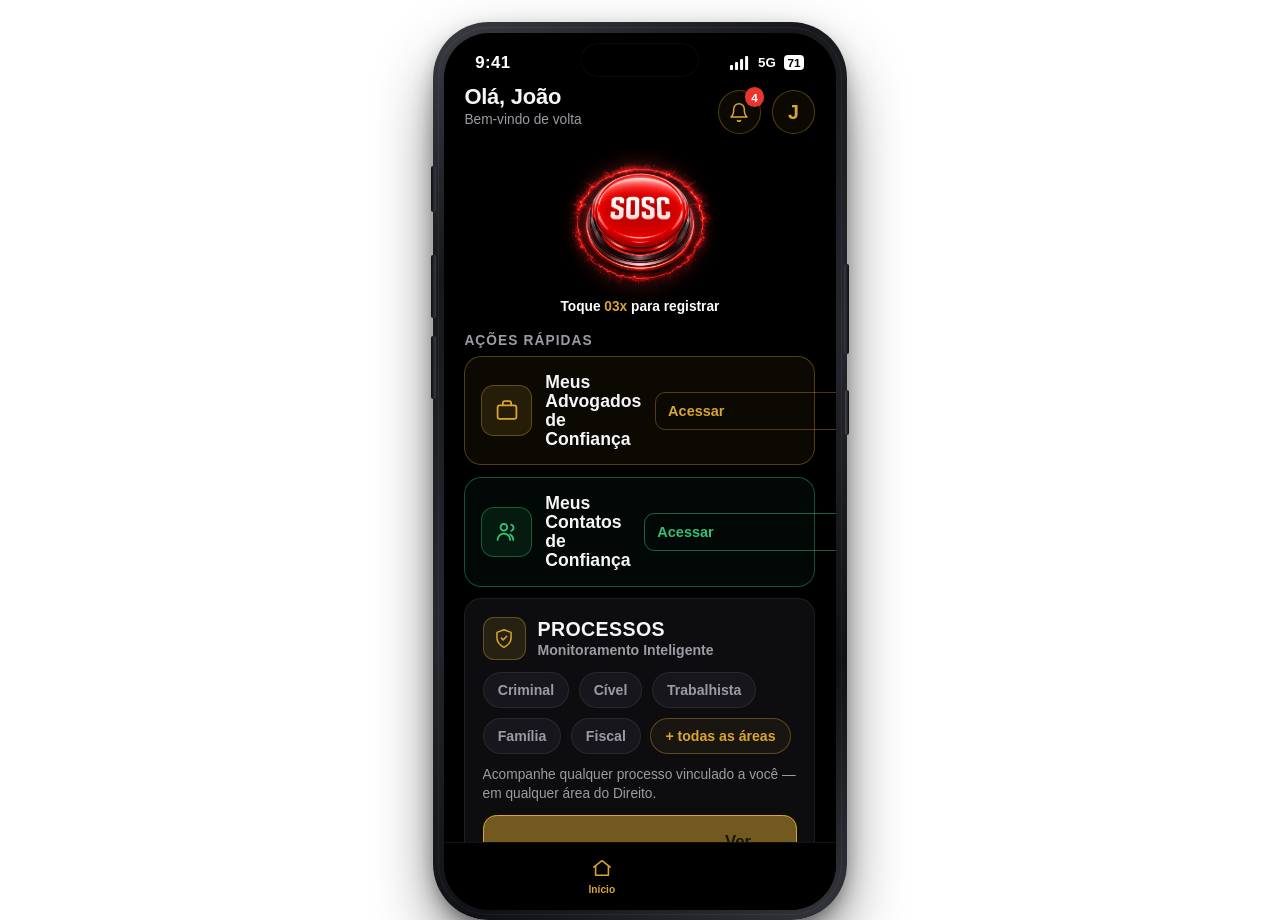
<file: demo-usuario-v3.html>
<!DOCTYPE html>
<html lang="pt-BR">
<head>
<meta charset="UTF-8">
<meta name="viewport" content="width=device-width, initial-scale=1, viewport-fit=cover">
<title>SOSC JUS — Protótipo Usuário</title>
<style>
/* ============================================================
   SOSC JUS · Protótipo interativo (lado ADVOGADO)
   Identidade fixa: dourado #D8A631 fosco · fundo #000 puro
   Fluxo herói: Home → Gravando (Prerrogativas) → Prova selada
   ============================================================ */

:root{
  --bg:#000000;
  --gold:#D8A631;
  --gold-2:#f0c761;
  --gold-soft:rgba(216,166,49,.13);
  --gold-line:rgba(216,166,49,.34);
  --ink:#f6f6f8;
  --ink-dim:#9b9ba4;
  --ink-mute:#6d6d76;
  --card:#0d0d10;
  --card-2:#141419;
  --line:rgba(255,255,255,.075);
  --red:#e8362f;
  --red-deep:#7a0d0a;
  --green:#33c076;
  --blue:#2f6ff0;
  --purple:#7a5cff;
}

*{box-sizing:border-box;margin:0;padding:0;-webkit-tap-highlight-color:transparent}
html,body{height:100%}
body{
  background:radial-gradient(120% 80% at 50% -10%,#17171b 0%,#0a0a0c 45%,#000 100%);
  font-family:-apple-system,"SF Pro Display","SF Pro Text","Segoe UI",Roboto,Helvetica,Arial,sans-serif;
  color:var(--ink);
  display:grid;place-items:center;
  min-height:100svh;padding:22px 14px;
  overflow-x:hidden;
}

/* ---------- iPhone 17 Pro Max frame ---------- */
.stage{display:grid;place-items:center;gap:14px}
.phone{
  --pw:min(400px, 92vw, calc((100svh - 58px) * .462));
  width:var(--pw);
  aspect-ratio:1320/2868;
  position:relative;
  border-radius:calc(var(--pw)*.135);
  padding:calc(var(--pw)*.026);
  background:
    linear-gradient(145deg,#3a3c42 0%,#17181c 22%,#26272c 50%,#101114 78%,#34363c 100%);
  box-shadow:
    0 0 0 1px rgba(255,255,255,.06),
    0 30px 70px -18px rgba(0,0,0,.85),
    0 8px 26px -10px rgba(0,0,0,.7);
}
.phone::after{ /* inner metallic highlight */
  content:"";position:absolute;inset:calc(var(--pw)*.012);
  border-radius:calc(var(--pw)*.125);
  box-shadow:inset 0 0 0 1px rgba(255,255,255,.05);
  pointer-events:none;
}
/* side buttons */
.btn-side{position:absolute;background:linear-gradient(90deg,#0d0e10,#3a3c42);border-radius:2px}
.b-action{left:calc(var(--pw)*-.006);top:16%;width:calc(var(--pw)*.012);height:5.2%}
.b-vol-u{left:calc(var(--pw)*-.006);top:26%;width:calc(var(--pw)*.012);height:7%}
.b-vol-d{left:calc(var(--pw)*-.006);top:35%;width:calc(var(--pw)*.012);height:7%}
.b-power{right:calc(var(--pw)*-.006);top:27%;width:calc(var(--pw)*.012);height:10%;background:linear-gradient(270deg,#0d0e10,#3a3c42)}
.b-cam{right:calc(var(--pw)*-.005);top:41%;width:calc(var(--pw)*.01);height:5%;background:linear-gradient(270deg,#0d0e10,#4a4c52)}

/* ---------- Screen viewport (the display) ---------- */
.viewport{
  position:relative;width:100%;height:100%;
  border-radius:calc(var(--pw)*.11);
  overflow:hidden;background:var(--bg);
  container-type:inline-size;
  display:flex;flex-direction:column;
  isolation:isolate;
}

/* Status bar */
.statusbar{
  position:relative;z-index:6;flex:0 0 auto;
  height:12.6cqw;display:flex;align-items:center;justify-content:space-between;
  padding:2.6cqw 8cqw 0;font-weight:600;color:#fff;
}
.sb-time{font-size:4.3cqw;letter-spacing:.02em;font-weight:700}
.sb-right{display:flex;align-items:center;gap:2cqw}
.sb-right svg{height:3.6cqw;width:auto;fill:#fff}
.sb-batt{display:flex;align-items:center;gap:.6cqw}
.sb-batt b{font-size:3cqw;color:#000;background:#fff;border-radius:1cqw;padding:.2cqw 1cqw;font-weight:800}
/* Dynamic Island */
.island{
  position:absolute;z-index:7;top:2.7cqw;left:50%;transform:translateX(-50%);
  width:30cqw;height:8.4cqw;background:#000;border-radius:6cqw;
  box-shadow:0 0 0 .5px rgba(255,255,255,.08);
}

/* ---------- Screens ---------- */
.screens{position:relative;flex:1 1 auto;min-height:0}
.screen{
  position:absolute;inset:0;display:flex;flex-direction:column;
  opacity:0;visibility:hidden;transform:translateX(6%);
  transition:opacity .32s ease, transform .38s cubic-bezier(.22,.61,.36,1), visibility 0s .38s;
}
.screen.is-active{opacity:1;visibility:visible;transform:none;transition:opacity .3s ease, transform .4s cubic-bezier(.22,.61,.36,1)}
.screen.is-back{transform:translateX(-6%)}

.scroll{flex:1 1 auto;min-height:0;overflow-y:auto;overflow-x:hidden;-webkit-overflow-scrolling:touch;scrollbar-width:none}
.scroll::-webkit-scrollbar{display:none}
.pad{padding:0 5.2cqw 8cqw}

/* In-screen top bar (subscreens) */
.appbar{flex:0 0 auto;display:flex;align-items:center;gap:3cqw;padding:1.5cqw 5cqw 3cqw}
.back{display:inline-flex;align-items:center;gap:1.4cqw;background:#141419;border:1px solid var(--line);
  color:#fff;font-weight:700;font-size:4.1cqw;padding:2.4cqw 4cqw;border-radius:9cqw;cursor:pointer}
.back svg{height:4.2cqw;stroke:#fff}
.appbar h2{font-size:4.4cqw;color:var(--gold);font-weight:800;letter-spacing:.01em}

/* ---------- Home header ---------- */
.hdr{display:flex;gap:3.2cqw;align-items:flex-start;padding:1cqw 0 4cqw}
.shield{flex:0 0 auto;width:15cqw;height:15cqw;object-fit:contain;display:block;filter:drop-shadow(0 2px 6px rgba(0,0,0,.55))}
.hdr-txt{flex:1 1 auto;min-width:0}
.hdr-hello{font-size:5.6cqw;font-weight:800;line-height:1.02;letter-spacing:-.01em}
.hdr-role{color:var(--gold);font-weight:800;font-size:3.9cqw;margin-top:1.2cqw}
.hdr-sub{color:var(--ink-dim);font-size:3.5cqw;margin-top:.8cqw}
.hdr-ic{display:flex;gap:2.6cqw;flex:0 0 auto;padding-top:1cqw}
.iconbtn{position:relative;width:11.2cqw;height:11.2cqw;border-radius:50%;border:1px solid var(--gold-line);
  display:grid;place-items:center;cursor:pointer;background:rgba(216,166,49,.05)}
.iconbtn svg{height:5.4cqw;stroke:var(--gold)}
.badge{position:absolute;top:-1cqw;right:-1cqw;min-width:5cqw;height:5cqw;padding:0 1.4cqw;background:var(--red);
  color:#fff;border-radius:5cqw;font-size:3cqw;font-weight:800;display:grid;place-items:center}

/* Alert/attendance card */
.att{border:1px solid var(--line);background:linear-gradient(180deg,#0f0f13,#0a0a0d);border-radius:5cqw;
  padding:4.4cqw;display:grid;grid-template-columns:1fr 1.15fr;gap:4cqw;margin-bottom:4.4cqw}
.att-l h3{color:var(--red);font-weight:800;font-size:4cqw;letter-spacing:.02em}
.toggle{display:flex;align-items:center;gap:2.4cqw;margin:2.4cqw 0}
.sw{width:12.5cqw;height:6.8cqw;border-radius:6cqw;background:#2a2a30;position:relative;cursor:pointer;transition:background .25s;flex:0 0 auto}
.sw i{position:absolute;top:.7cqw;left:.7cqw;width:5.4cqw;height:5.4cqw;border-radius:50%;background:#fff;transition:transform .25s;box-shadow:0 1px 3px rgba(0,0,0,.5)}
.sw.on{background:var(--green)}
.sw.on i{transform:translateX(5.6cqw)}
.sw-lbl{font-weight:800;font-size:3.7cqw;color:var(--green);letter-spacing:.04em}
.sw-lbl.off{color:var(--ink-mute)}
.att-l p{color:var(--ink-dim);font-size:3.2cqw;line-height:1.32}
.att-r .cap{color:var(--ink-dim);font-size:3.4cqw;margin-bottom:2.4cqw}
.pill{display:flex;align-items:center;gap:2.2cqw;border-radius:3.2cqw;padding:3cqw 3.4cqw;font-weight:800;font-size:3.7cqw;cursor:pointer;border:1px solid;margin-bottom:2.4cqw}
.pill svg{height:4.6cqw;flex:0 0 auto}
.pill.ok{border-color:rgba(51,192,118,.5);background:rgba(51,192,118,.08);color:#fff}
.pill.ok svg{stroke:var(--green)}
.pill.no{border-color:rgba(232,54,47,.5);background:rgba(232,54,47,.07);color:#fff;margin-bottom:0}
.pill.no svg{stroke:var(--red)}

/* SOS row */
.sosrow{display:grid;grid-template-columns:1fr 1.28fr 1fr;gap:3cqw;align-items:center;margin-bottom:5cqw}
.stat{background:var(--card);border:1px solid var(--line);border-radius:4.4cqw;padding:4cqw 3.4cqw;min-height:33cqw;display:flex;flex-direction:column;justify-content:space-between}
.stat .n{font-size:9cqw;font-weight:800;line-height:1;color:var(--gold)}
.stat.blue .n{color:var(--blue)}
.stat .t{font-weight:800;font-size:4cqw;margin-top:1.4cqw}
.stat .d{color:var(--ink-dim);font-size:3cqw;margin-top:.4cqw}
.stat .auto{margin-top:2.2cqw;font-size:2.9cqw;font-weight:700;color:var(--green);display:flex;align-items:center;gap:1.4cqw}
.stat .auto::after{content:"";width:2cqw;height:2cqw;border-radius:50%;background:var(--green);box-shadow:0 0 6px var(--green)}
.stat.blue .auto{color:var(--blue)}
.stat.blue .auto::after{background:var(--blue);box-shadow:0 0 6px var(--blue)}

.sos-wrap{display:flex;flex-direction:column;align-items:center;gap:2cqw}
.sos{position:relative;width:38cqw;height:38cqw;border:none;cursor:pointer;background:transparent;padding:0;display:grid;place-items:center;margin:-2cqw 0}
.sos img{width:100%;height:100%;object-fit:contain;filter:drop-shadow(0 4px 10px rgba(0,0,0,.5));transition:transform .12s ease;position:relative;z-index:1}
.sos:active img{transform:scale(.94)}
.sos.armed img{animation:sosBeat .5s ease}
@keyframes sosBeat{50%{transform:scale(1.05)}}
.sos::before{content:"";position:absolute;inset:16%;border-radius:50%;box-shadow:0 0 24px 8px rgba(232,54,47,.4);animation:sosGlow 1.9s ease-in-out infinite;z-index:0}
.sos.armed::before{animation-duration:.9s;box-shadow:0 0 30px 12px rgba(255,150,60,.5)}
@keyframes sosGlow{0%,100%{opacity:.45}50%{opacity:1}}
.sos-cap{font-weight:800;font-size:3.5cqw;text-align:center;color:#fff}
.sos-cap b{color:var(--gold)}

/* Cards grid */
.grid{display:grid;grid-template-columns:1fr 1fr;gap:3.2cqw}
.card{position:relative;border-radius:4.4cqw;border:1px solid var(--line);background:var(--card);
  padding:4cqw;min-height:24cqw;cursor:pointer;display:flex;flex-direction:column;gap:2cqw;
  transition:transform .12s ease, border-color .2s}
.card:active{transform:scale(.97)}
.card.wide{grid-column:1/-1;flex-direction:row;align-items:center;min-height:16cqw}
.card .ico{width:8.6cqw;height:8.6cqw;border-radius:3cqw;display:grid;place-items:center;background:var(--gold-soft);border:1px solid var(--gold-line);flex:0 0 auto}
.card .ico svg{height:5cqw;stroke:var(--gold)}
.card h4{font-weight:800;font-size:4cqw;line-height:1.05}
.card p{color:var(--ink-dim);font-size:3.15cqw;line-height:1.28}
.card .go{position:absolute;right:3.6cqw;bottom:3.6cqw;width:7.6cqw;height:7.6cqw;border-radius:50%;border:1px solid var(--gold-line);display:grid;place-items:center;background:rgba(216,166,49,.06)}
.card.wide .go{position:static;margin-left:auto}
.card .go svg{height:4cqw;stroke:var(--gold)}
.card .wrap{flex:1 1 auto}
/* tints */
.t-blue{background:linear-gradient(160deg,rgba(47,111,240,.14),#0b0b0f 60%);border-color:rgba(47,111,240,.32)}
.t-blue .ico{background:rgba(47,111,240,.14);border-color:rgba(47,111,240,.4)}.t-blue .ico svg{stroke:#6ea0ff}.t-blue .go{border-color:rgba(47,111,240,.4)}.t-blue .go svg{stroke:#6ea0ff}
.t-red{background:linear-gradient(160deg,rgba(232,54,47,.14),#0b0b0f 60%);border-color:rgba(232,54,47,.32)}
.t-red .ico{background:rgba(232,54,47,.13);border-color:rgba(232,54,47,.4)}.t-red .ico svg{stroke:#ff7a74}.t-red .go{border-color:rgba(232,54,47,.4)}.t-red .go svg{stroke:#ff7a74}
.t-purple{background:linear-gradient(160deg,rgba(122,92,255,.15),#0b0b0f 60%);border-color:rgba(122,92,255,.32)}
.t-purple .ico{background:rgba(122,92,255,.14);border-color:rgba(122,92,255,.4)}.t-purple .ico svg{stroke:#a892ff}.t-purple .go{border-color:rgba(122,92,255,.4)}.t-purple .go svg{stroke:#a892ff}
.t-green{background:linear-gradient(160deg,rgba(51,192,118,.14),#0b0b0f 60%);border-color:rgba(51,192,118,.32)}
.t-green .ico{background:rgba(51,192,118,.13);border-color:rgba(51,192,118,.4)}.t-green .ico svg{stroke:#57d99a}.t-green .go{border-color:rgba(51,192,118,.4)}.t-green .go svg{stroke:#57d99a}
.t-gold{background:linear-gradient(160deg,rgba(216,166,49,.16),#0b0b0f 62%);border-color:var(--gold-line)}

/* ---------- Tab bar ---------- */
.tabbar{flex:0 0 auto;z-index:6;display:grid;grid-template-columns:repeat(5,1fr);
  padding:2.2cqw 3cqw calc(env(safe-area-inset-bottom) + 2.4cqw);gap:1cqw;
  background:linear-gradient(180deg,rgba(0,0,0,.2),#000 60%);border-top:1px solid var(--line)}
.tab{display:flex;flex-direction:column;align-items:center;gap:1.2cqw;padding:1.4cqw 0;border-radius:3cqw;cursor:pointer;position:relative}
.tab svg{height:5.6cqw;stroke:var(--ink-mute);fill:none}
.tab span{font-size:2.9cqw;font-weight:700;color:var(--ink-mute)}
.tab.on svg{stroke:var(--gold)}
.tab.on span{color:var(--gold)}
.tab .dot{position:absolute;top:.4cqw;right:22%;width:2.2cqw;height:2.2cqw;border-radius:50%;background:var(--blue)}

/* ---------- Recording screen ---------- */
.rec-top{flex:0 0 auto;margin:1cqw 5cqw 3cqw;border:1px solid var(--gold-line);border-radius:4cqw;padding:3.4cqw 4cqw;background:linear-gradient(180deg,rgba(216,166,49,.08),rgba(0,0,0,0))}
.rec-top .row1{display:flex;align-items:center;gap:2.4cqw}
.rec-top .row1 svg{height:5.4cqw;stroke:var(--gold)}
.rec-top .row1 b{color:var(--gold);font-weight:800;font-size:4.6cqw;letter-spacing:.04em}
.rec-top .row1 .id{margin-left:auto;color:var(--ink-dim);font-weight:700;font-size:3.6cqw}
.rec-top .row2{color:var(--red);font-weight:700;font-size:3.3cqw;margin-top:1.6cqw;display:flex;align-items:center;gap:1.6cqw}
.rec-top .row2::before{content:"";width:2.4cqw;height:2.4cqw;border-radius:50%;background:var(--red);animation:blink 1s steps(2) infinite}
@keyframes blink{50%{opacity:.15}}

.preview{margin:0 5cqw;border-radius:4.4cqw;overflow:hidden;position:relative;aspect-ratio:16/10;
  background:
    radial-gradient(120% 140% at 30% 0%,#2a3340 0%,#10151c 55%,#080a0e 100%);
  border:1px solid rgba(255,255,255,.06)}
.preview::after{content:"";position:absolute;inset:0;background:
  repeating-linear-gradient(0deg,rgba(255,255,255,.03) 0 1px,transparent 1px 3px);opacity:.5}
.pv-grid{position:absolute;inset:8%;border:1px solid rgba(120,200,255,.18);border-radius:2cqw}
.pv-grid::before,.pv-grid::after{content:"";position:absolute;background:rgba(120,200,255,.14)}
.pv-grid::before{left:33%;top:0;bottom:0;width:1px;box-shadow:33.4cqw 0 rgba(120,200,255,.14)}
.pv-grid::after{top:33%;left:0;right:0;height:1px;box-shadow:0 22cqw rgba(120,200,255,.14)}
.pv-reticle{position:absolute;top:50%;left:50%;width:16cqw;height:16cqw;transform:translate(-50%,-50%);border:1px solid rgba(120,200,255,.35);border-radius:50%}
.pv-reticle::after{content:"";position:absolute;inset:38%;border-radius:50%;background:rgba(120,200,255,.25)}
.pv-rec{position:absolute;top:4cqw;left:4cqw;display:flex;align-items:center;gap:1.8cqw;background:rgba(0,0,0,.55);padding:1.6cqw 3cqw;border-radius:6cqw;font-weight:800;font-size:3.4cqw}
.pv-rec::before{content:"";width:2.6cqw;height:2.6cqw;border-radius:50%;background:var(--red);animation:blink 1s steps(2) infinite}
.pv-timer{position:absolute;top:4cqw;right:4cqw;background:rgba(0,0,0,.55);padding:1.6cqw 3cqw;border-radius:6cqw;font-weight:800;font-size:3.6cqw;font-variant-numeric:tabular-nums}
.pv-live{position:absolute;top:12.5cqw;right:4cqw;display:flex;align-items:center;gap:1.4cqw;color:var(--green);font-weight:800;font-size:3.2cqw;background:rgba(0,0,0,.4);padding:1.2cqw 2.6cqw;border-radius:6cqw;border:1px solid rgba(51,192,118,.4)}
.pv-live::before{content:"";width:2cqw;height:2cqw;border-radius:50%;background:var(--green)}
.pv-cam{position:absolute;bottom:4cqw;right:4cqw;display:flex;align-items:center;gap:1.6cqw;background:rgba(0,0,0,.55);padding:1.6cqw 3cqw;border-radius:6cqw;font-weight:700;font-size:3.3cqw}
.pv-cam svg{height:4cqw;stroke:#fff}

.encerrar{margin:4.4cqw auto 1cqw;display:flex;flex-direction:column;align-items:center;gap:2cqw}
.stopbtn{width:19cqw;height:19cqw;border-radius:50%;border:1.4cqw solid #fff;background:transparent;display:grid;place-items:center;cursor:pointer;position:relative}
.stopbtn i{width:7cqw;height:7cqw;border-radius:1.6cqw;background:var(--red)}
.stopbtn.armed{border-color:var(--gold);box-shadow:0 0 22px rgba(216,166,49,.4)}
.encerrar .lbl{font-weight:900;font-size:5.4cqw;letter-spacing:.04em}
.encerrar .hint{font-weight:700;font-size:3.4cqw;color:var(--ink-dim);letter-spacing:.04em}
.encerrar .hint b{color:var(--gold)}

.status{margin:2cqw 5cqw 0}
.status h5{color:var(--ink-dim);font-weight:800;font-size:3.5cqw;letter-spacing:.06em;margin-bottom:1cqw;padding:2cqw 0 1cqw}
.srow{display:flex;align-items:center;gap:3.4cqw;padding:3cqw 0;border-top:1px solid var(--line)}
.srow .si{width:7cqw;flex:0 0 auto;display:grid;place-items:center}
.srow .si svg{height:5.4cqw;stroke:var(--gold)}
.srow .st b{font-weight:800;font-size:3.9cqw}
.srow .st span{display:block;color:var(--ink-dim);font-size:3.1cqw;margin-top:.2cqw}
.srow .tag{margin-left:auto;color:var(--green);font-weight:800;font-size:3.3cqw;display:flex;align-items:center;gap:1.4cqw;white-space:nowrap}
.srow .tag::before{content:"";width:2cqw;height:2cqw;border-radius:50%;background:var(--green)}

.mandado{margin:4cqw 5cqw 6cqw;border:1px solid rgba(232,54,47,.5);border-radius:4cqw;background:rgba(232,54,47,.06);padding:3.6cqw 4cqw;display:flex;align-items:center;gap:3.4cqw}
.mandado .mi{width:9cqw;height:9cqw;flex:0 0 auto;border-radius:50%;border:1px solid rgba(232,54,47,.5);display:grid;place-items:center}
.mandado .mi svg{height:5.2cqw;stroke:var(--red)}
.mandado b{color:#fff;font-weight:800;font-size:3.9cqw}
.mandado p{color:var(--ink-dim);font-size:3.1cqw;line-height:1.3;margin-top:.6cqw}
.mandado .chev{margin-left:auto;color:var(--ink-dim);font-size:5cqw}

/* ---------- Prova selada ---------- */
.prova-head{background:var(--card);border:1px solid var(--line);border-radius:4.4cqw;padding:4cqw;display:flex;align-items:center;justify-content:space-between;margin-bottom:3.4cqw}
.prova-head .lbl{color:var(--ink-dim);font-size:3.6cqw;font-weight:700}
.prova-head .val{color:var(--gold);font-weight:900;font-size:6cqw}

/* seal */
.seal-wrap{display:grid;place-items:center;margin:2cqw 0 4cqw}
.seal{width:42cqw;height:42cqw;position:relative}
.seal.stamp{animation:stamp .55s cubic-bezier(.2,1.3,.4,1) both}
@keyframes stamp{0%{transform:scale(1.5) rotate(-14deg);opacity:0}60%{opacity:1}100%{transform:none;opacity:1}}
.seal .cap{position:absolute;inset:0;display:grid;place-items:center;text-align:center}
.seal .cap b{color:var(--gold);font-weight:900;font-size:5.4cqw;line-height:1}
.seal .cap span{display:block;color:var(--ink-dim);font-size:2.7cqw;margin-top:1cqw;font-weight:700;letter-spacing:.04em}
.seal svg .rot{transform-origin:50% 50%;animation:spin 26s linear infinite}
@keyframes spin{to{transform:rotate(360deg)}}

.map{border-radius:4.4cqw;overflow:hidden;border:1px solid var(--line);background:#12161d;position:relative;aspect-ratio:5/4}
.map svg{display:block;width:100%;height:100%}
.route{stroke:var(--gold);stroke-width:1.6;fill:none;stroke-linecap:round;stroke-linejoin:round;
  stroke-dasharray:220;stroke-dashoffset:220}
.route.draw{animation:draw 1.6s ease forwards}
@keyframes draw{to{stroke-dashoffset:0}}
.map-legend{display:flex;align-items:center;justify-content:center;gap:5cqw;padding:3cqw;background:#000;font-size:3.2cqw;font-weight:700;color:var(--ink-dim)}
.map-legend span{display:flex;align-items:center;gap:1.6cqw}
.dotc{width:2.6cqw;height:2.6cqw;border-radius:50%}
.line-g{width:5cqw;height:.9cqw;background:var(--gold);border-radius:2cqw}

.actbtn{width:100%;border:none;border-radius:4cqw;padding:4.2cqw;font-weight:800;font-size:4.3cqw;cursor:pointer;margin-top:3cqw;display:flex;align-items:center;justify-content:center;gap:2.4cqw}
.actbtn svg{height:4.8cqw}
.actbtn.solid{background:var(--gold);color:#1a1205}.actbtn.solid svg{stroke:#1a1205}
.actbtn.ghost{background:transparent;border:1px solid var(--gold-line);color:#fff}.actbtn.ghost svg{stroke:#fff}
.prova-rel{color:var(--gold);font-weight:800;font-size:3.5cqw;letter-spacing:.06em;text-align:center;margin:6cqw 0 1cqw;padding-top:4cqw;border-top:1px solid var(--gold-line)}

/* ---------- Forms (CPF / Cobrança) ---------- */
.tophero{margin-bottom:3cqw}
.chip{display:inline-flex;align-items:center;gap:2cqw;background:var(--gold);color:#1a1205;font-weight:800;font-size:3.5cqw;padding:2.4cqw 4cqw;border-radius:7cqw}
.chip svg{height:4cqw;stroke:#1a1205}
.tophero h1{font-size:8cqw;font-weight:900;margin-top:3cqw;letter-spacing:-.02em}
.tophero p{color:var(--ink-dim);font-size:4cqw;line-height:1.3;margin-top:1.6cqw}
.eyebrow{color:var(--ink-dim);font-weight:800;font-size:3.5cqw;letter-spacing:.08em;margin:5cqw 0 2cqw}
.flabel{font-weight:800;font-size:4.1cqw;margin:3.6cqw 0 1.8cqw}
.flabel .opt{color:var(--ink-dim);font-weight:600;font-size:3.4cqw}
.flabel .req{color:var(--gold)}
.field{width:100%;background:#131318;border:1px solid var(--line);border-radius:3.4cqw;padding:4cqw;color:#fff;font-size:4cqw;font-family:inherit}
.field::placeholder{color:#6a6a72}
textarea.field{resize:none;min-height:14cqw}
.help{color:var(--ink-dim);font-size:3.3cqw;line-height:1.35;margin-top:1.8cqw}
.fbtn{width:100%;border-radius:3.4cqw;padding:4cqw;font-weight:800;font-size:4.3cqw;cursor:pointer;margin-top:3cqw;display:flex;align-items:center;justify-content:center;gap:2.4cqw;border:1px solid}
.fbtn svg{height:4.6cqw;stroke:currentColor}
.fbtn.gold{background:rgba(216,166,49,.5);border-color:var(--gold);color:#1c1408}
.fbtn.outline{background:transparent;border-color:var(--gold-line);color:var(--gold)}
.seg{display:flex;gap:2.6cqw;margin-top:1cqw}
.seg button{flex:1;border-radius:3.2cqw;padding:3.6cqw;font-weight:800;font-size:4cqw;cursor:pointer;border:1px solid var(--line);background:#16161c;color:var(--ink-dim)}
.seg button.on{background:var(--gold);color:#1c1408;border-color:var(--gold)}
.acct{border:1px solid var(--gold-line);border-radius:3.6cqw;background:rgba(216,166,49,.06);padding:4cqw;display:flex;align-items:center;gap:3.4cqw;margin-top:2.4cqw}
.acct .ai{width:9cqw;height:9cqw;flex:0 0 auto;display:grid;place-items:center;color:var(--gold)}
.acct .ai svg{height:6cqw;stroke:var(--gold)}
.acct b{font-weight:800;font-size:4.4cqw}
.acct span{display:block;color:var(--ink-dim);font-size:3.4cqw;margin-top:.4cqw}
.acct a{display:block;color:var(--gold);font-weight:700;font-size:3.6cqw;margin-top:1.2cqw}

/* ---------- Clientes ---------- */
.cli-invite{border:1px solid var(--gold-line);border-radius:3.6cqw;color:var(--gold);font-weight:800;font-size:4.2cqw;padding:3.8cqw;text-align:center;margin:2cqw 0 2cqw;cursor:pointer;background:rgba(216,166,49,.05)}
.cli-sub{color:var(--ink-dim);font-size:3.5cqw;text-align:center;margin-bottom:3cqw}
.cli-chan{display:grid;grid-template-columns:1fr 1fr;gap:2.6cqw;margin-bottom:3.4cqw}
.cli-chan button{border:none;border-radius:3.2cqw;padding:3.6cqw;font-weight:800;font-size:4cqw;cursor:pointer;color:#fff}
.cli-chan .wa{background:#12602f}.cli-chan .lk{background:#26262c}
.search{display:flex;align-items:center;gap:2.6cqw;background:#131318;border:1px solid var(--line);border-radius:3.4cqw;padding:3.6cqw;margin-bottom:3cqw}
.search svg{height:4.6cqw;stroke:var(--ink-mute)}
.search span{color:#6a6a72;font-size:4cqw}
.cli-h{color:var(--ink-dim);font-weight:800;font-size:3.4cqw;letter-spacing:.08em;margin-bottom:2cqw}
.cli{display:flex;align-items:center;gap:3.4cqw;border:1px solid var(--line);border-radius:3.6cqw;background:var(--card);padding:3.6cqw;margin-bottom:2.6cqw;cursor:pointer}
.cli .av{width:11cqw;height:11cqw;border-radius:50%;border:2px solid var(--gold);color:var(--gold);display:grid;place-items:center;font-weight:800;font-size:4cqw;flex:0 0 auto}
.cli .ci b{font-weight:800;font-size:4.2cqw}
.cli .ci span{display:block;color:var(--ink-dim);font-size:3.3cqw;margin-top:.3cqw}
.cli .chev{margin-left:auto;color:var(--gold);font-size:4.6cqw}

/* ---------- Perfil ---------- */
.pf-head{display:flex;flex-direction:column;align-items:center;text-align:center;gap:2cqw;padding:3cqw 0 4cqw}
.pf-head .shield{width:22cqw;height:22cqw}
.pf-head b{font-size:6cqw;font-weight:900}
.pf-head span{color:var(--gold);font-weight:800;font-size:4cqw}
.pf-row{display:flex;align-items:center;gap:3.4cqw;border-top:1px solid var(--line);padding:4cqw 1cqw}
.pf-row .k{color:var(--ink-dim);font-size:3.7cqw;font-weight:700}
.pf-row .v{margin-left:auto;font-weight:800;font-size:3.9cqw}
.pf-plan{margin-top:4cqw;border:1px solid var(--gold-line);border-radius:4cqw;background:linear-gradient(160deg,rgba(216,166,49,.16),#0b0b0f);padding:4.4cqw;text-align:center}
.pf-plan b{color:var(--gold);font-weight:900;font-size:5cqw}
.pf-plan span{display:block;color:var(--ink-dim);font-size:3.5cqw;margin-top:1cqw}

/* ---------- Toast ---------- */
.toast{position:absolute;left:50%;bottom:24cqw;transform:translate(-50%,2cqw);z-index:20;
  background:rgba(20,20,26,.96);border:1px solid var(--gold-line);color:#fff;font-weight:700;font-size:3.7cqw;
  padding:3cqw 5cqw;border-radius:8cqw;opacity:0;pointer-events:none;transition:opacity .25s, transform .25s;
  box-shadow:0 10px 30px rgba(0,0,0,.5);max-width:80%;text-align:center}
.toast.show{opacity:1;transform:translate(-50%,0)}

/* hint under phone */
.hint{color:var(--ink-mute);font-size:12px;letter-spacing:.02em;display:flex;align-items:center;gap:7px}
.hint b{color:var(--gold)}
.hint.gone{opacity:0;transition:opacity .5s}

/* ---------- Extra feature screens ---------- */
.uptile{border:1.5px dashed var(--gold-line);border-radius:3.6cqw;padding:4.6cqw 4cqw;display:flex;align-items:center;gap:3cqw;color:var(--gold);font-weight:700;font-size:4cqw;margin-bottom:2.6cqw;cursor:pointer;background:rgba(216,166,49,.04)}
.uptile svg{height:5.4cqw;stroke:var(--gold);flex:0 0 auto}
.uptile small{display:block;color:var(--ink-dim);font-weight:600;font-size:3.1cqw;margin-top:.4cqw}
.explain{border:1px solid var(--gold-line);border-radius:4cqw;background:rgba(216,166,49,.05);padding:4cqw;margin:1cqw 0 3cqw}
.explain b{color:var(--gold);font-weight:800;font-size:4cqw;display:flex;align-items:center;gap:2cqw}
.explain b svg{height:4.6cqw;stroke:var(--gold)}
.explain p{color:var(--ink-dim);font-size:3.5cqw;line-height:1.4;margin-top:1.8cqw}
.explain .ilim{color:var(--ink-dim);font-size:3.4cqw;margin-top:2.4cqw;padding-top:2.4cqw;border-top:1px solid var(--line)}
.pitem{border:1px solid var(--line);border-radius:4cqw;background:var(--card);padding:4cqw;margin-bottom:2.8cqw;cursor:pointer}
.pitem .pn{font-weight:800;font-size:4.4cqw;letter-spacing:-.01em}
.pitem .pv{color:var(--ink-dim);font-size:3.5cqw;margin-top:1cqw;line-height:1.3}
.pitem .prow{display:flex;align-items:center;justify-content:space-between;gap:2cqw}
.pitem .prow .chev{color:var(--gold);font-size:5cqw}
.tagline{display:flex;flex-wrap:wrap;gap:2cqw;margin:2.4cqw 0 0}
.ptag{border-radius:6cqw;padding:1.8cqw 3.4cqw;font-weight:800;font-size:3.3cqw;border:1px solid}
.ptag.crim{color:#ff7a74;border-color:rgba(232,54,47,.5);background:rgba(232,54,47,.08)}
.ptag.n{color:var(--ink-dim);border-color:var(--line);background:#16161c}
.ptag.arc{color:var(--ink-dim);border-color:var(--line);background:#16161c}
.hc{font-weight:900;font-size:5.4cqw;margin:3cqw 0}
.kvbox{border:1px solid var(--line);border-radius:4cqw;background:var(--card);padding:0 4cqw;margin-bottom:3cqw}
.kv{padding:3cqw 0;border-top:1px solid var(--line)}
.kv:first-child{border-top:none}
.kv .kk{color:var(--ink-dim);font-size:3.3cqw;font-weight:700;letter-spacing:.04em}
.kv .vv{font-weight:800;font-size:4cqw;margin-top:.6cqw;line-height:1.25}
.monitor{border:1px solid var(--gold-line);border-radius:4cqw;background:linear-gradient(160deg,rgba(216,166,49,.12),#0b0b0f);padding:4.4cqw;margin-top:1cqw}
.monitor .mh{display:flex;align-items:center;gap:3cqw}
.monitor .mh .mi{width:10cqw;height:10cqw;border-radius:2.6cqw;background:var(--gold-soft);border:1px solid var(--gold-line);display:grid;place-items:center;flex:0 0 auto}
.monitor .mh .mi svg{height:5.2cqw;stroke:var(--gold)}
.monitor .mh b{font-weight:900;font-size:4.6cqw;line-height:1.08}
.monitor ul{list-style:none;margin:3cqw 0 0}
.monitor li{display:flex;gap:2.4cqw;align-items:flex-start;color:var(--ink-dim);font-size:3.5cqw;padding:1.6cqw 0}
.monitor li svg{height:4.4cqw;stroke:var(--gold);flex:0 0 auto;margin-top:.4cqw}
.radio{display:flex;align-items:center;gap:3cqw;border:1px solid var(--line);border-radius:3.4cqw;background:#141419;padding:4cqw;margin-bottom:2.4cqw;cursor:pointer;font-weight:700;font-size:4.1cqw}
.radio .rc{width:5.4cqw;height:5.4cqw;border-radius:50%;border:2px solid var(--ink-mute);flex:0 0 auto;display:grid;place-items:center}
.radio.on{border-color:var(--gold);background:rgba(216,166,49,.08)}
.radio.on .rc{border-color:var(--gold)}
.radio.on .rc::after{content:"";width:2.8cqw;height:2.8cqw;border-radius:50%;background:var(--gold)}
.chipset{display:flex;gap:2.4cqw;overflow-x:auto;padding-bottom:2cqw;scrollbar-width:none}
.chipset::-webkit-scrollbar{display:none}
.chipwrap{display:flex;flex-wrap:wrap;gap:2.4cqw;margin-bottom:1cqw}
.gchip{white-space:nowrap;border-radius:6cqw;padding:2.6cqw 4cqw;font-weight:800;font-size:3.8cqw;border:1px solid var(--line);background:#16161c;color:var(--ink-dim);cursor:pointer;flex:0 0 auto}
.gchip.on{background:var(--gold);color:#1c1408;border-color:var(--gold)}
.jc-persona{display:flex;flex-direction:column;align-items:center;gap:1.4cqw;padding:2cqw 0 3cqw}
.jc-persona img{width:20cqw;height:auto}
.jc-persona b{font-weight:900;font-size:5cqw}
.jc-persona a{color:var(--gold);font-weight:700;font-size:3.6cqw}
.jc-credit{border:1px solid var(--gold-line);border-radius:4cqw;background:rgba(216,166,49,.06);color:var(--gold);font-weight:800;font-size:3.9cqw;padding:3.4cqw 4cqw;display:flex;align-items:center;gap:2.4cqw;margin-bottom:1cqw}
.jc-credit svg{height:5cqw;stroke:var(--gold);flex:0 0 auto}
.logo-tile{border-radius:4cqw;border:1px solid var(--line);background:repeating-conic-gradient(#15151a 0% 25%,#101014 0% 50%) 0/16cqw 16cqw;min-height:42cqw;display:grid;place-items:center;margin-bottom:2.4cqw}
.logo-tile .lg{background:#000;border:1px solid var(--gold-line);border-radius:3cqw;padding:4cqw 7cqw;color:var(--gold);font-weight:900;font-size:6.4cqw;letter-spacing:.06em;text-align:center}
.logo-tile .lg small{display:block;color:var(--gold-2);font-weight:700;font-size:2.8cqw;letter-spacing:.3em;margin-top:.8cqw}
.saved{color:var(--green);font-weight:800;font-size:4cqw;text-align:center;display:flex;align-items:center;justify-content:center;gap:2cqw;margin-bottom:3cqw}
.saved svg{height:4.6cqw;stroke:var(--green)}
.usein{border:1px solid var(--line);border-radius:4cqw;background:var(--card);padding:4cqw;margin-bottom:3cqw}
.usein h6{color:var(--ink-dim);font-weight:800;font-size:3.3cqw;letter-spacing:.06em;text-align:center;margin-bottom:3cqw}
.usein .row{display:flex;justify-content:space-around;gap:2cqw}
.usein .u{display:flex;flex-direction:column;align-items:center;gap:1.6cqw;text-align:center;width:20cqw}
.usein .u .ci{width:11cqw;height:11cqw;border-radius:50%;border:1px solid var(--gold-line);display:grid;place-items:center;background:rgba(216,166,49,.05)}
.usein .u .ci svg{height:5cqw;stroke:var(--gold)}
.usein .u span{color:#fff;font-size:2.9cqw;font-weight:700;line-height:1.2}
.noti{display:flex;gap:3cqw;border-top:1px solid var(--line);padding:4cqw 1cqw}
.noti .ni{width:9.6cqw;height:9.6cqw;border-radius:50%;flex:0 0 auto;display:grid;place-items:center;background:var(--gold-soft);border:1px solid var(--gold-line)}
.noti .ni svg{height:5cqw;stroke:var(--gold)}
.noti .nc b{font-weight:800;font-size:3.9cqw}
.noti .nc p{color:var(--ink-dim);font-size:3.3cqw;margin-top:.4cqw;line-height:1.3}
.noti .nc time{color:var(--ink-mute);font-size:3cqw;margin-top:.6cqw;display:block}
.noti.red .ni{background:rgba(232,54,47,.1);border-color:rgba(232,54,47,.5)}
.noti.red .ni svg{stroke:var(--red)}
/* ---------- User side ---------- */
.tabbar.hidden{display:none}
.tabbar{padding-left:2cqw;padding-right:2cqw}
.tab span{font-size:2.6cqw;white-space:nowrap}
.qa{display:flex;align-items:center;gap:3.4cqw;border-radius:4.4cqw;border:1px solid;padding:4cqw;margin-bottom:3cqw;cursor:pointer}
.qa .qi{width:13cqw;height:13cqw;border-radius:3.2cqw;flex:0 0 auto;display:grid;place-items:center}
.qa .qi svg{height:6.4cqw}
.qa .qt{flex:1 1 auto}
.qa .qt b{font-weight:800;font-size:4.5cqw;line-height:1.08;display:block}
.qa .acc{border:1px solid;border-radius:2.6cqw;padding:2.6cqw 3.2cqw;font-weight:800;font-size:3.7cqw;display:flex;align-items:center;gap:1.4cqw;white-space:nowrap}
.qa .acc svg{height:3.4cqw}
.qa.gold{border-color:var(--gold-line);background:rgba(216,166,49,.05)}
.qa.gold .qi{background:var(--gold-soft);border:1px solid var(--gold-line)}.qa.gold .qi svg{stroke:var(--gold)}
.qa.gold .acc{border-color:var(--gold-line);color:var(--gold)}
.qa.green{border-color:rgba(51,192,118,.4);background:rgba(51,192,118,.04)}
.qa.green .qi{background:rgba(51,192,118,.1);border:1px solid rgba(51,192,118,.4)}.qa.green .qi svg{stroke:var(--green)}
.qa.green .acc{border-color:rgba(51,192,118,.5);color:var(--green)}
.proc-card{border:1px solid var(--line);border-radius:4.4cqw;background:var(--card);padding:4.4cqw;margin-bottom:3cqw}
.proc-card .ph{display:flex;align-items:center;gap:3cqw;margin-bottom:3cqw}
.proc-card .ph .pi{width:11cqw;height:11cqw;border-radius:2.8cqw;background:var(--gold-soft);border:1px solid var(--gold-line);display:grid;place-items:center;flex:0 0 auto}
.proc-card .ph .pi svg{height:5.4cqw;stroke:var(--gold)}
.proc-card .ph b{font-weight:900;font-size:5cqw;letter-spacing:.02em;display:block}
.proc-card .ph span{color:var(--ink-dim);font-weight:800;font-size:3.6cqw}
.areas{display:flex;flex-wrap:wrap;gap:2.4cqw;margin-bottom:3cqw}
.achip{border-radius:6cqw;padding:2.4cqw 3.6cqw;font-weight:700;font-size:3.6cqw;border:1px solid var(--line);background:#16161c;color:var(--ink-dim);cursor:pointer}
.achip.gold{border-color:var(--gold-line);background:rgba(216,166,49,.06);color:var(--gold);font-weight:800}
.proc-card .pdesc{color:var(--ink-dim);font-size:3.5cqw;line-height:1.35;margin-bottom:3cqw}
.alert-card{display:flex;align-items:center;gap:3.4cqw;border:1px solid var(--line);border-radius:4.4cqw;background:var(--card);padding:4cqw;cursor:pointer;margin-bottom:2cqw}
.alert-card .ai{width:11cqw;height:11cqw;border-radius:2.8cqw;border:1px solid rgba(232,54,47,.4);background:rgba(232,54,47,.06);display:grid;place-items:center;flex:0 0 auto}
.alert-card .ai svg{height:5.4cqw;stroke:var(--red)}
.alert-card b{font-weight:800;font-size:4.4cqw;display:block}
.alert-card p{color:var(--ink-dim);font-size:3.4cqw;line-height:1.3;margin-top:.6cqw}
.alert-card .chev{margin-left:auto;color:var(--ink-dim);font-size:5cqw}
.certif-head{display:flex;flex-direction:column;align-items:center;text-align:center;gap:1.6cqw;padding:2cqw 0 3cqw}
.certif-head img{width:18cqw;height:auto}
.certif-head h1{font-size:7.2cqw;font-weight:900;display:flex;align-items:center;gap:2.4cqw}
.certif-head h1 svg{height:6.4cqw;stroke:#fff;stroke-width:2.4}
.certif-head .sess{color:var(--ink-dim);font-weight:700;font-size:4.4cqw}
.certif-head .sess b{color:var(--gold)}
.bigcheck{width:34cqw;height:34cqw;margin:2cqw auto 4cqw;border-radius:50%;border:2.5px solid var(--green);display:grid;place-items:center;background:rgba(51,192,118,.06)}
.bigcheck svg{width:16cqw;height:16cqw;stroke:var(--green);stroke-width:2.4}
.bigcheck.pop{animation:pop .55s cubic-bezier(.2,1.4,.4,1) both}
@keyframes pop{0%{transform:scale(.4);opacity:0}100%{transform:none;opacity:1}}
.cbox{border:1px solid var(--line);border-radius:4cqw;background:var(--card);padding:1cqw 4cqw;margin:2cqw 0 3cqw}
.cstep{display:flex;gap:3cqw;align-items:flex-start;padding:3cqw 0;border-top:1px solid var(--line)}
.cbox .cstep:first-child{border-top:none}
.cstep .cc{width:6.4cqw;height:6.4cqw;border-radius:50%;background:rgba(51,192,118,.14);display:grid;place-items:center;flex:0 0 auto}
.cstep .cc svg{height:3.8cqw;stroke:var(--green)}
.cstep b{font-weight:800;font-size:4cqw;display:block}
.cstep span{color:var(--green);font-size:3.4cqw;margin-top:.3cqw;display:block}
.cstep .mono{font-family:ui-monospace,Menlo,monospace}
.certbadge{border:1px solid rgba(51,192,118,.5);border-radius:4cqw;background:rgba(51,192,118,.05);padding:4cqw;margin-bottom:1cqw;overflow:hidden}
.certbadge .lock{display:inline-flex;align-items:center;gap:1.8cqw;background:var(--green);color:#04240f;font-weight:800;font-size:3.5cqw;padding:2cqw 3.4cqw;border-radius:6cqw}
.certbadge .lock svg{height:3.8cqw;stroke:#04240f}
.certbadge .idn{float:right;color:var(--gold);font-weight:800;font-size:4cqw}
.certbadge h3{font-weight:900;font-size:5cqw;margin:2.6cqw 0 1.4cqw;clear:both}
.certbadge p{color:var(--ink-dim);font-size:3.5cqw;line-height:1.35}
.regitem{border:1px solid var(--line);border-radius:4cqw;background:var(--card);padding:4cqw;margin-bottom:2.8cqw;cursor:pointer;display:flex;align-items:center;gap:2cqw}
.regitem .rl{flex:1 1 auto}
.regitem .rid{color:var(--gold);font-weight:900;font-size:5cqw}
.regitem .rbadge{margin-left:2.4cqw;color:var(--green);font-weight:800;font-size:3.1cqw;background:rgba(51,192,118,.12);border-radius:5cqw;padding:.8cqw 2.4cqw}
.regitem .rdate{font-weight:700;font-size:4cqw;margin-top:1.4cqw}
.regitem .rmeta{color:var(--ink-dim);font-size:3.3cqw;margin-top:.8cqw}
.regitem .chev{color:var(--gold);font-size:5cqw;flex:0 0 auto}
.listhead{display:flex;align-items:center;gap:2.6cqw;margin-bottom:3cqw}
.listhead .pill2{flex:1;justify-content:center;border:1px solid var(--line);background:#16161c;border-radius:3cqw;padding:3.4cqw;font-weight:800;font-size:3.9cqw;display:flex;align-items:center;gap:2cqw;cursor:pointer}
.listhead .pill2.solid{background:var(--gold);color:#1c1408;border-color:var(--gold)}
.listhead .pill2 svg{height:4.4cqw;stroke:#fff}
.trust{border:1px solid var(--line);border-radius:4cqw;background:var(--card);padding:4cqw;margin-bottom:3cqw}
.trust .tt{display:flex;align-items:flex-start;justify-content:space-between;gap:2cqw}
.trust b{font-weight:800;font-size:4.6cqw;line-height:1.1}
.trust .oab{color:var(--ink-dim);font-size:3.6cqw;margin-top:1cqw}
.trust .stt{color:var(--green);font-weight:800;font-size:4cqw;white-space:nowrap}
.trust .acts{margin-top:2.6cqw;display:flex;gap:5cqw}
.trust .acts a{font-weight:800;font-size:3.9cqw;cursor:pointer}
.trust .acts .ed{color:var(--gold)}.trust .acts .ex{color:var(--red)}
.adddash{border:1.5px dashed var(--gold-line);border-radius:4cqw;padding:4.4cqw;display:flex;align-items:center;gap:3.4cqw;color:var(--gold);cursor:pointer;margin-bottom:3cqw}
.adddash .pl{font-size:8cqw;font-weight:300;line-height:.6}
.adddash b{font-weight:800;font-size:4.6cqw;display:block}
.adddash span{color:var(--ink-dim);font-size:3.6cqw}
.invite-link{color:var(--gold);font-weight:800;font-size:4.4cqw;text-align:center;margin:1cqw 0 3cqw;cursor:pointer}
.notebox{border:1px solid var(--gold-line);border-radius:4cqw;background:rgba(216,166,49,.03);padding:4cqw;color:var(--ink-dim);font-size:3.7cqw;line-height:1.4;text-align:center;margin-bottom:3cqw}
.drow{display:flex;align-items:center;gap:3.4cqw;border:1px solid var(--line);border-radius:4cqw;background:var(--card);padding:4cqw;margin-bottom:2.6cqw;cursor:pointer}
.drow.hl{border-color:rgba(47,111,240,.5)}
.drow .di{width:11cqw;height:11cqw;border-radius:2.8cqw;border:1px solid var(--gold-line);display:grid;place-items:center;flex:0 0 auto;font-size:5.2cqw}
.drow .di svg{height:5.4cqw;stroke:var(--gold)}
.drow .dc{flex:1 1 auto}
.drow .dc b{font-weight:800;font-size:4.3cqw;display:block}
.drow .dc span{color:var(--ink-dim);font-size:3.4cqw;margin-top:.4cqw;display:block}
.drow .dc .late{color:var(--red);font-weight:800}
.drow .chev{color:var(--ink-dim);font-size:5cqw}
.drow .reddot{width:3cqw;height:3cqw;border-radius:50%;background:var(--red)}
.pcard{border:1px solid var(--line);border-radius:4.4cqw;background:var(--card);padding:4cqw;margin-bottom:3cqw}
.pcard .top{display:flex;align-items:center;gap:2.4cqw;margin-bottom:2.4cqw}
.pcard .top .ct{border:1px solid var(--line);background:#16161c;border-radius:2.6cqw;padding:1.6cqw 3cqw;font-weight:800;font-size:3.6cqw;color:var(--ink-dim)}
.pcard .top .trash{margin-left:auto;color:var(--ink-mute)}
.pcard .top .trash svg{height:5cqw;stroke:var(--ink-mute)}
.pcard .cnj{font-weight:900;font-size:5cqw;letter-spacing:-.01em}
.pcard .cls{color:var(--ink-dim);font-size:3.7cqw;margin-top:1cqw;line-height:1.3}
.pcard .badges{display:flex;gap:2cqw;margin:2.4cqw 0}
.pcard .bd{border-radius:6cqw;padding:1.6cqw 3.4cqw;font-weight:800;font-size:3.4cqw;border:1px solid}
.pcard .bd.at{color:var(--green);border-color:rgba(51,192,118,.5);background:rgba(51,192,118,.08)}
.pcard .bd.pt{color:#ff7a74;border-color:rgba(232,54,47,.5);background:rgba(232,54,47,.08)}
.pcard .notif{display:flex;align-items:center;gap:2.4cqw;border-top:1px solid var(--line);padding:3cqw 0}
.pcard .notif .nt{flex:1 1 auto;font-weight:800;font-size:4.1cqw}
.pcard .notif .ns{color:var(--ink-dim);font-size:3.3cqw;margin-top:.4cqw;font-weight:600}
.pcard .chatrow{background:rgba(120,170,255,.12);border-radius:3cqw;padding:3cqw;margin-top:2.4cqw;cursor:pointer}
.pcard .chatrow b{font-weight:800;font-size:4cqw;color:#cfe0ff}
.pcard .chatrow p{color:#9fb4d6;font-size:3.3cqw;margin-top:.6cqw;line-height:1.3}
.chatbar{flex:0 0 auto;border-bottom:1px solid var(--gold-line);background:linear-gradient(180deg,rgba(216,166,49,.06),transparent)}
.chatbar .top{display:flex;align-items:center;gap:2.4cqw;padding:2cqw 3cqw}
.chatbar img{width:9cqw;height:auto}
.chatbar .ti{flex:1 1 auto;min-width:0}
.chatbar .ti b{font-weight:900;font-size:4.2cqw;display:flex;align-items:center;gap:1.6cqw}
.chatbar .ti b svg{height:4cqw;stroke:var(--gold)}
.chatbar .ti span{color:#6ea0ff;font-weight:700;font-size:3.3cqw;display:block;white-space:nowrap;overflow:hidden;text-overflow:ellipsis}
.chatbar .sec{flex:0 0 auto;text-align:center;color:#fff;font-weight:800;font-size:2.9cqw;line-height:1.1}
.chatbar .sec svg{height:4.4cqw;stroke:var(--gold);display:block;margin:0 auto .6cqw}
.chatproc{flex:0 0 auto;background:rgba(216,166,49,.06);border-bottom:1px solid var(--gold-line);color:var(--gold);font-weight:800;font-size:4cqw;padding:3cqw 4cqw;display:flex;align-items:center;gap:2cqw}
.chatproc svg{height:4.6cqw;stroke:var(--gold)}
.e2e{border:1px solid var(--line);border-radius:4cqw;background:#0f1320;padding:4cqw;display:flex;gap:3cqw;align-items:center;margin:3cqw 0}
.e2e svg{height:6cqw;stroke:var(--gold);flex:0 0 auto}
.e2e p{color:var(--ink-dim);font-size:3.7cqw;line-height:1.4}
.chat-empty{color:var(--ink-dim);text-align:center;font-size:4cqw;margin:5cqw 0}
.report-cta{background:var(--gold-2);border-radius:4cqw;padding:4cqw;display:flex;align-items:center;gap:3cqw;cursor:pointer}
.report-cta .ri{width:11cqw;height:11cqw;border-radius:50%;background:rgba(0,0,0,.15);display:grid;place-items:center;flex:0 0 auto}
.report-cta .ri svg{height:5.4cqw;stroke:#1c1408}
.report-cta b{color:#1c1408;font-weight:900;font-size:4.3cqw;display:block;text-transform:uppercase;line-height:1.1}
.report-cta p{color:#3a2c0a;font-size:3.4cqw;margin-top:.8cqw;line-height:1.3}
.report-cta .chev{margin-left:auto;color:#1c1408;font-size:5cqw}
.chatinput{flex:0 0 auto;display:flex;align-items:center;gap:2.6cqw;padding:3cqw 4cqw calc(env(safe-area-inset-bottom) + 3cqw)}
.chatinput .box{flex:1 1 auto;border:1px solid var(--line);border-radius:8cqw;background:#131318;padding:3.4cqw 4cqw;color:#6a6a72;font-size:4cqw}
.chatinput .send{width:12cqw;height:12cqw;border-radius:50%;background:var(--blue);display:grid;place-items:center;flex:0 0 auto;cursor:pointer}
.chatinput .send svg{height:5.4cqw;stroke:#fff}

:focus-visible{outline:2px solid var(--gold);outline-offset:2px}

@media (prefers-reduced-motion:reduce){
  .sos::before,.pv-rec::before,.rec-top .row2::before,.srow .tag::before,.pv-live::before{animation:none}
  .seal svg .rot{animation:none}
  .screen{transition:opacity .2s ease}
  .seal.stamp{animation:none}
  .route{stroke-dashoffset:0}
}
</style>
<style>
  html,body{ background:transparent !important; height:100% !important; margin:0 !important; }
  #hint{ display:none !important; }
  .stage{ height:100% !important; gap:0 !important; place-items:center !important; padding:0 !important; }
  /* phone fills the iframe -> status bar + all 5 tabs always visible */
  .phone{ --pw: min(99vw, calc((100svh - 2px) * .46025)) !important; }
</style>
</head>
<body>

<!-- ===================== ICON SPRITE ===================== -->
<svg width="0" height="0" style="position:absolute" aria-hidden="true">
  <symbol id="i-shield" viewBox="0 0 24 24" fill="none" stroke-width="1.7" stroke-linecap="round" stroke-linejoin="round"><path d="M12 2 4 5v6c0 5 3.4 8.5 8 11 4.6-2.5 8-6 8-11V5l-8-3Z"/></symbol>
  <symbol id="i-bell" viewBox="0 0 24 24" fill="none" stroke-width="1.7" stroke-linecap="round" stroke-linejoin="round"><path d="M18 8a6 6 0 1 0-12 0c0 7-3 9-3 9h18s-3-2-3-9"/><path d="M13.7 21a2 2 0 0 1-3.4 0"/></symbol>
  <symbol id="i-user" viewBox="0 0 24 24" fill="none" stroke-width="1.7" stroke-linecap="round" stroke-linejoin="round"><circle cx="12" cy="8" r="4"/><path d="M4 21a8 8 0 0 1 16 0"/></symbol>
  <symbol id="i-search" viewBox="0 0 24 24" fill="none" stroke-width="1.8" stroke-linecap="round" stroke-linejoin="round"><circle cx="11" cy="11" r="7"/><path d="m20 20-3.5-3.5"/></symbol>
  <symbol id="i-case" viewBox="0 0 24 24" fill="none" stroke-width="1.7" stroke-linecap="round" stroke-linejoin="round"><rect x="3" y="7" width="18" height="13" rx="2"/><path d="M8 7V5a2 2 0 0 1 2-2h4a2 2 0 0 1 2 2v2"/></symbol>
  <symbol id="i-alert" viewBox="0 0 24 24" fill="none" stroke-width="1.7" stroke-linecap="round" stroke-linejoin="round"><path d="M12 3 2 20h20L12 3Z"/><path d="M12 9v5"/><circle cx="12" cy="17.5" r=".6" fill="currentColor" stroke="none"/></symbol>
  <symbol id="i-users" viewBox="0 0 24 24" fill="none" stroke-width="1.7" stroke-linecap="round" stroke-linejoin="round"><circle cx="9" cy="8" r="3.2"/><path d="M3 20a6 6 0 0 1 12 0"/><path d="M16 5.5a3 3 0 0 1 0 5.8M18 20a6 6 0 0 0-3-5.2"/></symbol>
  <symbol id="i-pix" viewBox="0 0 24 24" fill="none" stroke-width="1.7" stroke-linecap="round" stroke-linejoin="round"><path d="M5 21V6l7-3 7 3v15"/><path d="M9 21v-4h6v4M9 9h2M13 9h2M9 13h2M13 13h2"/></symbol>
  <symbol id="i-image" viewBox="0 0 24 24" fill="none" stroke-width="1.7" stroke-linecap="round" stroke-linejoin="round"><rect x="3" y="4" width="18" height="16" rx="2"/><circle cx="8.5" cy="9.5" r="1.6"/><path d="m4 18 5-5 4 3 3-2 4 4"/></symbol>
  <symbol id="i-medal" viewBox="0 0 24 24" fill="none" stroke-width="1.7" stroke-linecap="round" stroke-linejoin="round"><circle cx="12" cy="9" r="5"/><path d="m9 13-2 8 5-3 5 3-2-8"/></symbol>
  <symbol id="i-scheck" viewBox="0 0 24 24" fill="none" stroke-width="1.7" stroke-linecap="round" stroke-linejoin="round"><path d="M12 2 4 5v6c0 5 3.4 8.5 8 11 4.6-2.5 8-6 8-11V5l-8-3Z"/><path d="m9 11.5 2 2 4-4.2"/></symbol>
  <symbol id="i-doc" viewBox="0 0 24 24" fill="none" stroke-width="1.7" stroke-linecap="round" stroke-linejoin="round"><path d="M14 3H6a2 2 0 0 0-2 2v14a2 2 0 0 0 2 2h12a2 2 0 0 0 2-2V9l-6-6Z"/><path d="M14 3v6h6M8 13h8M8 17h6"/></symbol>
  <symbol id="i-spark" viewBox="0 0 24 24" fill="none" stroke-width="1.6" stroke-linecap="round" stroke-linejoin="round"><path d="M12 3v4M12 17v4M3 12h4M17 12h4M6 6l2.5 2.5M15.5 15.5 18 18M18 6l-2.5 2.5M8.5 15.5 6 18"/><circle cx="12" cy="12" r="2.4"/></symbol>
  <symbol id="i-home" viewBox="0 0 24 24" fill="none" stroke-width="1.7" stroke-linecap="round" stroke-linejoin="round"><path d="m3 11 9-7 9 7"/><path d="M5 10v10h14V10"/></symbol>
  <symbol id="i-folder" viewBox="0 0 24 24" fill="none" stroke-width="1.7" stroke-linecap="round" stroke-linejoin="round"><path d="M3 7a2 2 0 0 1 2-2h4l2 2h8a2 2 0 0 1 2 2v9a2 2 0 0 1-2 2H5a2 2 0 0 1-2-2V7Z"/></symbol>
  <symbol id="i-mic" viewBox="0 0 24 24" fill="none" stroke-width="1.7" stroke-linecap="round" stroke-linejoin="round"><rect x="9" y="3" width="6" height="11" rx="3"/><path d="M6 11a6 6 0 0 0 12 0M12 17v4"/></symbol>
  <symbol id="i-video" viewBox="0 0 24 24" fill="none" stroke-width="1.7" stroke-linecap="round" stroke-linejoin="round"><rect x="3" y="6" width="12" height="12" rx="2"/><path d="m15 10 6-3v10l-6-3"/></symbol>
  <symbol id="i-pin" viewBox="0 0 24 24" fill="none" stroke-width="1.7" stroke-linecap="round" stroke-linejoin="round"><path d="M12 21s7-6 7-11a7 7 0 1 0-14 0c0 5 7 11 7 11Z"/><circle cx="12" cy="10" r="2.4"/></symbol>
  <symbol id="i-wa" viewBox="0 0 24 24" fill="none" stroke-width="1.7" stroke-linecap="round" stroke-linejoin="round"><path d="M4 20l1.4-4A7.5 7.5 0 1 1 9 19.6L4 20Z"/><path d="M8.8 9.2c.4 3 2.8 5.4 5.8 5.8.5-.9.3-1.4-.2-1.8l-1.2-.5-.9.9c-1-.5-1.8-1.3-2.3-2.3l.9-.9-.5-1.2c-.4-.5-.9-.7-1.9-.2"/></symbol>
  <symbol id="i-scales" viewBox="0 0 24 24" fill="none" stroke-width="1.7" stroke-linecap="round" stroke-linejoin="round"><path d="M12 3v18M6 21h12M4 8l4-3 4 3M20 8l-4-3-4 3M4 8l-2 5a3 3 0 0 0 6 0L6 8M20 8l-2 5a3 3 0 0 0 6 0l-2-5"/></symbol>
  <symbol id="i-cam" viewBox="0 0 24 24" fill="none" stroke-width="1.7" stroke-linecap="round" stroke-linejoin="round"><rect x="3" y="7" width="18" height="13" rx="2"/><circle cx="12" cy="13.5" r="3.4"/><path d="M8 7l1.5-2h5L16 7"/></symbol>
  <symbol id="i-play" viewBox="0 0 24 24" fill="currentColor" stroke="none"><path d="M8 5v14l11-7L8 5Z"/></symbol>
  <symbol id="i-dl" viewBox="0 0 24 24" fill="none" stroke-width="1.7" stroke-linecap="round" stroke-linejoin="round"><path d="M12 3v11m0 0 4-4m-4 4-4-4M4 19h16"/></symbol>
  <symbol id="i-pdf" viewBox="0 0 24 24" fill="none" stroke-width="1.7" stroke-linecap="round" stroke-linejoin="round"><path d="M14 3H6a2 2 0 0 0-2 2v14a2 2 0 0 0 2 2h12a2 2 0 0 0 2-2V9l-6-6Z"/><path d="M14 3v6h6"/><path d="M8 17h1.5a1.2 1.2 0 0 0 0-2.4H8V19M13 14.6V19M13 14.6h2M13 16.8h1.6" stroke-width="1.3"/></symbol>
  <symbol id="i-check" viewBox="0 0 24 24" fill="none" stroke-width="2" stroke-linecap="round" stroke-linejoin="round"><path d="m5 12 5 5L20 7"/></symbol>
  <symbol id="i-x" viewBox="0 0 24 24" fill="none" stroke-width="2" stroke-linecap="round" stroke-linejoin="round"><path d="M6 6l12 12M18 6 6 18"/></symbol>
  <symbol id="i-chev" viewBox="0 0 24 24" fill="none" stroke-width="2" stroke-linecap="round" stroke-linejoin="round"><path d="m9 6 6 6-6 6"/></symbol>
  <symbol id="i-back" viewBox="0 0 24 24" fill="none" stroke-width="2" stroke-linecap="round" stroke-linejoin="round"><path d="m15 6-6 6 6 6"/></symbol>
  <symbol id="i-gps" viewBox="0 0 24 24" fill="none" stroke-width="1.7" stroke-linecap="round" stroke-linejoin="round"><circle cx="12" cy="12" r="7"/><path d="M12 2v3M12 19v3M2 12h3M19 12h3"/><circle cx="12" cy="12" r="2.2" fill="currentColor" stroke="none"/></symbol>
  <symbol id="i-coins" viewBox="0 0 24 24" fill="none" stroke-width="1.7" stroke-linecap="round" stroke-linejoin="round"><ellipse cx="9" cy="7" rx="6" ry="3"/><path d="M3 7v5c0 1.7 2.7 3 6 3s6-1.3 6-3V7"/><path d="M15 12c1.7.4 3 1.3 3 2.5 0 1.4-2 2.5-4.5 2.5-1 0-2-.2-2.7-.5"/></symbol>
  <symbol id="i-lock" viewBox="0 0 24 24" fill="none" stroke-width="1.7" stroke-linecap="round" stroke-linejoin="round"><rect x="5" y="11" width="14" height="9" rx="2"/><path d="M8 11V8a4 4 0 0 1 8 0v3"/></symbol>
  <symbol id="i-send" viewBox="0 0 24 24" fill="none" stroke-width="1.7" stroke-linecap="round" stroke-linejoin="round"><path d="M4 12 20 4l-6 16-3-7-7-1Z"/></symbol>
  <symbol id="i-gear" viewBox="0 0 24 24" fill="none" stroke-width="1.6" stroke-linecap="round" stroke-linejoin="round"><circle cx="12" cy="12" r="3.2"/><path d="M12 2v3M12 19v3M2 12h3M19 12h3M4.9 4.9l2.1 2.1M17 17l2.1 2.1M19.1 4.9 17 7M7 17l-2.1 2.1"/></symbol>
</svg>

<div class="stage">
  <div class="phone">
    <span class="btn-side b-action"></span>
    <span class="btn-side b-vol-u"></span>
    <span class="btn-side b-vol-d"></span>
    <span class="btn-side b-power"></span>
    <span class="btn-side b-cam"></span>

    <div class="viewport" id="vp">
      <div class="island"></div>
      <div class="statusbar">
        <div class="sb-time">9:41</div>
        <div class="sb-right">
          <svg viewBox="0 0 20 14"><rect x="0" y="9" width="3" height="5" rx="1"/><rect x="5" y="6" width="3" height="8" rx="1"/><rect x="10" y="3" width="3" height="11" rx="1"/><rect x="15" y="0" width="3" height="14" rx="1"/></svg>
          <span style="font-size:3.4cqw;font-weight:700">5G</span>
          <div class="sb-batt"><b>71</b></div>
        </div>
      </div>

      <div class="screens">
        <!-- ============ HOME (usuário) ============ -->
        <section id="home" class="screen is-active" aria-label="Início">
          <div class="scroll"><div class="pad">
            <div class="hdr">
              <div class="hdr-txt" style="flex:1 1 auto">
                <div class="hdr-hello">Olá, João</div>
                <div class="hdr-sub">Bem-vindo de volta</div>
              </div>
              <div class="hdr-ic">
                <button class="iconbtn" data-go="notificacoes"><svg><use href="#i-bell"/></svg><span class="badge">4</span></button>
                <button class="iconbtn" data-go="perfil" style="font-weight:800;color:var(--gold);font-size:5cqw">J</button>
              </div>
            </div>

            <div class="sos-wrap" style="margin:2cqw 0 5cqw">
              <button class="sos" id="sosBtn" aria-label="Acionar SOSC — toque 3 vezes"><img src="[data-uri]" alt="SOSC"></button>
              <div class="sos-cap" id="sosCap">Toque <b>03x</b> para registrar</div>
            </div>

            <div class="eyebrow" style="margin-top:0">AÇÕES RÁPIDAS</div>
            <div class="qa gold" data-go="advogado"><div class="qi"><svg><use href="#i-case"/></svg></div><div class="qt"><b>Meus Advogados de Confiança</b></div><div class="acc">Acessar <svg><use href="#i-chev"/></svg></div></div>
            <div class="qa green" data-go="contatos"><div class="qi"><svg><use href="#i-users"/></svg></div><div class="qt"><b>Meus Contatos de Confiança</b></div><div class="acc">Acessar <svg><use href="#i-chev"/></svg></div></div>

            <div class="proc-card">
              <div class="ph"><div class="pi"><svg><use href="#i-scheck"/></svg></div><div><b>PROCESSOS</b><span>Monitoramento Inteligente</span></div></div>
              <div class="areas"><span class="achip">Criminal</span><span class="achip">Cível</span><span class="achip">Trabalhista</span><span class="achip">Família</span><span class="achip">Fiscal</span><span class="achip gold">+ todas as áreas</span></div>
              <div class="pdesc">Acompanhe qualquer processo vinculado a você — em qualquer área do Direito.</div>
              <button class="fbtn gold" data-go="processos"><svg><use href="#i-doc"/></svg>Ver Processos</button>
            </div>

            <div class="alert-card" data-go="mandado"><div class="ai"><svg><use href="#i-alert"/></svg></div><div><b>Alerta de Mandado</b><p>Consulte seu CPF — ou o de outra pessoa — no BNMP/CNJ nacional.</p></div><div class="chev">›</div></div>
          </div></div>
        </section>

        <!-- ============ REGISTRANDO ============ -->
        <section id="rec" class="screen" aria-label="Registrando">
          <div class="scroll"><div style="padding-bottom:8cqw">
            <div class="rec-top">
              <div class="row1"><svg><use href="#i-scheck"/></svg><b>REGISTRO SOSC ATIVO</b><span class="id" id="recSess">#—</span></div>
              <div class="row2">REGISTRANDO · ÁUDIO + VÍDEO + GPS EM TEMPO REAL</div>
            </div>
            <div class="preview">
              <div class="pv-grid"></div>
              <div class="pv-reticle"></div>
              <div class="pv-rec">REC</div>
              <div class="pv-timer" id="recTimer">00:00</div>
              <div class="pv-live">LIVE HD</div>
              <div class="pv-cam"><svg><use href="#i-cam"/></svg>Frontal</div>
            </div>
            <div class="encerrar">
              <button class="stopbtn" id="stopBtn" aria-label="Encerrar — toque 3 vezes"><i></i></button>
              <div class="lbl">ENCERRAR</div>
              <div class="hint" id="stopHint">TOQUE <b>3×</b> PARA ENCERRAR</div>
            </div>
            <div class="status">
              <h5>STATUS</h5>
              <div class="srow"><div class="si"><svg><use href="#i-mic"/></svg></div><div class="st"><b>Áudio em tempo real</b><span>Registrando microfone</span></div><div class="tag">ATIVO</div></div>
              <div class="srow"><div class="si"><svg><use href="#i-video"/></svg></div><div class="st"><b>Vídeo 720p</b><span>HEVC · ~1 MB/min · upload rápido</span></div><div class="tag">ATIVO</div></div>
              <div class="srow"><div class="si"><svg><use href="#i-pin"/></svg></div><div class="st"><b>GPS · <span id="gpsPts" style="display:inline;color:#fff">1</span> pontos</b><span>coordenadas em tempo real</span></div><div class="tag">ATIVO</div></div>
              <div class="srow"><div class="si"><svg><use href="#i-scales"/></svg></div><div class="st"><b>Advogado de confiança</b><span>Notificado por WhatsApp e e-mail</span></div><div class="tag">NOTIFICADO</div></div>
              <div class="srow"><div class="si"><svg><use href="#i-users"/></svg></div><div class="st"><b>Contatos de emergência</b><span>Avisados por WhatsApp</span></div><div class="tag">AVISADO</div></div>
            </div>
          </div></div>
        </section>

        <!-- ============ DOCUMENTO ENVIADO (certificação) ============ -->
        <section id="certificacao" class="screen" aria-label="Documento enviado">
          <div class="scroll"><div class="pad">
            <div class="certif-head">
              <img src="[data-uri]" alt="SOSC JUS">
              <h1><svg><use href="#i-check"/></svg>Documento enviado</h1>
              <div class="sess">Sessão <b id="certSess">#29169</b></div>
            </div>
            <div class="bigcheck" id="bigcheck"><svg><use href="#i-check"/></svg></div>
            <div class="cbox">
              <div class="cstep"><div class="cc"><svg><use href="#i-check"/></svg></div><div><b>Hash SHA-256 calculado</b><span class="mono">eec88bbbfbb8…</span></div></div>
              <div class="cstep"><div class="cc"><svg><use href="#i-check"/></svg></div><div><b>Enviando vídeo + áudio + GPS</b><span>Upload em chunks criptografados</span></div></div>
              <div class="cstep"><div class="cc"><svg><use href="#i-check"/></svg></div><div><b>Certificando com ICP-Brasil</b><span>Carimbo do tempo RFC 3161 + certificado A1</span></div></div>
            </div>
            <div class="certbadge">
              <span class="idn" id="certId">#29169</span>
              <span class="lock"><svg><use href="#i-lock"/></svg>CERTIFICANDO</span>
              <h3>SOS enviado com sucesso</h3>
              <p>Certificando com ICP-Brasil. Quando concluir, a prova fica pronta para download e compartilhamento.</p>
            </div>
            <button class="fbtn outline" data-toast="Reproduzindo áudio gravado…"><svg><use href="#i-play"/></svg>Verificar áudio gravado</button>
            <button class="fbtn gold" data-go="registros"><svg><use href="#i-folder"/></svg>Ver em Documentos</button>
            <button class="fbtn" style="background:transparent;border-color:var(--line);color:#fff" data-go="home">Voltar para Início</button>
          </div></div>
        </section>

        <!-- ============ REGISTROS (Documentos & Relatórios) ============ -->
        <section id="registros" class="screen" aria-label="Documentos e Relatórios">
          <div class="appbar"><button class="back" data-back><svg><use href="#i-back"/></svg>Voltar</button><h2>Registros</h2></div>
          <div class="scroll"><div class="pad">
            <h1 style="font-size:6.6cqw;font-weight:900;letter-spacing:-.02em">Documentos &amp; Relatórios</h1>
            <p class="help" style="font-size:4cqw;margin:.6cqw 0 3cqw">20 provas</p>
            <div class="listhead"><div class="pill2"><svg><use href="#i-gear"/></svg>Filtrar</div><div class="pill2 solid" data-toast="Novo relatório…">+ Novo Relatório</div></div>
            <div class="regitem" data-go="certificacao"><div class="rl"><div><span class="rid">#29169</span><span class="rbadge">ARQUIVADA</span></div><div class="rdate">09/07/2026, 16:59:01</div><div class="rmeta">Áudio + Vídeo · 11s · 4.5 MB</div></div><div class="chev">›</div></div>
            <div class="regitem" data-go="certificacao"><div class="rl"><div><span class="rid">#31128</span><span class="rbadge">ARQUIVADA</span></div><div class="rdate">07/07/2026, 21:34:10</div><div class="rmeta">Áudio + Vídeo · 45s · 26.1 MB</div></div><div class="chev">›</div></div>
            <div class="regitem" data-go="certificacao"><div class="rl"><div><span class="rid">#31431</span><span class="rbadge">ARQUIVADA</span></div><div class="rdate">06/07/2026, 15:54:37</div><div class="rmeta">Áudio + Vídeo · 14s · 7.3 MB</div></div><div class="chev">›</div></div>
            <div class="regitem" data-go="certificacao"><div class="rl"><div><span class="rid">#41001</span><span class="rbadge">ARQUIVADA</span></div><div class="rdate">30/06/2026, 12:46:38</div><div class="rmeta">Áudio + Vídeo · 7s · 2.3 MB</div></div><div class="chev">›</div></div>
            <div class="regitem" data-go="certificacao"><div class="rl"><div><span class="rid">#51531</span><span class="rbadge">ARQUIVADA</span></div><div class="rdate">30/06/2026, 12:21:49</div><div class="rmeta">Áudio + Vídeo · 56s</div></div><div class="chev">›</div></div>
            <div class="regitem" data-go="certificacao"><div class="rl"><div><span class="rid">#26909</span><span class="rbadge">ARQUIVADA</span></div><div class="rdate">26/06/2026, 16:00:00</div><div class="rmeta">Áudio + Vídeo · 22s · 9.1 MB</div></div><div class="chev">›</div></div>
          </div></div>
        </section>

        <!-- ============ ADVOGADO (Meus Advogados + Documentos) ============ -->
        <section id="advogado" class="screen" aria-label="Meus advogados de confiança">
          <div class="appbar"><button class="back" data-back><svg><use href="#i-back"/></svg>Voltar</button><h2>Advogado</h2></div>
          <div class="scroll"><div class="pad">
            <div class="tophero" style="text-align:center"><h1 style="text-align:center">Meus Advogados de Confiança</h1><p style="text-align:center">Gerencie seus advogados de confiança. <b style="color:var(--green)">1</b> de 3 cadastrados</p></div>
            <div class="trust">
              <div class="tt"><div><b>Don</b><div class="oab">OAB/MG 000.000</div></div><div class="stt">Ativo</div></div>
              <div class="acts"><a class="ed" data-toast="Editar advogado…">Editar</a><a class="ex" data-toast="Remover advogado…">Excluir</a></div>
            </div>
            <div class="adddash" data-toast="Adicionar advogado…"><div class="pl">+</div><div><b>Adicionar advogado</b><span>Restam 2 vagas</span></div></div>
            <div class="invite-link" data-toast="Inserir código de convite…">Tenho um código de convite</div>
            <div class="notebox">Quando você criar um registro no SOSC JUS, seus advogados de confiança serão notificados imediatamente.</div>
            <div class="notebox">💬 Para conversar com seu advogado sobre um caso, abra o processo em "Meus Processos" — cada processo tem seu próprio chat.</div>
            <div class="eyebrow">DOCUMENTOS &amp; HONORÁRIOS</div>
            <div class="drow" data-toast="Abrindo procuração…"><div class="di"><svg><use href="#i-doc"/></svg></div><div class="dc"><b>Procuração</b><span>Recebida em 15 de jun de 2026, 17h37</span></div><div class="chev">›</div></div>
            <div class="drow" data-toast="Abrindo contrato…"><div class="di"><svg><use href="#i-doc"/></svg></div><div class="dc"><b>Contrato de Honorários</b><span>Recebido em 15 de jun de 2026, 17h41</span></div><div class="chev">›</div></div>
            <div class="drow hl" data-toast="Detalhes da cobrança…"><div class="di">💰</div><div class="dc"><b>Honorários</b><span class="late">Cobrança em atraso</span></div><div class="reddot"></div><div class="chev">›</div></div>
            <div class="drow" data-toast="Documentos assinados…"><div class="di">✅</div><div class="dc"><b>Documentos Assinados</b><span>Veja suas procurações e contratos assinados</span></div><div class="chev">›</div></div>
          </div></div>
        </section>

        <!-- ============ CONTATOS DE CONFIANÇA ============ -->
        <section id="contatos" class="screen" aria-label="Meus contatos de confiança">
          <div class="appbar"><button class="back" data-back><svg><use href="#i-back"/></svg>Voltar</button><h2>Contatos</h2></div>
          <div class="scroll"><div class="pad">
            <div class="tophero" style="text-align:center"><h1 style="text-align:center">Meus Contatos de Confiança</h1><p style="text-align:center">Pessoas avisadas na hora quando você aciona o SOSC. <b style="color:var(--green)">2</b> de 5 cadastrados</p></div>
            <div class="cli"><div class="av">MO</div><div class="ci"><b>Maria Oliveira</b><span>(31) 9••••-••90 · Família</span></div><div class="chev">›</div></div>
            <div class="cli"><div class="av">CA</div><div class="ci"><b>Carlos Andrade</b><span>(31) 9••••-••14 · Amigo</span></div><div class="chev">›</div></div>
            <div class="adddash" data-toast="Adicionar contato…"><div class="pl">+</div><div><b>Adicionar contato</b><span>Restam 3 vagas</span></div></div>
            <div class="notebox">Ao acionar o SOSC, seus contatos recebem um aviso imediato por WhatsApp com sua localização.</div>
          </div></div>
        </section>

        <!-- ============ PROCESSOS (usuário) ============ -->
        <section id="processos" class="screen" aria-label="Processos">
          <div class="appbar"><button class="back" data-back><svg><use href="#i-back"/></svg>Voltar</button><h2>Processos</h2></div>
          <div class="scroll"><div class="pad">
            <p class="help" style="font-size:4cqw;margin:1cqw 0 3cqw">Processos vinculados a você, monitorados automaticamente.</p>
            <div class="pcard">
              <div class="top"><span class="ct">STJ</span><span class="trash"><svg><use href="#i-x"/></svg></span></div>
              <div class="cnj">0000000-00.2023.0.00.0000</div>
              <div class="cls">HABEAS CORPUS · Gabinete do Relator</div>
              <div class="badges"><span class="bd at">● Ativo</span><span class="bd pt">Parte</span></div>
              <div class="notif"><div><div class="nt">Notificação de andamentos</div><div class="ns">Avise-me a cada novidade do processo</div></div><div class="sw" data-sw><i></i></div></div>
              <button class="fbtn outline" data-go="processo"><svg><use href="#i-doc"/></svg>Detalhes do processo</button>
              <div class="chatrow" data-go="chat"><b>Sala Chat 💬 SOSC 🛡</b><p>Chat, relatório e comunicação sigilosa com seu advogado de confiança.</p></div>
            </div>
            <div class="pcard">
              <div class="top"><span class="ct">TJMG</span><span class="trash"><svg><use href="#i-x"/></svg></span></div>
              <div class="cnj">0000000-00.2021.8.00.0000</div>
              <div class="cls">AÇÃO PENAL · Gabinete do Relator</div>
              <div class="badges"><span class="bd at">● Ativo</span><span class="bd pt">Parte</span></div>
              <button class="fbtn outline" data-go="processo"><svg><use href="#i-doc"/></svg>Detalhes do processo</button>
              <div class="chatrow" data-go="chat"><b>Sala Chat 💬 SOSC 🛡</b><p>Chat, relatório e comunicação sigilosa com seu advogado de confiança.</p></div>
            </div>
          </div></div>
        </section>

        <!-- ============ DETALHES DO PROCESSO (usuário) ============ -->
        <section id="processo" class="screen" aria-label="Detalhes do processo">
          <div class="appbar"><button class="back" data-back><svg><use href="#i-back"/></svg>Voltar</button><h2>Detalhes do processo</h2></div>
          <div class="scroll"><div class="pad">
            <div class="pn" style="font-size:5.4cqw;font-weight:900;margin:1cqw 0">0000000-00.2023.0.00.0000</div>
            <div class="tagline"><span class="ptag crim">Criminal</span><span class="ptag n">STJ</span><span class="ptag n">Ativo</span></div>
            <div class="hc">HABEAS CORPUS</div>
            <div class="kvbox"><div class="kv"><div class="kk">SEU PAPEL</div><div class="vv">Parte</div></div></div>
            <div class="kvbox">
              <div class="kv"><div class="kk">TRIBUNAL</div><div class="vv">STJ</div></div>
              <div class="kv"><div class="kk">RELATOR</div><div class="vv">Gabinete do Relator</div></div>
              <div class="kv"><div class="kk">ANO</div><div class="vv">2023</div></div>
            </div>
            <div class="monitor">
              <div class="mh"><div class="mi"><svg><use href="#i-scheck"/></svg></div><b>Acompanhamento do processo</b></div>
              <ul>
                <li><svg><use href="#i-bell"/></svg>Aviso na hora a cada novidade</li>
                <li><svg><use href="#i-check"/></svg>Andamentos atualizados sozinhos</li>
                <li><svg><use href="#i-doc"/></svg>Relatório e histórico num só lugar</li>
              </ul>
              <button class="fbtn gold" style="margin-top:3cqw" data-toast="Acompanhamento ativado ✓"><svg><use href="#i-check"/></svg>Ativar acompanhamento</button>
            </div>
            <button class="fbtn outline" data-go="chat"><svg><use href="#i-doc"/></svg>Abrir Sala Chat com advogado</button>
          </div></div>
        </section>

        <!-- ============ SALA CHAT SOSC ============ -->
        <section id="chat" class="screen" aria-label="Sala Chat SOSC">
          <div class="chatbar">
            <div class="top">
              <button class="back" style="padding:2cqw 3cqw" data-back><svg><use href="#i-back"/></svg></button>
              <img src="[data-uri]" alt="">
              <div class="ti"><b>SALA CHAT SOSC <svg><use href="#i-scheck"/></svg></b><span>Advogado: Don</span></div>
              <div class="sec"><svg><use href="#i-lock"/></svg>Conexão Segura</div>
            </div>
          </div>
          <div class="chatproc"><svg><use href="#i-doc"/></svg>Processo 0000000-00.2023.0.00.0000</div>
          <div class="scroll"><div class="pad" style="padding-top:4cqw">
            <div class="e2e"><svg><use href="#i-lock"/></svg><p>Este chat é protegido com criptografia de ponta a ponta. Somente você e seu advogado têm acesso.</p></div>
            <div class="chat-empty">Inicie a conversa nesta sala segura.</div>
            <div class="report-cta" data-toast="Solicitando relatório processual…"><div class="ri"><svg><use href="#i-doc"/></svg></div><div><b>Gerar relatório processual</b><p>Solicite o relatório processual atualizado com as últimas movimentações.</p></div><div class="chev">›</div></div>
          </div></div>
          <div class="chatinput"><div class="box">Digite sua mensagem…</div><div class="send" data-toast="Mensagem enviada"><svg><use href="#i-send"/></svg></div></div>
        </section>

        <!-- ============ CONSULTAR MANDADO ============ -->
        <section id="mandado" class="screen" aria-label="Consultar mandado">
          <div class="appbar"><button class="back" data-back><svg><use href="#i-back"/></svg>Voltar</button><h2>Consultar mandado</h2></div>
          <div class="scroll"><div class="pad">
            <div class="tophero"><span class="chip"><svg><use href="#i-alert"/></svg>CONSULTA NACIONAL</span><h1>Consultar mandado</h1><p>Consulta o Banco Nacional de Mandados de Prisão (BNMP/CNJ) por CPF, com relatório em PDF.</p></div>
            <div class="flabel">CPF <span class="req">*</span></div>
            <input class="field" placeholder="CPF (só números)" inputmode="numeric">
            <div class="flabel">Nome completo</div>
            <input class="field" placeholder="Nome da pessoa">
            <div class="flabel">Nome da mãe <span class="opt">(opcional, refina o resultado)</span></div>
            <input class="field" placeholder="Nome da mãe">
            <button class="fbtn gold" data-toast="Consultando mandado…"><svg><use href="#i-search"/></svg>Consultar mandado</button>
            <p class="help">Consulta pontual em fonte oficial (BNMP/CNJ). Resultado reflete os registros no momento da consulta.</p>
          </div></div>
        </section>

        <!-- ============ NOTIFICAÇÕES ============ -->
        <section id="notificacoes" class="screen" aria-label="Notificações">
          <div class="appbar"><button class="back" data-back><svg><use href="#i-back"/></svg>Voltar</button><h2>Notificações</h2></div>
          <div class="scroll"><div class="pad">
            <div class="noti"><div class="ni"><svg><use href="#i-scheck"/></svg></div><div class="nc"><b>Prova certificada</b><p>Seu registro #29169 foi certificado com ICP-Brasil.</p><time>agora</time></div></div>
            <div class="noti"><div class="ni"><svg><use href="#i-scales"/></svg></div><div class="nc"><b>Advogado notificado</b><p>Seu advogado de confiança foi avisado do seu registro.</p><time>há 5 min</time></div></div>
            <div class="noti red"><div class="ni"><svg><use href="#i-coins"/></svg></div><div class="nc"><b>Honorários em atraso</b><p>Há uma cobrança de honorários pendente.</p><time>há 2 h</time></div></div>
            <div class="noti"><div class="ni"><svg><use href="#i-doc"/></svg></div><div class="nc"><b>Novo andamento</b><p>Movimentação em um processo que você acompanha.</p><time>ontem</time></div></div>
          </div></div>
        </section>

        <!-- ============ PERFIL (usuário) ============ -->
        <section id="perfil" class="screen" aria-label="Perfil">
          <div class="appbar"><button class="back" data-back><svg><use href="#i-back"/></svg>Voltar</button><h2>Perfil</h2></div>
          <div class="scroll"><div class="pad">
            <div class="pf-head">
              <img class="shield" src="[data-uri]" alt="SOSC JUS">
              <b>João</b><span>Usuário SOSC JUS</span>
            </div>
            <div class="pf-row"><span class="k">CPF</span><span class="v">000.000.000-00</span></div>
            <div class="pf-row"><span class="k">E-mail</span><span class="v">usuario@exemplo.com</span></div>
            <div class="pf-row"><span class="k">Celular</span><span class="v">(31) 9••••-••••</span></div>
            <div class="pf-row"><span class="k">Advogados de confiança</span><span class="v">1 de 3</span></div>
            <div class="pf-row"><span class="k">Provas geradas</span><span class="v">20</span></div>
            <button class="fbtn outline" style="margin-top:4cqw" data-go="home"><svg><use href="#i-home"/></svg>Voltar ao início</button>
          </div></div>
        </section>

      </div><!-- /screens -->

      <!-- Tab bar -->
      <nav class="tabbar">
        <div class="tab on" data-tab="home" data-go="home"><svg><use href="#i-home"/></svg><span>Início</span></div>
        <div class="tab" data-tab="advogado" data-go="advogado"><svg><use href="#i-scales"/></svg><span>Advogado</span></div>
        <div class="tab" data-tab="processos" data-go="processos"><svg><use href="#i-doc"/></svg><span>Processos</span></div>
        <div class="tab" data-tab="registros" data-go="registros"><svg><use href="#i-scheck"/></svg><span>Registros</span></div>
        <div class="tab" data-tab="perfil" data-go="perfil"><svg><use href="#i-user"/></svg><span>Perfil</span></div>
      </nav>

      <div class="toast" id="toast"></div>
    </div><!-- /viewport -->
  </div><!-- /phone -->

  <div class="hint" id="hint"><b>Protótipo interativo</b> · toque no botão SOSC para começar</div>
</div>

<script>
(() => {
  const rm = window.matchMedia('(prefers-reduced-motion: reduce)').matches;
  const $  = s => document.querySelector(s);
  const $$ = s => Array.from(document.querySelectorAll(s));
  const screens = {}; $$('.screen').forEach(s => screens[s.id] = s);
  const tabbar = $('.tabbar');
  let current = 'home', hintGone = false, sess = 29169, hist = [];
  const tabFor = { home:'home', rec:'registros', certificacao:'registros', registros:'registros',
    advogado:'advogado', contatos:'advogado', processos:'processos', processo:'processos', chat:'processos',
    mandado:'home', notificacoes:'home', perfil:'perfil' };

  function killHint(){ if(hintGone) return; hintGone = true; const h = $('#hint'); if(h) h.classList.add('gone'); }
  function setTab(id){ const t = tabFor[id] || null; $$('.tab').forEach(tab => tab.classList.toggle('on', tab.dataset.tab === t)); }

  function show(id){
    if(!screens[id]) return;
    if(id !== current){
      screens[current].classList.remove('is-active');
      screens[id].classList.add('is-active');
      const sc = screens[id].querySelector('.scroll'); if(sc) sc.scrollTop = 0;
      current = id;
    }
    tabbar.classList.toggle('hidden', id === 'chat');
    setTab(id); killHint();
    if(id === 'rec') enterRec();
    if(id === 'certificacao') enterCertificacao();
  }
  function go(id){ if(screens[id] && id !== current) hist.push(current); show(id); }
  function back(){ show(hist.length ? hist.pop() : 'home'); }

  document.addEventListener('click', e => {
    const bk = e.target.closest('[data-back]'); if(bk){ back(); return; }
    const g = e.target.closest('[data-go]'); if(g){ go(g.dataset.go); return; }
    const t = e.target.closest('[data-toast]'); if(t){ toast(t.dataset.toast); killHint(); return; }
    const sw = e.target.closest('[data-sw]'); if(sw){ sw.classList.toggle('on'); killHint(); }
    const sg = e.target.closest('.seg button'); if(sg && sg.parentElement){ sg.parentElement.querySelectorAll('button').forEach(x => x.classList.remove('on')); sg.classList.add('on'); }
    const ac = e.target.closest('.achip'); if(ac){ ac.classList.toggle('gold'); }
  });

  let toastT;
  function toast(m){ const el = $('#toast'); el.textContent = m; el.classList.add('show'); clearTimeout(toastT); toastT = setTimeout(() => el.classList.remove('show'), 1650); }

  const sosBtn = $('#sosBtn'), sosCap = $('#sosCap'); let sosN = 0, sosReset;
  sosBtn.addEventListener('click', () => {
    sosN++; killHint(); sosBtn.classList.add('armed'); clearTimeout(sosReset);
    if(sosN >= 3){ sosN = 0; sosBtn.classList.remove('armed'); sosCap.innerHTML = 'Toque <b>03x</b> para registrar'; go('rec'); return; }
    sosCap.innerHTML = 'Mais <b>0' + (3 - sosN) + 'x</b> para ativar';
    sosReset = setTimeout(() => { sosN = 0; sosBtn.classList.remove('armed'); sosCap.innerHTML = 'Toque <b>03x</b> para registrar'; }, 2600);
  });

  let recInt, gpsInt, recSecs = 0, gpsPts = 1;
  const recTimer = $('#recTimer'), gpsEl = $('#gpsPts'), recSess = $('#recSess');
  const stopBtn = $('#stopBtn'), stopHint = $('#stopHint'); let stopN = 0, stopReset;
  const fmt = s => String(Math.floor(s/60)).padStart(2,'0') + ':' + String(s%60).padStart(2,'0');

  function enterRec(){
    clearInterval(recInt); clearInterval(gpsInt);
    recSecs = 0; gpsPts = 1; stopN = 0; sess = 20000 + Math.floor(Math.random() * 60000);
    recTimer.textContent = '00:00'; gpsEl.textContent = '1'; if(recSess) recSess.textContent = '#' + sess;
    stopBtn.classList.remove('armed'); stopHint.innerHTML = 'TOQUE <b>3×</b> PARA ENCERRAR';
    recInt = setInterval(() => { recSecs++; recTimer.textContent = fmt(recSecs); }, 1000);
    gpsInt = setInterval(() => { gpsPts++; gpsEl.textContent = gpsPts; if(gpsPts >= 9) clearInterval(gpsInt); }, 2600);
  }
  stopBtn.addEventListener('click', () => {
    stopN++; stopBtn.classList.add('armed'); clearTimeout(stopReset);
    if(stopN >= 3){ stopN = 0; clearInterval(recInt); clearInterval(gpsInt); go('certificacao'); return; }
    stopHint.innerHTML = 'MAIS <b>' + (3 - stopN) + '×</b> PARA ENCERRAR';
    stopReset = setTimeout(() => { stopN = 0; stopBtn.classList.remove('armed'); stopHint.innerHTML = 'TOQUE <b>3×</b> PARA ENCERRAR'; }, 2600);
  });

  const bigcheck = $('#bigcheck'), certSess = $('#certSess'), certId = $('#certId');
  function enterCertificacao(){
    certSess.textContent = '#' + sess; certId.textContent = '#' + sess;
    if(!rm && bigcheck){ bigcheck.classList.remove('pop'); void bigcheck.offsetWidth; bigcheck.classList.add('pop'); }
  }

  document.addEventListener('keydown', e => { if(e.key === 'Escape') back(); });
})();
</script>
</body>
</html>
</file>
<file: assets/style.v3.css>
/* SOSC JUS — landing (3 páginas) — estilos compartilhados */
:root{
  --ink:#07070a;
  --panel:#111116;
  --panel-2:#17171e;
  --hair: rgba(255,255,255,0.09);
  --lime:#72F84C;
  --lime-dim: rgba(114,248,76,0.15);
  --miami:#00A9E0;
  --miami-dim: rgba(0,169,224,0.18);
  --gold:#D8A631;
  --text:#F5F5F7;
  --muted:#93939c;
  --muted-2:#616168;
  --radius: 18px;
}
*{box-sizing:border-box;}
html{scroll-behavior:smooth;}
body{
  margin:0; background:var(--ink); color:var(--text);
  font-family:'IBM Plex Sans', sans-serif;
  -webkit-font-smoothing:antialiased;
  overflow-x:hidden;
}
h1,h2,h3,.display{ font-family:'Space Grotesk', sans-serif; letter-spacing:-0.02em; }
.mono{ font-family:'IBM Plex Mono', monospace; }
a{color:inherit;}
::selection{ background:var(--lime); color:#000; }
:focus-visible{ outline:2px solid var(--lime); outline-offset:2px; }

/* tema por página: body[data-theme="usuario"|"advogado"] escolhe a cor de destaque */
body[data-theme="usuario"]  { --accent: var(--lime);  --accent-dim: var(--lime-dim); }
body[data-theme="advogado"] { --accent: var(--miami); --accent-dim: var(--miami-dim); }
body[data-theme="chooser"]  { --accent: var(--lime);  --accent-dim: var(--lime-dim); }

.wrap{ max-width:1180px; margin:0 auto; padding:0 24px; }
section{ padding:88px 0; }
@media (max-width:720px){ section{ padding:56px 0; } }

/* ---------- nav ---------- */
header{
  position:sticky; top:0; z-index:50;
  background:rgba(7,7,10,0.82); backdrop-filter:blur(14px);
  border-bottom:1px solid var(--hair);
}
.nav{ display:flex; align-items:center; justify-content:space-between; gap:16px; padding:14px 24px; max-width:1180px; margin:0 auto; }
.brand{ display:flex; align-items:center; gap:10px; font-weight:700; font-size:17px; white-space:nowrap; text-decoration:none; }
.brand img{ height:34px; width:auto; }
.navlinks{ display:flex; align-items:center; gap:6px; background:var(--panel); border:1px solid var(--hair); border-radius:999px; padding:4px; }
.navlinks a{
  font-family:'IBM Plex Sans'; font-weight:600; font-size:13.5px; padding:9px 16px; border-radius:999px;
  text-decoration:none; color:var(--muted); white-space:nowrap; transition:.2s ease;
}
.navlinks a.active{ background:var(--accent); color:#04120a; }
body[data-theme="advogado"] .navlinks a.active{ color:#04141a; }
.navcta{
  display:inline-flex; align-items:center; gap:8px; background:var(--accent); color:#000;
  font-weight:700; font-size:13.5px; padding:10px 16px; border-radius:999px; text-decoration:none;
  white-space:nowrap; transition: transform .15s ease; border:none; cursor:pointer;
}
.navcta:hover{ transform:translateY(-1px); }
.navcta svg{ width:15px; height:15px; }

/* ---------- hero shared ---------- */
.hero{ padding-top:64px; padding-bottom:40px; position:relative; }
.eyebrow{
  display:inline-flex; align-items:center; gap:8px; font-family:'IBM Plex Mono'; font-size:12px;
  letter-spacing:.08em; text-transform:uppercase; color:var(--accent); border:1px solid var(--accent-dim);
  background:var(--accent-dim); padding:6px 12px; border-radius:999px; margin-bottom:22px;
}
.dot-live{ width:7px; height:7px; border-radius:50%; background:var(--accent); animation:pulse 1.6s infinite; flex-shrink:0; }
@keyframes pulse{ 0%,100%{opacity:1;} 50%{opacity:.35;} }
.hero h1{ font-size:clamp(32px,5vw,58px); line-height:1.05; margin:0 0 22px; font-weight:700; }
.hero h1 em{ font-style:normal; color:var(--accent); }
.hero p.sub{ font-size:17.5px; line-height:1.6; color:var(--muted); max-width:520px; margin:0 0 34px; }
.herobtns{ display:flex; gap:14px; flex-wrap:wrap; }
.btn-primary{
  display:inline-flex; align-items:center; gap:10px; background:var(--accent); color:#000; font-weight:700;
  font-size:15.5px; padding:15px 26px; border-radius:14px; text-decoration:none; border:none; cursor:pointer;
  transition:transform .15s ease;
}
.btn-primary:hover{ transform:translateY(-2px); }
.btn-ghost{
  display:inline-flex; align-items:center; gap:10px; background:transparent; color:var(--text); font-weight:600;
  font-size:15px; padding:14px 22px; border-radius:14px; text-decoration:none; border:1px solid var(--hair); cursor:pointer;
}
.btn-ghost:hover{ border-color:rgba(255,255,255,.25); }

.hero-grid{ display:grid; grid-template-columns:1.1fr 0.9fr; gap:40px; align-items:center; }
@media (max-width:860px){ .hero-grid{ grid-template-columns:1fr; } }

/* ---------- PHONE SIMULATOR (novo) ---------- */
.phone-stage{ display:flex; justify-content:center; }
.phone{
  position:relative; width:270px; height:552px; border-radius:44px; background:#000;
  border:10px solid #1b1b1f; box-shadow:0 30px 70px rgba(0,0,0,.55), 0 0 0 1px rgba(255,255,255,.05);
  overflow:hidden; cursor:pointer; user-select:none; flex-shrink:0;
}
.phone::before{ /* notch */
  content:''; position:absolute; top:0; left:50%; transform:translateX(-50%); width:120px; height:22px;
  background:#1b1b1f; border-radius:0 0 16px 16px; z-index:5;
}
.phone-screens{ position:relative; width:100%; height:100%; }
.phone-screens img{
  position:absolute; inset:0; width:100%; height:100%; object-fit:cover; object-position:top;
  opacity:0; transition:opacity .28s ease;
}
.phone-screens img.active{ opacity:1; }
.phone-progress{ position:absolute; top:8px; left:10px; right:10px; display:flex; gap:4px; z-index:6; }
.phone-progress .bar{ flex:1; height:3px; border-radius:3px; background:rgba(255,255,255,.25); overflow:hidden; }
.phone-progress .bar i{ display:block; height:100%; width:0%; background:var(--accent); }
.phone-progress .bar.done i{ width:100%; }
.phone-tap-hint{
  position:absolute; bottom:14px; left:50%; transform:translateX(-50%); z-index:6;
  background:rgba(0,0,0,.55); border:1px solid rgba(255,255,255,.18); backdrop-filter:blur(6px);
  color:#fff; font-size:11.5px; font-weight:600; padding:7px 13px; border-radius:999px;
  display:flex; align-items:center; gap:6px; pointer-events:none; animation:hintfade 2.6s ease infinite;
}
@keyframes hintfade{ 0%,100%{opacity:.9;} 50%{opacity:.35;} }
.phone-caption{ text-align:center; margin-top:20px; font-size:13.5px; color:var(--muted); min-height:20px; }
.phone-caption b{ color:var(--text); }

/* ---------- ticker ---------- */
.ticker-shell{
  margin-top:44px; border:1px solid var(--hair); background:linear-gradient(180deg, var(--panel), var(--ink));
  border-radius:var(--radius); overflow:hidden; position:relative;
}
.ticker-head{
  display:flex; align-items:center; gap:10px; padding:14px 20px; border-bottom:1px solid var(--hair);
  font-family:'IBM Plex Mono'; font-size:12px; color:var(--muted); letter-spacing:.06em; text-transform:uppercase;
}
.ticker-track-wrap{ overflow:hidden; padding:18px 0; -webkit-mask-image:linear-gradient(90deg,transparent,#000 6%,#000 94%,transparent); mask-image:linear-gradient(90deg,transparent,#000 6%,#000 94%,transparent); }
.ticker-track{ display:flex; gap:14px; width:max-content; animation:scroll 32s linear infinite; padding:0 14px; }
.ticker-track:hover{ animation-play-state:paused; }
@keyframes scroll{ from{transform:translateX(0);} to{transform:translateX(-50%);} }
.ticker-item{
  flex:0 0 auto; display:flex; align-items:center; gap:10px; background:var(--panel-2); border:1px solid var(--hair);
  border-radius:12px; padding:12px 16px; font-size:13.5px; white-space:nowrap;
}
.ticker-item .tag{ font-family:'IBM Plex Mono'; font-size:10.5px; color:var(--accent); border:1px solid var(--accent-dim); background:var(--accent-dim); padding:2px 8px; border-radius:999px; }
.ticker-item .cnj{ color:var(--muted-2); font-family:'IBM Plex Mono'; font-size:11.5px; }

/* ---------- section headers ---------- */
.sec-head{ max-width:640px; margin:0 0 44px; }
.sec-eyebrow{ font-family:'IBM Plex Mono'; font-size:12px; letter-spacing:.08em; text-transform:uppercase; color:var(--muted-2); margin-bottom:10px; }
.sec-head h2{ font-size:clamp(24px,3.2vw,36px); margin:0 0 12px; font-weight:700; }
.sec-head p{ color:var(--muted); font-size:15.5px; line-height:1.6; margin:0; }

/* ---------- tool grid ---------- */
.toolgrid{ display:grid; grid-template-columns:repeat(3,1fr); gap:16px; }
@media (max-width:900px){ .toolgrid{ grid-template-columns:repeat(2,1fr); } }
@media (max-width:600px){ .toolgrid{ grid-template-columns:1fr; } }
.toolcard{
  text-align:left; cursor:pointer; background:var(--panel); border:1px solid var(--hair); border-radius:var(--radius);
  padding:22px; display:flex; flex-direction:column; gap:14px; transition:.18s ease; position:relative; color:var(--text);
  width:100%; font-family:inherit;
}
.toolcard:hover{ border-color:var(--accent); transform:translateY(-3px); background:var(--panel-2); }
.toolcard .icon{
  width:44px; height:44px; border-radius:12px; background:var(--accent-dim); border:1px solid var(--accent-dim);
  display:flex; align-items:center; justify-content:center; font-size:20px;
}
.toolcard h3{ font-size:16px; margin:0; font-weight:600; font-family:'IBM Plex Sans'; }
.toolcard p{ font-size:13.5px; color:var(--muted); line-height:1.5; margin:0; flex:1; }
.toolcard .see{ font-size:12.5px; color:var(--accent); font-weight:600; display:flex; align-items:center; gap:6px; }
.toolcard .see svg{ width:13px; height:13px; transition:transform .15s ease; }
.toolcard:hover .see svg{ transform:translateX(3px); }

.chiprow{ display:flex; flex-wrap:wrap; gap:10px; margin-top:26px; }
.chip{
  font-size:13px; color:var(--muted); border:1px solid var(--hair); background:var(--panel); padding:9px 14px;
  border-radius:999px;
}
.chip b{ color:var(--text); font-weight:600; }

/* ---------- modal ---------- */
.modal-backdrop{
  position:fixed; inset:0; background:rgba(4,4,6,0.78); backdrop-filter:blur(6px); z-index:100;
  display:none; align-items:flex-end; justify-content:center; padding:0;
}
.modal-backdrop.open{ display:flex; }
@media (min-width:760px){ .modal-backdrop{ align-items:center; padding:24px; } }
.modal{
  background:var(--panel); border:1px solid var(--hair); border-radius:24px 24px 0 0; width:100%; max-width:880px;
  max-height:92vh; overflow-y:auto; position:relative; animation:slideup .25s ease;
}
@media (min-width:760px){ .modal{ border-radius:24px; } }
@keyframes slideup{ from{ transform:translateY(24px); opacity:0;} to{ transform:translateY(0); opacity:1; } }
.modal-inner{ display:grid; grid-template-columns:280px 1fr; gap:0; }
@media (max-width:700px){ .modal-inner{ grid-template-columns:1fr; } }
.modal-shot{ background:#000; display:flex; align-items:center; justify-content:center; padding:28px 20px; border-right:1px solid var(--hair); }
@media (max-width:700px){ .modal-shot{ border-right:none; border-bottom:1px solid var(--hair); padding:24px; } }
.modal-shot img{ width:100%; max-width:220px; border-radius:22px; border:1px solid rgba(255,255,255,.12); }
.modal-body{ padding:32px 30px; }
.modal-close{
  position:absolute; top:16px; right:16px; width:36px; height:36px; border-radius:50%; border:1px solid var(--hair);
  background:var(--panel-2); color:var(--text); font-size:18px; cursor:pointer; display:flex; align-items:center; justify-content:center;
  z-index:2;
}
.modal-eyebrow{ font-family:'IBM Plex Mono'; font-size:11.5px; color:var(--accent); text-transform:uppercase; letter-spacing:.06em; margin-bottom:10px; }
.modal h3{ font-size:23px; margin:0 0 14px; }
.modal p{ color:var(--muted); font-size:15px; line-height:1.65; margin:0 0 24px; }
.modal .btn-primary{ width:100%; justify-content:center; }
.modal .fallback-note{ font-size:12px; color:var(--muted-2); margin:-14px 0 20px; }

/* ---------- footer sticky CTA ---------- */
.stickycta{
  position:fixed; left:16px; right:16px; bottom:16px; z-index:60;
  background:var(--panel); border:1px solid var(--accent); border-radius:18px; padding:14px 18px;
  display:flex; align-items:center; justify-content:space-between; gap:14px; box-shadow:0 12px 40px rgba(0,0,0,.5);
  transform:translateY(140%); transition:transform .35s cubic-bezier(.2,.9,.3,1.2);
  max-width:640px; margin:0 auto;
}
.stickycta.show{ transform:translateY(0); }
.stickycta.nudge{ animation:nudge .6s ease; }
@keyframes nudge{ 0%,100%{ transform:translateY(0) scale(1);} 30%{ transform:translateY(0) scale(1.035);} }
.stickycta .msg{ font-size:13.5px; font-weight:600; line-height:1.3; }
.stickycta .msg span{ display:block; color:var(--muted); font-weight:400; font-size:12px; margin-top:2px; }

footer{ border-top:1px solid var(--hair); padding:44px 0 120px; color:var(--muted-2); font-size:13px; }
footer .foot-row{ display:flex; justify-content:space-between; flex-wrap:wrap; gap:16px; align-items:center; }
.disclaimer{ margin-top:24px; font-size:12px; color:var(--muted-2); line-height:1.6; max-width:720px; }

.storebtns{ display:flex; gap:10px; flex-wrap:wrap; }
.storebadge{
  display:inline-flex; align-items:center; gap:8px; border:1px solid var(--hair); background:var(--panel-2);
  padding:9px 14px; border-radius:12px; font-size:12.5px; font-weight:600; text-decoration:none; color:var(--text);
  cursor:pointer;
}
.storebadge svg{ width:16px; height:16px; }
.storebadge.big{ padding:19px 32px; border-radius:16px; font-size:17.5px; font-weight:700; gap:12px; }
.storebadge.big svg{ width:24px; height:24px; }

.section-alt{ background:var(--panel); border-top:1px solid var(--hair); border-bottom:1px solid var(--hair); }

/* ---------- chooser page ---------- */
.choosegrid{ display:grid; grid-template-columns:1fr 1fr; gap:22px; margin-top:12px; }
@media (max-width:760px){ .choosegrid{ grid-template-columns:1fr; } }
.choosecard{
  display:block; text-decoration:none; color:var(--text); border-radius:24px; border:1px solid var(--hair);
  padding:36px 32px; position:relative; overflow:hidden; transition:.2s ease; background:var(--panel);
}
.choosecard.c-usuario:hover{ border-color:var(--lime); transform:translateY(-4px); }
.choosecard.c-advogado:hover{ border-color:var(--miami); transform:translateY(-4px); }
.choosecard .cc-icon{ font-size:34px; margin-bottom:18px; display:block; }
.choosecard h3{ font-size:26px; margin:0 0 10px; }
.choosecard p{ color:var(--muted); font-size:15px; line-height:1.55; margin:0 0 22px; max-width:380px; }
.choosecard .cc-cta{ display:inline-flex; align-items:center; gap:8px; font-weight:700; font-size:14.5px; }
.choosecard.c-usuario .cc-cta{ color:var(--lime); }
.choosecard.c-advogado .cc-cta{ color:var(--miami); }
.choosecard .cc-tags{ display:flex; flex-wrap:wrap; gap:8px; margin-bottom:20px; }
.choosecard .cc-tags span{ font-size:11.5px; color:var(--muted); border:1px solid var(--hair); padding:4px 10px; border-radius:999px; }

.direct-download{
  margin-top:52px; border:1px solid var(--hair); border-radius:20px; padding:26px 30px; background:var(--panel);
  display:flex; align-items:center; justify-content:space-between; gap:20px; flex-wrap:wrap;
}
.direct-download .dd-text b{ display:block; font-size:15.5px; margin-bottom:4px; }
.direct-download .dd-text span{ color:var(--muted); font-size:13px; }

/* ---------- store badges com marca colorida (Google multicolor + Apple) ---------- */
.storebadge.brandcolor{ background:#0d0d10; border-color:rgba(255,255,255,.14); }
.storebadge.brandcolor:hover{ border-color:rgba(255,255,255,.3); transform:translateY(-2px); }

/* ---------- conexão painel-a-painel (a inovação principal) ---------- */
.connect-banner{
  border:1px solid var(--accent); background:linear-gradient(135deg, var(--accent-dim), transparent 60%), var(--panel);
  border-radius:26px; padding:40px; margin-top:8px; position:relative; overflow:hidden;
}
.connect-banner .cb-eyebrow{ font-family:'IBM Plex Mono'; font-size:11.5px; letter-spacing:.08em; text-transform:uppercase; color:var(--accent); margin-bottom:14px; }
.connect-banner h2{ font-size:clamp(24px,3vw,32px); margin:0 0 14px; max-width:640px; }
.connect-banner p{ color:var(--muted); font-size:15px; line-height:1.65; max-width:600px; margin:0 0 32px; }
.connect-diagram{ display:flex; align-items:center; justify-content:center; gap:0; flex-wrap:wrap; }
.cd-panel{
  width:200px; background:var(--panel-2); border:1px solid var(--hair); border-radius:16px; padding:18px;
  display:flex; flex-direction:column; gap:8px;
}
.cd-panel .cd-title{ font-size:12.5px; font-weight:700; color:var(--text); display:flex; align-items:center; gap:6px; }
.cd-panel .cd-row{ height:9px; border-radius:4px; background:rgba(255,255,255,.08); }
.cd-panel .cd-row.accent{ background:var(--accent-dim); width:70%; }
.cd-link{
  width:90px; display:flex; align-items:center; justify-content:center; position:relative; flex-shrink:0;
  padding: 0 6px;
}
@media (max-width:640px){ .cd-link{ transform:rotate(90deg); width:100%; height:60px; } }
.cd-link .line{ height:2px; width:100%; background:repeating-linear-gradient(90deg, var(--accent) 0 6px, transparent 6px 12px); position:relative; }
.cd-link .pulse{ position:absolute; top:50%; left:0; width:8px; height:8px; margin-top:-4px; border-radius:50%; background:var(--accent); animation:travel 2.2s linear infinite; box-shadow:0 0 12px var(--accent); }
@keyframes travel{ 0%{ left:0%; opacity:0;} 10%{opacity:1;} 90%{opacity:1;} 100%{ left:100%; opacity:0;} }

/* ---------- SOS — 3 toques, aprofundado ---------- */
.sos-block{ display:grid; grid-template-columns:1fr 1fr; gap:44px; align-items:center; }
@media (max-width:860px){ .sos-block{ grid-template-columns:1fr; } }
.sos-steps{ display:flex; flex-direction:column; gap:0; }
.sos-step{ display:flex; gap:16px; padding:18px 0; border-bottom:1px solid var(--hair); }
.sos-step:last-child{ border-bottom:none; }
.sos-step .ss-num{
  flex-shrink:0; width:34px; height:34px; border-radius:10px; background:var(--accent-dim); border:1px solid var(--accent-dim);
  color:var(--accent); font-weight:700; font-size:13px; display:flex; align-items:center; justify-content:center; font-family:'IBM Plex Mono';
}
.sos-step h4{ margin:0 0 6px; font-size:15.5px; }
.sos-step p{ margin:0; color:var(--muted); font-size:13.8px; line-height:1.55; }

/* --- demo de 3 estados (toque / gravando / selada), dentro do bezel de celular --- */
.sos-demo-stage{ display:flex; justify-content:center; }
.sos-demo{
  position:relative; width:270px; height:552px; border-radius:44px; background:#000;
  border:10px solid #1b1b1f; box-shadow:0 30px 70px rgba(0,0,0,.55), 0 0 0 1px rgba(255,255,255,.05);
  overflow:hidden; cursor:pointer; user-select:none; flex-shrink:0;
}
.sos-demo::before{
  content:''; position:absolute; top:0; left:50%; transform:translateX(-50%); width:120px; height:22px;
  background:#1b1b1f; border-radius:0 0 16px 16px; z-index:5;
}
.sos-demo-progress{ position:absolute; top:8px; left:10px; right:10px; display:flex; gap:4px; z-index:6; }
.sos-demo-progress .bar{ flex:1; height:3px; border-radius:3px; background:rgba(255,255,255,.25); overflow:hidden; }
.sos-demo-progress .bar i{ display:block; height:100%; width:0%; background:#E01E37; }
.sos-demo-progress .bar.done i{ width:100%; }
.sos-state{
  position:absolute; inset:0; display:flex; flex-direction:column; align-items:center; justify-content:center;
  padding:40px 22px; opacity:0; transition:opacity .3s ease; text-align:center;
}
.sos-state.active{ opacity:1; }
.sos-state.full-image{ padding:0; }
.sos-state.full-image img{ position:absolute; inset:0; width:100%; height:100%; object-fit:cover; object-position:top; }

/* estado 1 — toque */
.sos-state.s1{ background:radial-gradient(circle at 50% 40%, rgba(224,30,55,.22), transparent 65%), #000; }
.sos-state.s1 img{ width:150px; filter:drop-shadow(0 0 30px rgba(224,30,55,.55)); animation:sospulse 1.7s infinite; }
@keyframes sospulse{ 0%,100%{ transform:scale(1);} 50%{ transform:scale(1.045);} }
.sos-state.s1 .sos-caption{ margin-top:26px; }

/* estado 2 — gravando ao vivo */
.sos-state.s2{ background:#0a0a0d; }
.sos-live-badge{
  display:inline-flex; align-items:center; gap:6px; background:rgba(224,30,55,.18); border:1px solid rgba(224,30,55,.5);
  color:#ff6b7a; font-family:'IBM Plex Mono'; font-size:11px; font-weight:700; letter-spacing:.06em; padding:5px 12px;
  border-radius:999px; margin-bottom:22px;
}
.sos-live-dot{ width:6px; height:6px; border-radius:50%; background:#E01E37; animation:pulse 1s infinite; }
.sos-wave{ display:flex; align-items:center; gap:3px; height:44px; margin-bottom:18px; }
.sos-wave i{ width:4px; border-radius:3px; background:#E01E37; animation:wave 1.1s ease-in-out infinite; }
.sos-wave i:nth-child(1){ height:14px; animation-delay:0s; } .sos-wave i:nth-child(2){ height:30px; animation-delay:.1s; }
.sos-wave i:nth-child(3){ height:44px; animation-delay:.2s; } .sos-wave i:nth-child(4){ height:22px; animation-delay:.3s; }
.sos-wave i:nth-child(5){ height:38px; animation-delay:.4s; } .sos-wave i:nth-child(6){ height:16px; animation-delay:.5s; }
.sos-wave i:nth-child(7){ height:32px; animation-delay:.6s; } .sos-wave i:nth-child(8){ height:12px; animation-delay:.7s; }
@keyframes wave{ 0%,100%{ transform:scaleY(0.4);} 50%{ transform:scaleY(1);} }
.sos-timer{ font-family:'IBM Plex Mono'; font-size:26px; font-weight:600; color:#fff; margin-bottom:16px; }
.sos-gps{ display:flex; align-items:center; gap:6px; font-family:'IBM Plex Mono'; font-size:11.5px; color:var(--muted); margin-bottom:22px; }
.sos-live-note{ font-size:12.5px; color:var(--muted); line-height:1.5; max-width:190px; }
.sos-live-note b{ color:#fff; }

/* estado 3 — prova selada */
.sos-state.s3{ background:radial-gradient(circle at 50% 35%, rgba(50,215,75,.16), transparent 65%), #000; }
.sos-seal-check{
  width:56px; height:56px; border-radius:50%; background:rgba(50,215,75,.14); border:1.5px solid rgba(50,215,75,.55);
  display:flex; align-items:center; justify-content:center; font-size:26px; color:#32D74B; margin-bottom:18px;
}
.sos-state.s3 h4{ color:#fff; font-size:17px; margin:0 0 6px; }
.sos-hash{
  font-family:'IBM Plex Mono'; font-size:11px; color:#32D74B; background:rgba(50,215,75,.08); border:1px solid rgba(50,215,75,.25);
  padding:6px 12px; border-radius:8px; margin:10px 0 16px; letter-spacing:.02em;
}
.sos-seal-badges{ display:flex; flex-wrap:wrap; gap:6px; justify-content:center; }
.sos-seal-badges span{
  font-family:'IBM Plex Mono'; font-size:9.5px; color:var(--muted); border:1px solid var(--hair); padding:3px 8px; border-radius:999px;
}

.sos-caption{ text-align:center; margin-top:20px; font-size:13.5px; color:var(--muted); }
.sos-caption b{ color:var(--text); }
.sos-demo-tap{
  position:absolute; bottom:14px; left:50%; transform:translateX(-50%); z-index:6;
  background:rgba(0,0,0,.55); border:1px solid rgba(255,255,255,.18); backdrop-filter:blur(6px);
  color:#fff; font-size:11px; font-weight:600; padding:6px 12px; border-radius:999px; pointer-events:none;
}

/* ---------- selos de segurança ---------- */
.sealgrid{ display:grid; grid-template-columns:repeat(3,1fr); gap:14px; }
@media (max-width:760px){ .sealgrid{ grid-template-columns:repeat(2,1fr); } }
@media (max-width:480px){ .sealgrid{ grid-template-columns:1fr; } }
.seal{
  border:1px solid var(--hair); background:var(--panel); border-radius:16px; padding:20px; display:flex; gap:14px; align-items:flex-start;
}
.seal .seal-icon{
  flex-shrink:0; width:38px; height:38px; border-radius:10px; background:var(--accent-dim); border:1px solid var(--accent-dim);
  display:flex; align-items:center; justify-content:center; font-size:17px;
}
.seal h4{ margin:0 0 4px; font-size:14.5px; font-family:'IBM Plex Mono'; letter-spacing:-0.01em; }
.seal p{ margin:0; font-size:12.5px; color:var(--muted); line-height:1.5; }

/* ---------- highlight cards (contrato/procuração/pix) ---------- */
.highlight-row{ display:grid; grid-template-columns:repeat(3,1fr); gap:16px; }
@media (max-width:820px){ .highlight-row{ grid-template-columns:1fr; } }
.highlight-card{
  border:1px solid var(--hair); background:var(--panel); border-radius:18px; padding:24px; position:relative;
}
.highlight-card .hc-icon{ font-size:24px; margin-bottom:14px; display:block; }
.highlight-card h4{ font-size:16px; margin:0 0 8px; }
.highlight-card p{ font-size:13.5px; color:var(--muted); line-height:1.55; margin:0; }
.highlight-card .hc-tag{
  position:absolute; top:20px; right:20px; font-family:'IBM Plex Mono'; font-size:10px; text-transform:uppercase;
  color:var(--accent); background:var(--accent-dim); border:1px solid var(--accent-dim); padding:3px 8px; border-radius:999px;
}

/* ---------- narrativa (parágrafos com destaque) ---------- */
.story{ max-width:760px; }
.story p{ font-size:16px; line-height:1.75; color:var(--muted); margin:0 0 20px; }
.story p b{ color:var(--text); font-weight:600; }
.story .story-highlight{
  border-left:3px solid var(--accent); padding:4px 0 4px 20px; margin:32px 0; font-size:17px; color:var(--text); font-family:'Space Grotesk'; font-weight:500;
}

/* ---------- CTA compacto ao fim de seção (reforço de conversão) ---------- */
.section-cta{
  display:flex; align-items:center; justify-content:space-between; gap:16px; flex-wrap:wrap;
  margin-top:36px; padding:18px 22px; border:1px dashed var(--accent-dim); border-radius:16px; background:var(--accent-dim);
}
.section-cta span{ font-size:14px; font-weight:600; color:var(--text); }
.section-cta .btn-primary{ padding:11px 20px; font-size:14px; flex-shrink:0; }

/* ---------- hero impactante: pilares + download imediato (hub) ---------- */
.hero-pillars{
  display:grid; grid-template-columns:repeat(4,1fr); gap:14px; max-width:900px;
  margin:36px auto 32px;
}
@media (max-width:760px){ .hero-pillars{ grid-template-columns:repeat(2,1fr); gap:12px; } }
.hp{
  background:var(--panel); border:1px solid var(--hair); border-radius:16px; padding:18px 14px;
  display:flex; flex-direction:column; align-items:center; gap:5px; text-align:center;
}
.hp .hp-ic{ font-size:26px; margin-bottom:3px; }
.hp b{ font-size:14.5px; color:var(--text); font-family:'Space Grotesk'; }
.hp span{ font-size:12px; color:var(--muted); line-height:1.4; }
.hero-download{
  display:flex; gap:14px; justify-content:center; flex-wrap:wrap; margin-top:8px;
}
.hero-download .storebadge{ min-width:190px; justify-content:center; }
@media (max-width:480px){ .hero-download .storebadge{ min-width:0; width:100%; } }
.hero-free{ text-align:center; color:var(--muted); font-size:13px; margin-top:14px; }
.hero-free::before{ content:'✓ '; color:var(--accent); font-weight:700; }

/* ---------- modal: força download com as 2 lojas ---------- */
.modal-cta-head{ font-size:14.5px; font-weight:600; color:var(--text); margin:4px 0 14px; line-height:1.4; }
.modal-stores{ display:flex; gap:12px; flex-wrap:wrap; }
.modal-stores .storebadge{ flex:1; min-width:150px; justify-content:center; }
@media (max-width:480px){ .modal-stores .storebadge{ flex:1 1 100%; } }

/* ---------- mini-pilares no hero de usuário/advogado ---------- */
.hero-mini-pillars{ display:flex; flex-wrap:wrap; gap:9px; margin-top:24px; }
.hero-mini-pillars span{
  font-size:12.5px; color:var(--text); background:var(--panel); border:1px solid var(--hair);
  padding:8px 13px; border-radius:999px; font-weight:500;
}

/* ---------- chips clicáveis (levam ao download) ---------- */
.chip-clickable{ cursor:pointer; font-family:inherit; transition:.15s ease; }
.chip-clickable:hover{ border-color:var(--accent); color:var(--text); transform:translateY(-2px); }

/* ---------- brand pop (lime + miami) : glows modernos nos CTAs ---------- */
.btn-primary{ box-shadow:0 16px 38px -16px var(--accent); }
.btn-primary:hover{ box-shadow:0 20px 46px -16px var(--accent); }
.hero-download .storebadge.big,
.direct-download .storebadge.big{ box-shadow:0 18px 44px -20px var(--accent); }
.navcta{ box-shadow:0 10px 26px -14px var(--accent); }
/* headline duotone helper */
.duo{ background:linear-gradient(100deg, var(--lime), var(--miami)); -webkit-background-clip:text; background-clip:text; color:transparent; font-style:normal; }


/* ---------- connection diagram (novo — azul no meio, chama atenção) ---------- */
.cx{ display:grid; grid-template-columns:1fr auto 1fr; align-items:center; gap:16px; margin-top:28px; }
@media (max-width:640px){ .cx{ grid-template-columns:1fr; gap:16px; } }
.cx-node{ border:1px solid var(--hair); border-radius:20px; padding:22px 16px; text-align:center; background:rgba(255,255,255,.02); }
.cx-node .cx-ic{ width:58px; height:58px; margin:0 auto 12px; border-radius:16px; display:flex; align-items:center; justify-content:center; }
.cx-node .cx-ic svg{ width:31px; height:31px; }
.cx-node.user{ border-color:rgba(114,248,76,.40); }
.cx-node.user .cx-ic{ color:var(--lime); background:var(--lime-dim); border:1px solid rgba(114,248,76,.45); box-shadow:0 0 36px -12px var(--lime); }
.cx-node.office{ border-color:rgba(0,169,224,.42); }
.cx-node.office .cx-ic{ color:var(--miami); background:var(--miami-dim); border:1px solid rgba(0,169,224,.5); box-shadow:0 0 36px -12px var(--miami); }
.cx-name{ font-family:'Space Grotesk'; font-weight:700; font-size:15px; letter-spacing:-.01em; }
.cx-sub{ color:var(--muted); font-size:12.5px; margin-top:5px; line-height:1.4; }
.cx-link{ position:relative; min-width:130px; display:flex; flex-direction:column; align-items:center; gap:12px; }
@media (max-width:640px){ .cx-link{ min-width:0; width:80%; margin:0 auto; } }
.cx-wire{ position:relative; width:100%; height:5px; border-radius:99px; background:linear-gradient(90deg, var(--lime), var(--miami)); box-shadow:0 0 22px -2px var(--miami); }
.cx-wire::before{ content:''; position:absolute; inset:0; border-radius:99px; background:linear-gradient(90deg, transparent 0, rgba(255,255,255,.9) 50%, transparent 100%); background-size:45% 100%; background-repeat:no-repeat; animation:cxflow 1.9s linear infinite; }
@keyframes cxflow{ 0%{ background-position:-45% 0; } 100%{ background-position:145% 0; } }
.cx-dot{ position:absolute; top:50%; left:0; width:11px; height:11px; margin-top:-5.5px; border-radius:50%; background:var(--miami); box-shadow:0 0 16px 3px var(--miami); animation:cxtravel 1.9s linear infinite; }
@keyframes cxtravel{ 0%{ left:0; } 100%{ left:100%; } }
.cx-badge{ display:inline-flex; align-items:center; gap:7px; font-size:11.5px; font-weight:600; color:var(--miami); border:1px solid rgba(0,169,224,.5); background:var(--miami-dim); padding:6px 12px; border-radius:999px; box-shadow:0 0 26px -8px var(--miami); animation:cxpulse 2.3s ease-in-out infinite; white-space:nowrap; }
.cx-badge svg{ width:13px; height:13px; }
@keyframes cxpulse{ 0%,100%{ box-shadow:0 0 22px -10px var(--miami); } 50%{ box-shadow:0 0 32px -3px var(--miami); } }
/* chooser icon holds an svg now */
.choosecard .cc-icon svg{ display:block; }


/* ---------- interactive demo embed ---------- */
.demo-wrap{ display:flex; flex-direction:column; align-items:center; gap:14px; }
.demo-phone{ position:relative; width:min(360px,92vw); aspect-ratio:1320/2868; }
.demo-phone::before{ content:''; position:absolute; inset:-8% -12%; z-index:0; pointer-events:none; background:radial-gradient(58% 46% at 50% 42%, var(--accent-dim), transparent 72%); filter:blur(4px); }
.demo-frame{ position:relative; z-index:1; width:100%; height:100%; border:0; background:transparent; border-radius:40px; }
.demo-dl{ position:absolute; z-index:3; top:12px; right:12px; display:inline-flex; align-items:center; gap:6px; background:var(--accent); color:#04120a; border:none; cursor:pointer; font-weight:800; font-size:12.5px; padding:8px 13px; border-radius:999px; box-shadow:0 8px 22px -6px var(--accent); animation:dlpulse 2.4s ease-in-out infinite; }
body[data-theme="advogado"] .demo-dl{ color:#04141a; }
.demo-dl svg{ width:14px; height:14px; }
@keyframes dlpulse{ 0%,100%{ box-shadow:0 8px 22px -8px var(--accent);} 50%{ box-shadow:0 10px 28px -4px var(--accent);} }
.demo-badge{ display:inline-flex; align-items:center; gap:7px; font-size:12px; color:var(--muted); font-weight:500; }

/* ---------- video slot ---------- */
.video-slot{ position:relative; border:1px solid var(--hair); border-radius:20px; background:linear-gradient(180deg, var(--panel-2), var(--panel)); aspect-ratio:16/9; display:flex; align-items:center; justify-content:center; cursor:pointer; overflow:hidden; max-width:820px; margin:0 auto; }
.video-slot:hover{ border-color:var(--accent); }
.vs-inner{ display:flex; align-items:center; gap:16px; text-align:left; padding:0 16px; }
.vs-play{ width:64px; height:64px; border-radius:50%; background:var(--accent); color:#000; display:flex; align-items:center; justify-content:center; box-shadow:0 12px 30px -10px var(--accent); flex-shrink:0; }
.vs-play svg{ width:28px; height:28px; margin-left:3px; }
.vs-txt b{ display:block; font-family:'Space Grotesk'; font-size:18px; }
.vs-txt span{ color:var(--muted); font-size:13.5px; }
.vs-tag{ position:absolute; top:12px; left:14px; font-family:'IBM Plex Mono'; font-size:11px; color:var(--accent); border:1px solid var(--accent-dim); background:var(--accent-dim); padding:3px 9px; border-radius:999px; }

/* ---------- comparison ---------- */
.cmp{ border:1px solid var(--hair); border-radius:18px; overflow:hidden; max-width:760px; margin:0 auto; }
.cmp-row{ display:grid; grid-template-columns:1.7fr 1fr 1fr; align-items:center; }
.cmp-row>div{ padding:14px 16px; font-size:14px; border-top:1px solid var(--hair); }
.cmp-row:first-child>div{ border-top:none; }
.cmp-head>div{ font-family:'Space Grotesk'; font-weight:700; font-size:12.5px; color:var(--muted); background:var(--panel); text-transform:uppercase; letter-spacing:.03em; }
.cmp-head>div:last-child{ color:var(--accent); }
.cmp-row>div:first-child{ color:var(--text); }
.cmp-row>div:not(:first-child){ text-align:center; font-weight:800; font-size:16px; }
.cmp .no{ color:#ff6b6b; }
.cmp .yes{ color:var(--accent); }
@media (max-width:520px){ .cmp-row>div{ padding:11px 10px; font-size:12.5px; } .cmp-row>div:not(:first-child){ font-size:15px; } }

/* ---------- use cases ---------- */
.usecases{ display:grid; grid-template-columns:repeat(3,1fr); gap:14px; }
@media (max-width:760px){ .usecases{ grid-template-columns:1fr 1fr; } }
@media (max-width:440px){ .usecases{ grid-template-columns:1fr; } }
.uc{ border:1px solid var(--hair); border-radius:16px; padding:20px 18px; background:var(--panel); transition:.18s ease; }
.uc:hover{ border-color:var(--accent); transform:translateY(-3px); }
.uc span{ font-size:26px; }
.uc b{ display:block; font-family:'Space Grotesk'; font-size:15.5px; margin:10px 0 6px; }
.uc p{ color:var(--muted); font-size:13px; line-height:1.45; margin:0; }

/* ---------- faq ---------- */
.faq{ max-width:760px; margin:0 auto; display:flex; flex-direction:column; gap:10px; }
.faq details{ border:1px solid var(--hair); border-radius:14px; background:var(--panel); overflow:hidden; }
.faq summary{ list-style:none; cursor:pointer; padding:16px 18px; font-family:'Space Grotesk'; font-weight:600; font-size:15px; display:flex; justify-content:space-between; align-items:center; gap:12px; }
.faq summary::-webkit-details-marker{ display:none; }
.faq summary::after{ content:'+'; color:var(--accent); font-size:20px; font-weight:400; flex-shrink:0; }
.faq details[open] summary::after{ content:'\2013'; }
.faq details[open] summary{ color:var(--accent); }
.faq p{ margin:0; padding:0 18px 18px; color:var(--muted); font-size:14px; line-height:1.6; }


/* ============ USO FORTE DE LIME + MIAMI BLUE ============ */
/* linha de marca no topo (lime -> miami) */
header::after{ content:''; position:absolute; left:0; right:0; bottom:-1px; height:2px; background:linear-gradient(90deg, var(--lime), var(--miami)); }
/* glows de fundo no hero */
.hero::before{ content:''; position:absolute; inset:0; z-index:0; pointer-events:none;
  background:
    radial-gradient(40% 38% at 10% 6%, rgba(114,248,76,.15), transparent 70%),
    radial-gradient(46% 44% at 94% 26%, rgba(0,169,224,.17), transparent 72%); }
.hero > .wrap{ position:relative; z-index:1; }
/* faixa de conexão / banners com um respiro das duas cores */
.connect-banner{ box-shadow:0 30px 80px -50px var(--miami); }
/* cartões de escolha com brilho e topo colorido */
.choosecard{ position:relative; }
.choosecard.c-usuario{ box-shadow:0 26px 70px -40px var(--lime); }
.choosecard.c-advogado{ box-shadow:0 26px 70px -40px var(--miami); }
.choosecard.c-usuario::after{ content:''; position:absolute; top:0; left:0; right:0; height:3px; background:linear-gradient(90deg, var(--lime), transparent 85%); }
.choosecard.c-advogado::after{ content:''; position:absolute; top:0; left:0; right:0; height:3px; background:linear-gradient(90deg, var(--miami), transparent 85%); }
/* divisórias em degradê entre algumas seções */
.section-alt{ position:relative; }
.section-alt::before{ content:''; position:absolute; top:-1px; left:50%; transform:translateX(-50%); width:min(760px,86%); height:2px; background:linear-gradient(90deg, transparent, var(--lime), var(--miami), transparent); opacity:.7; }
/* selos de segurança ganham cor da marca */
.seal-icon{ color:var(--accent); }
</file>
